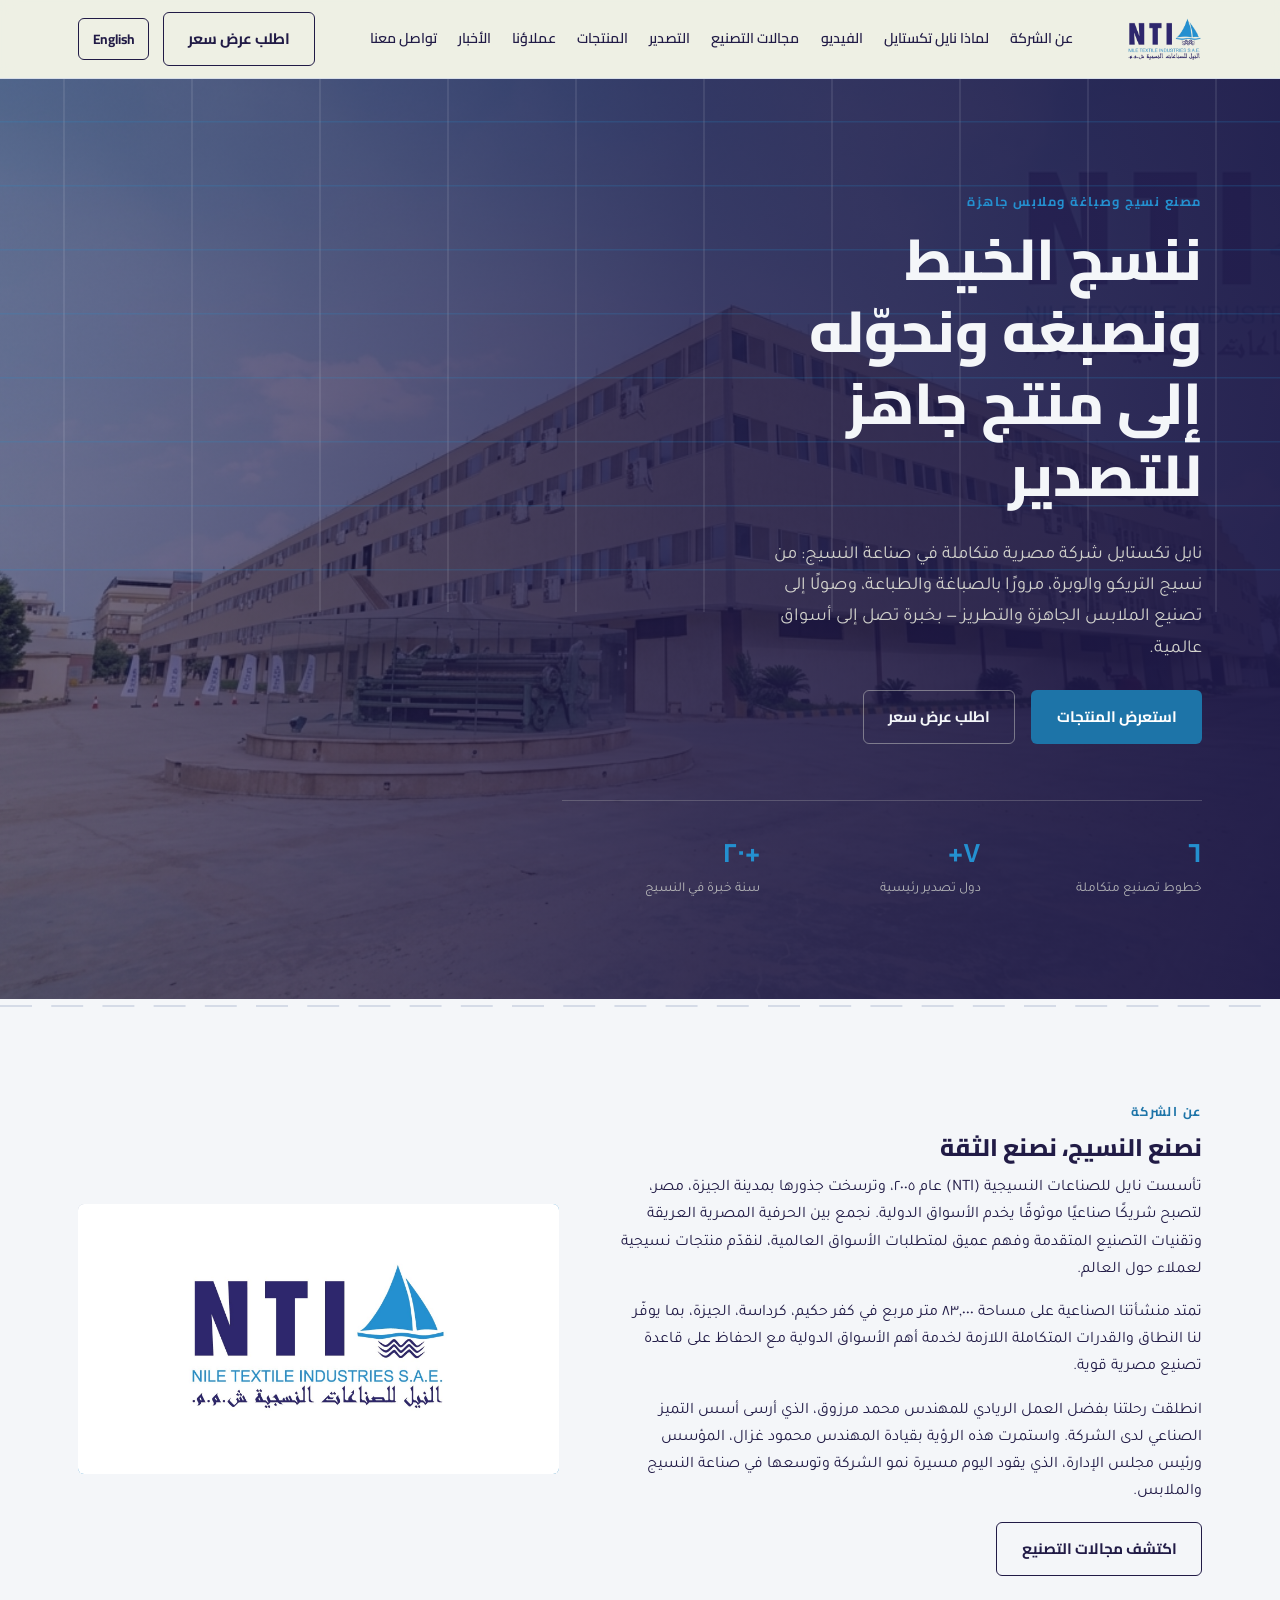
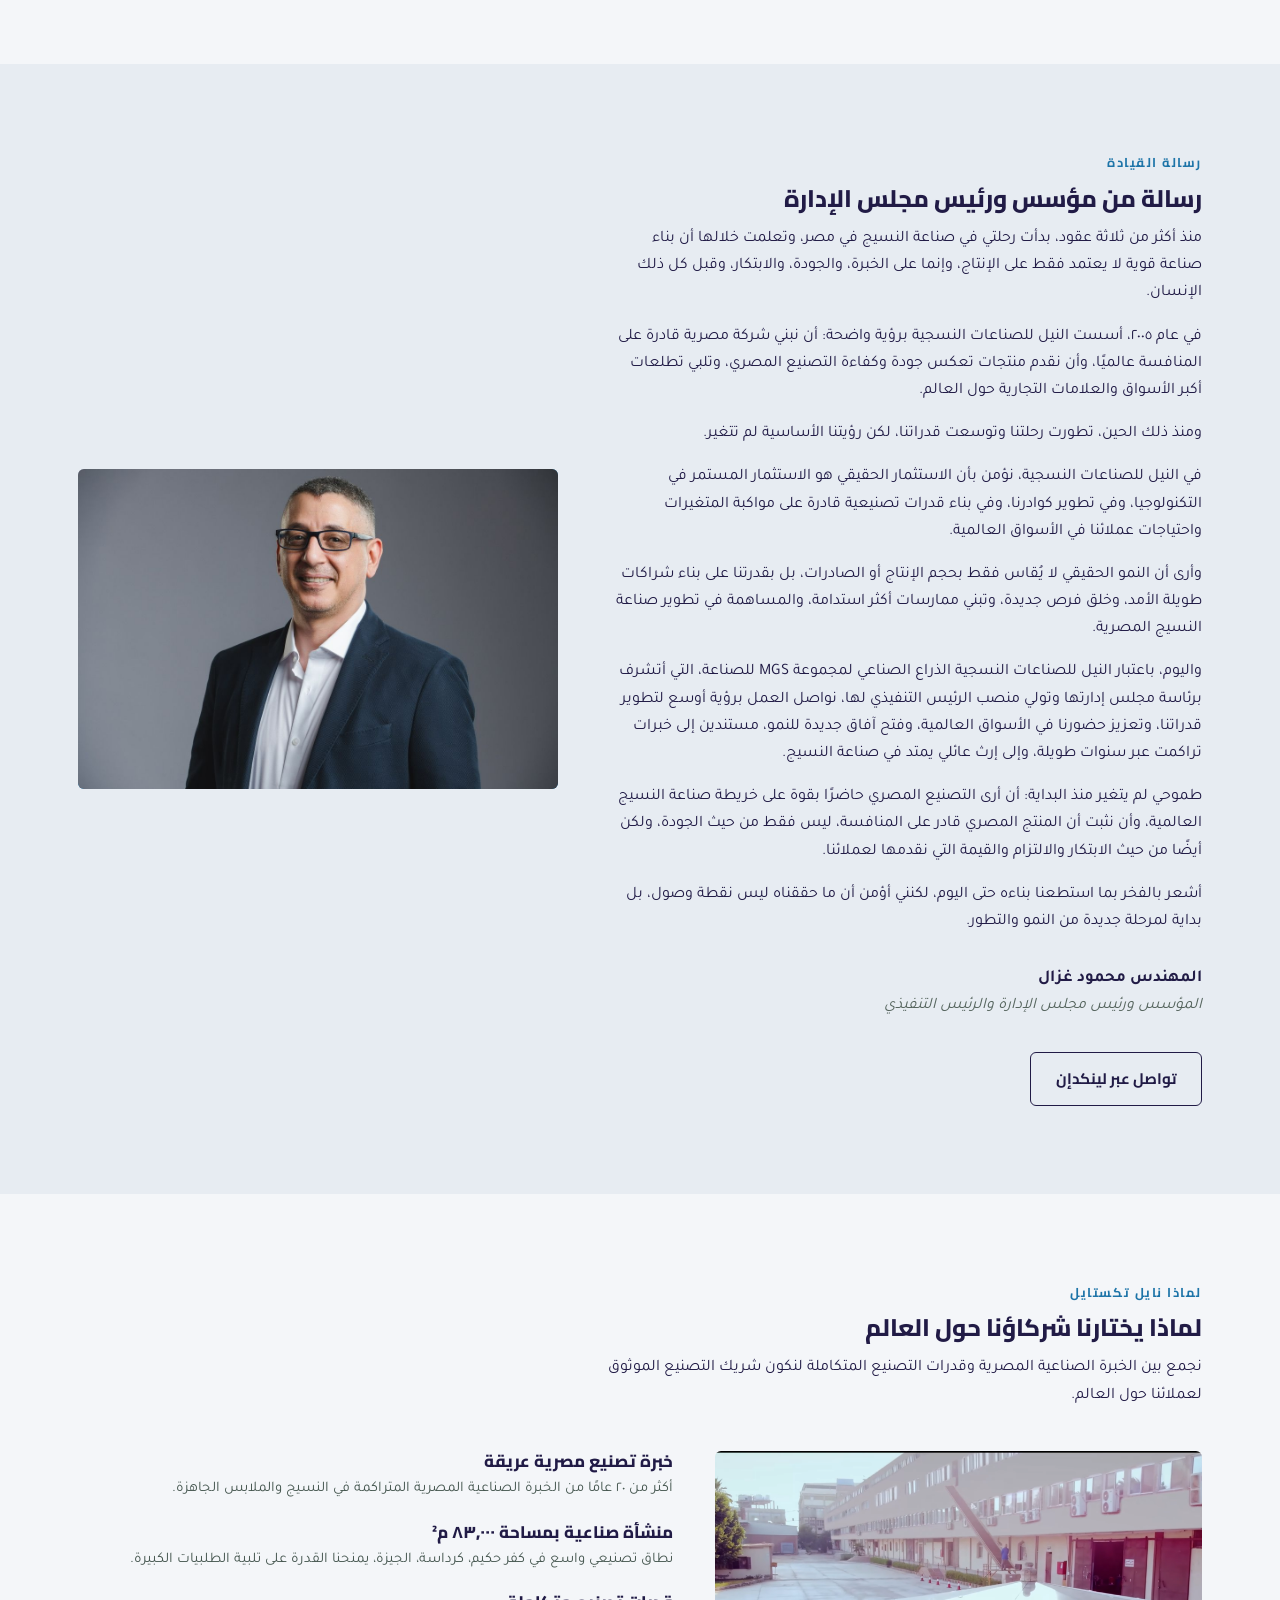
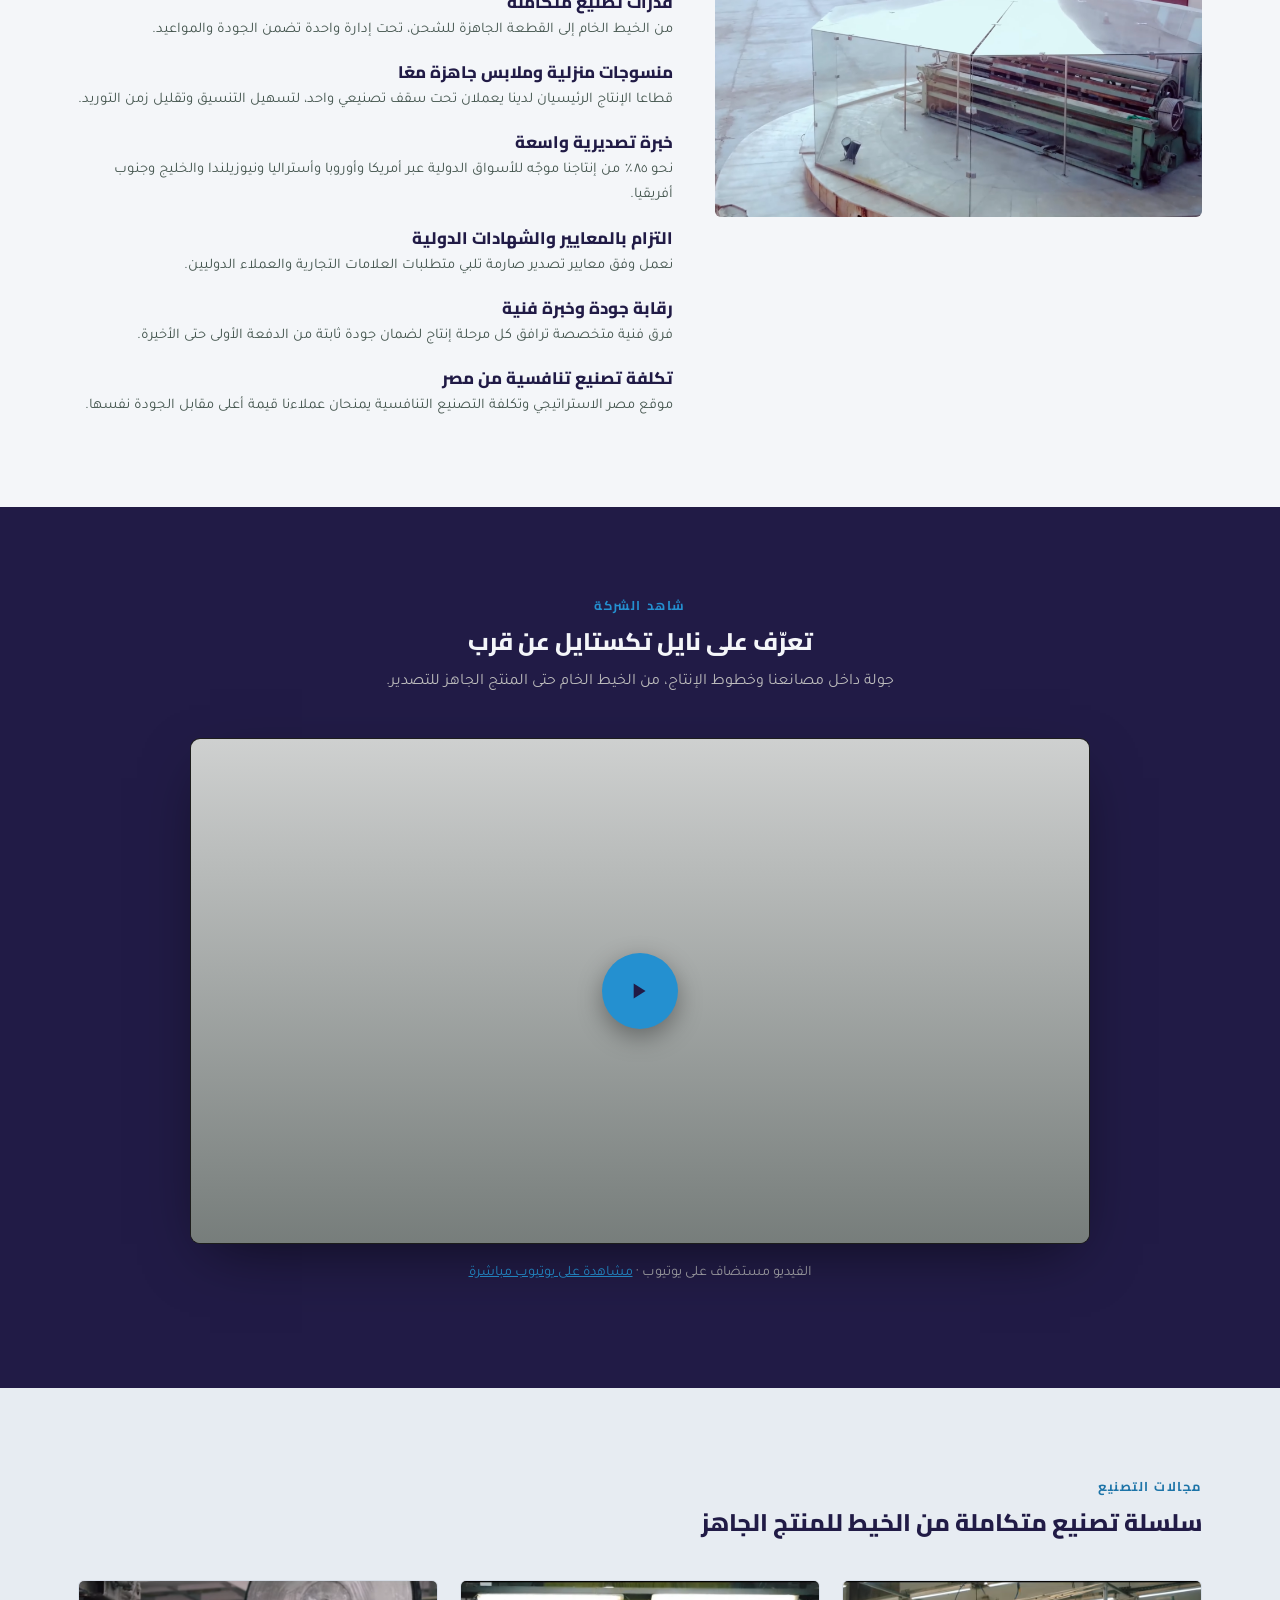
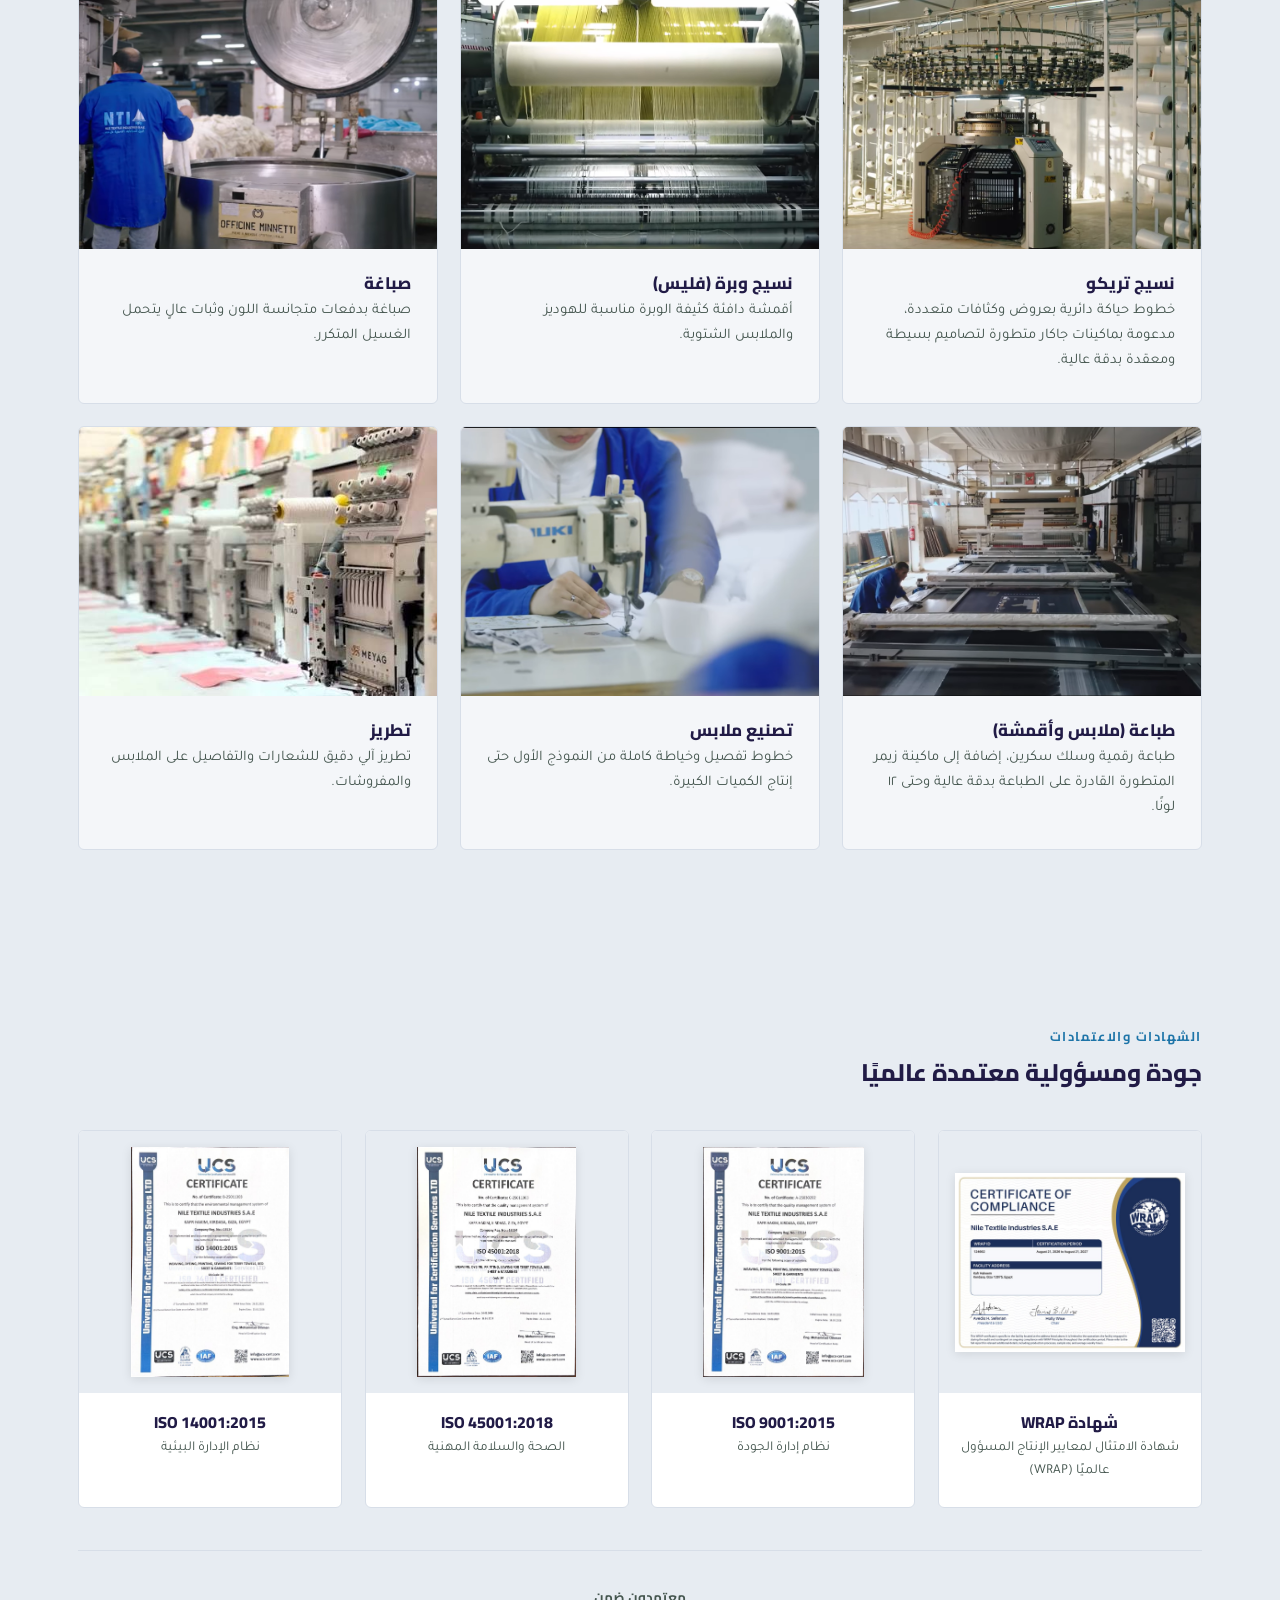
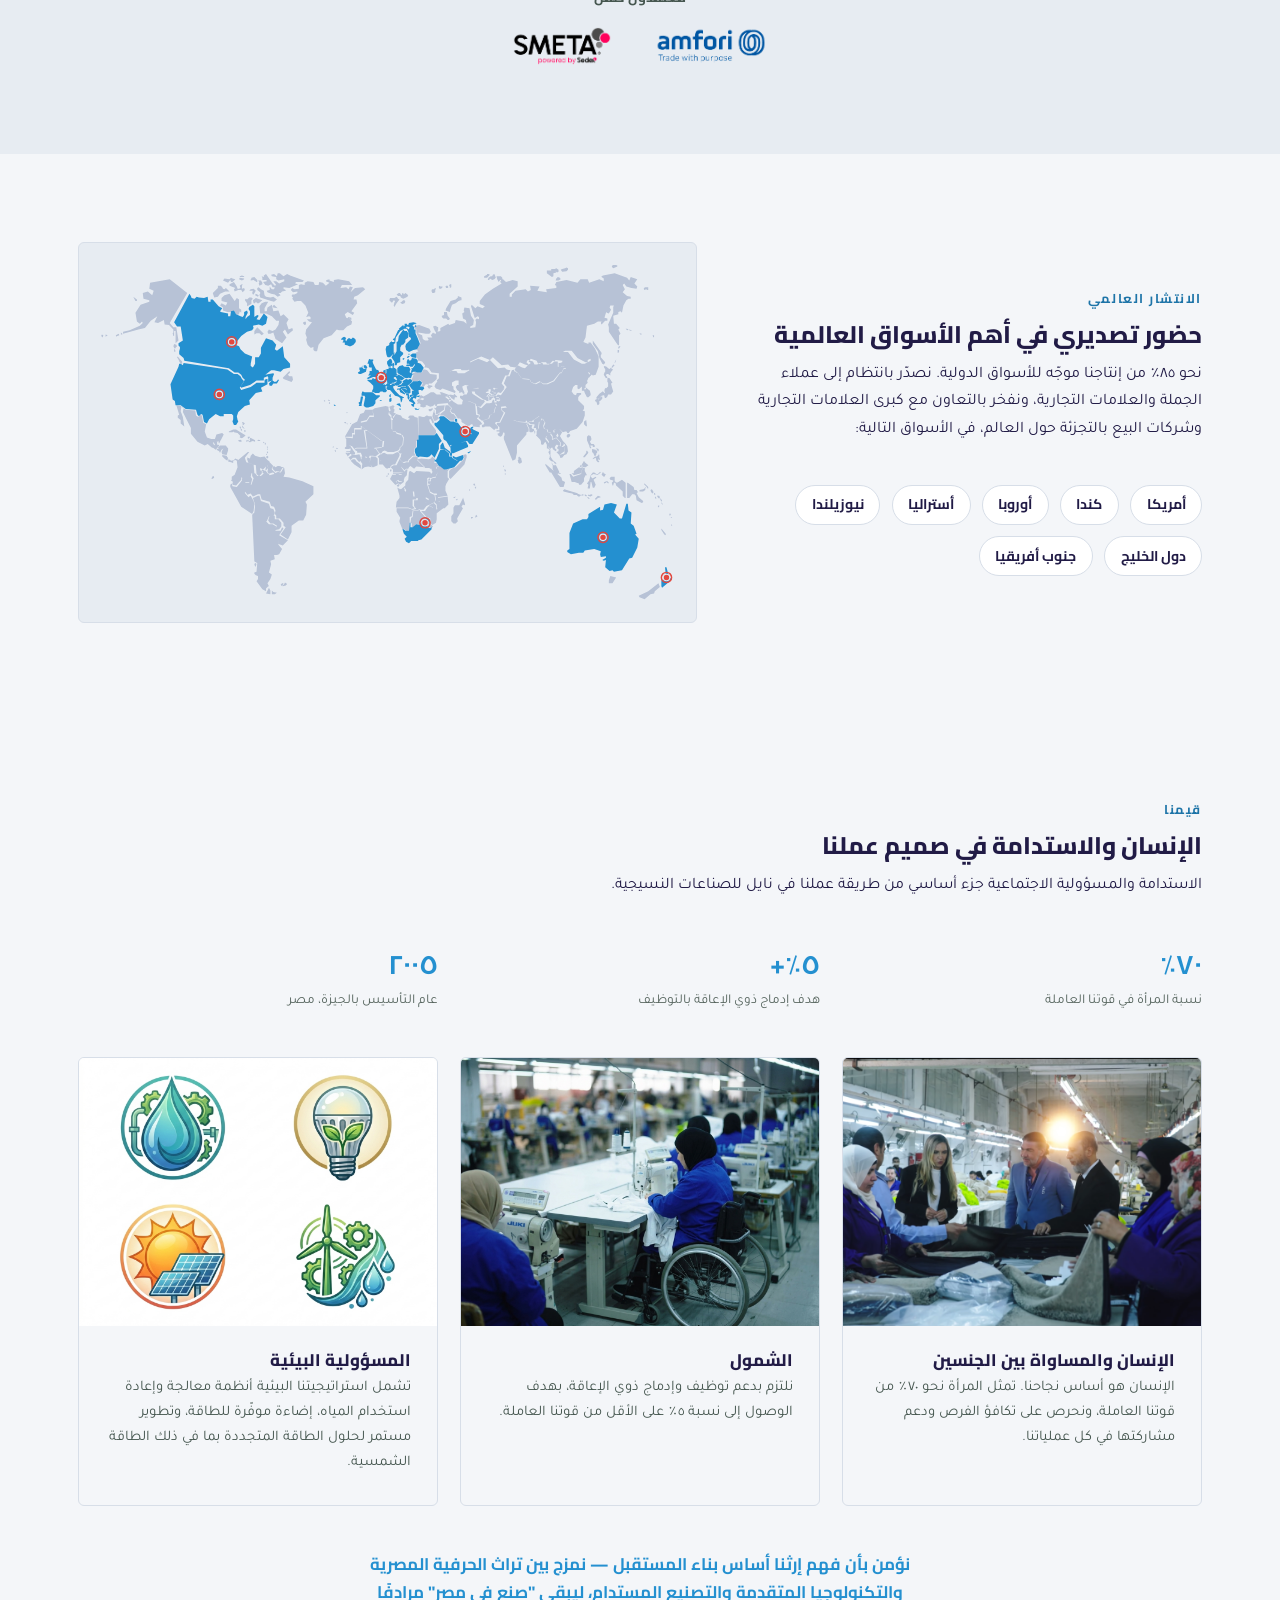
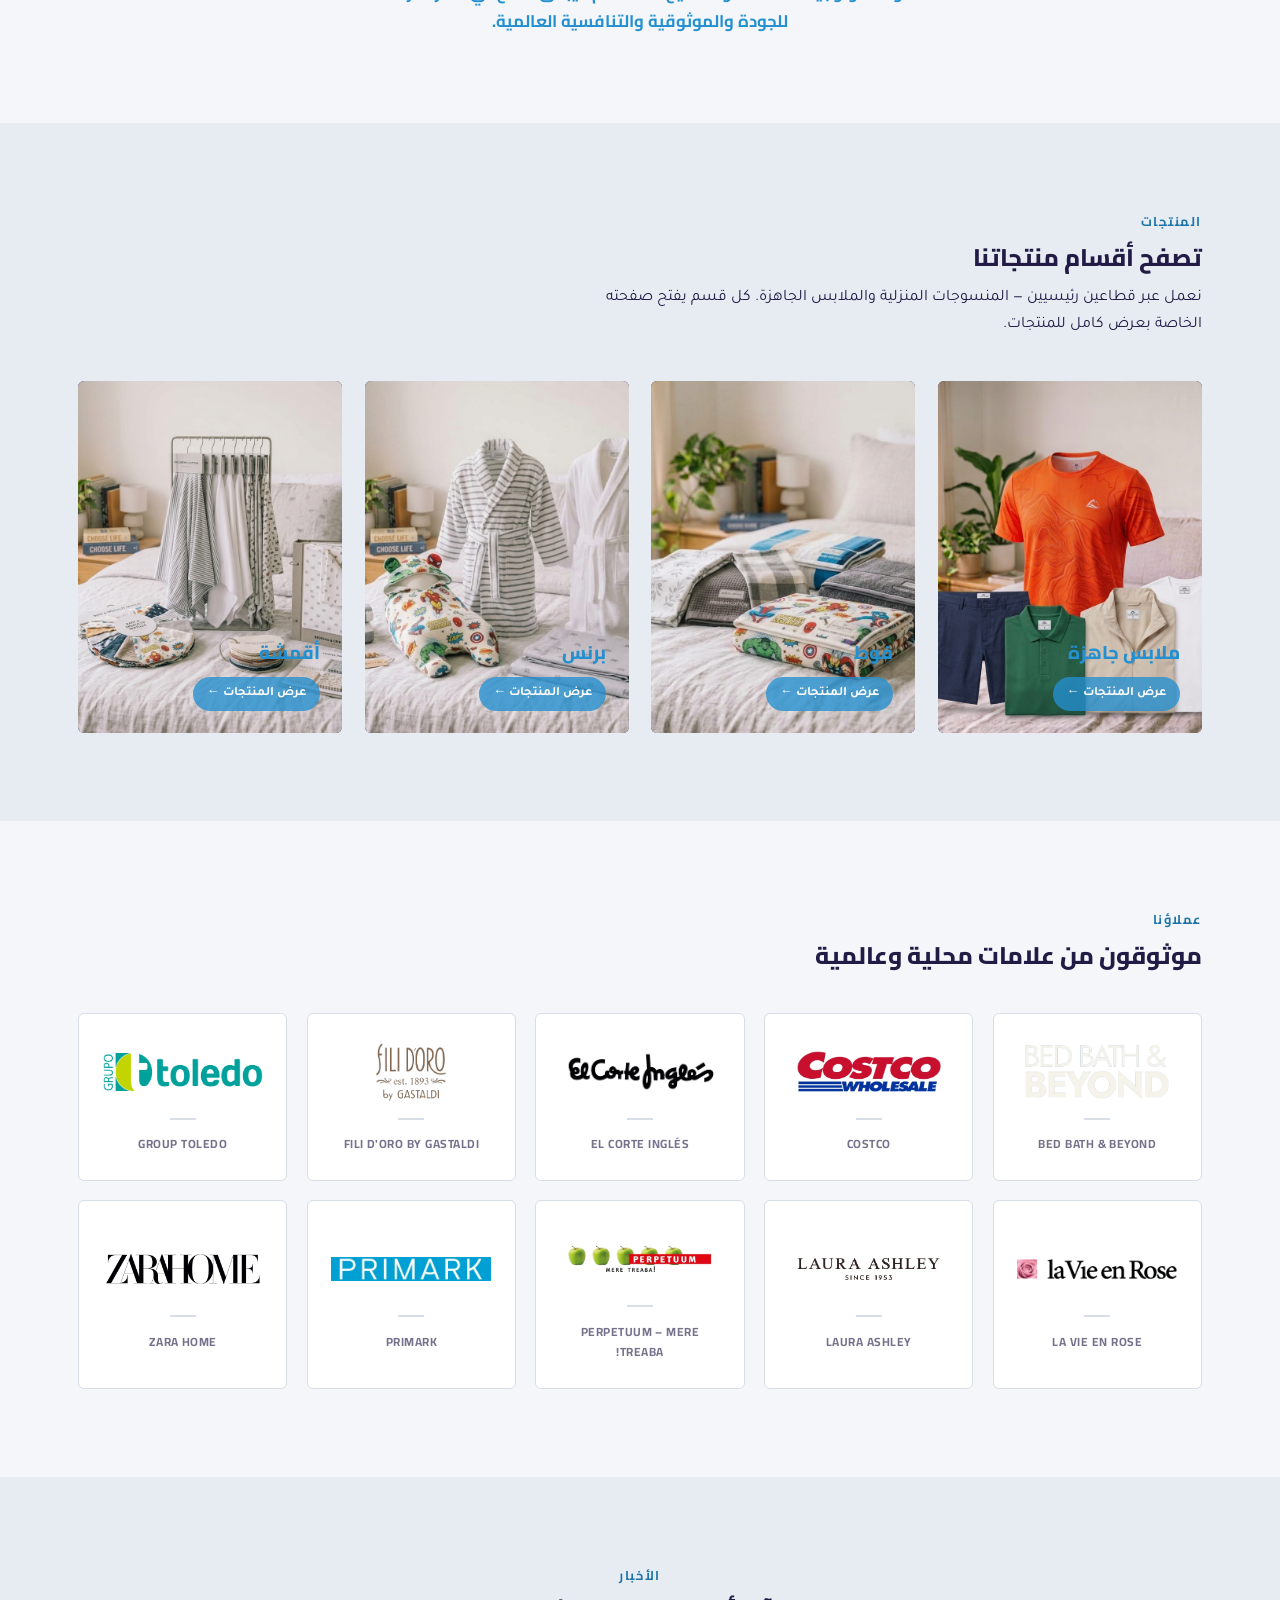
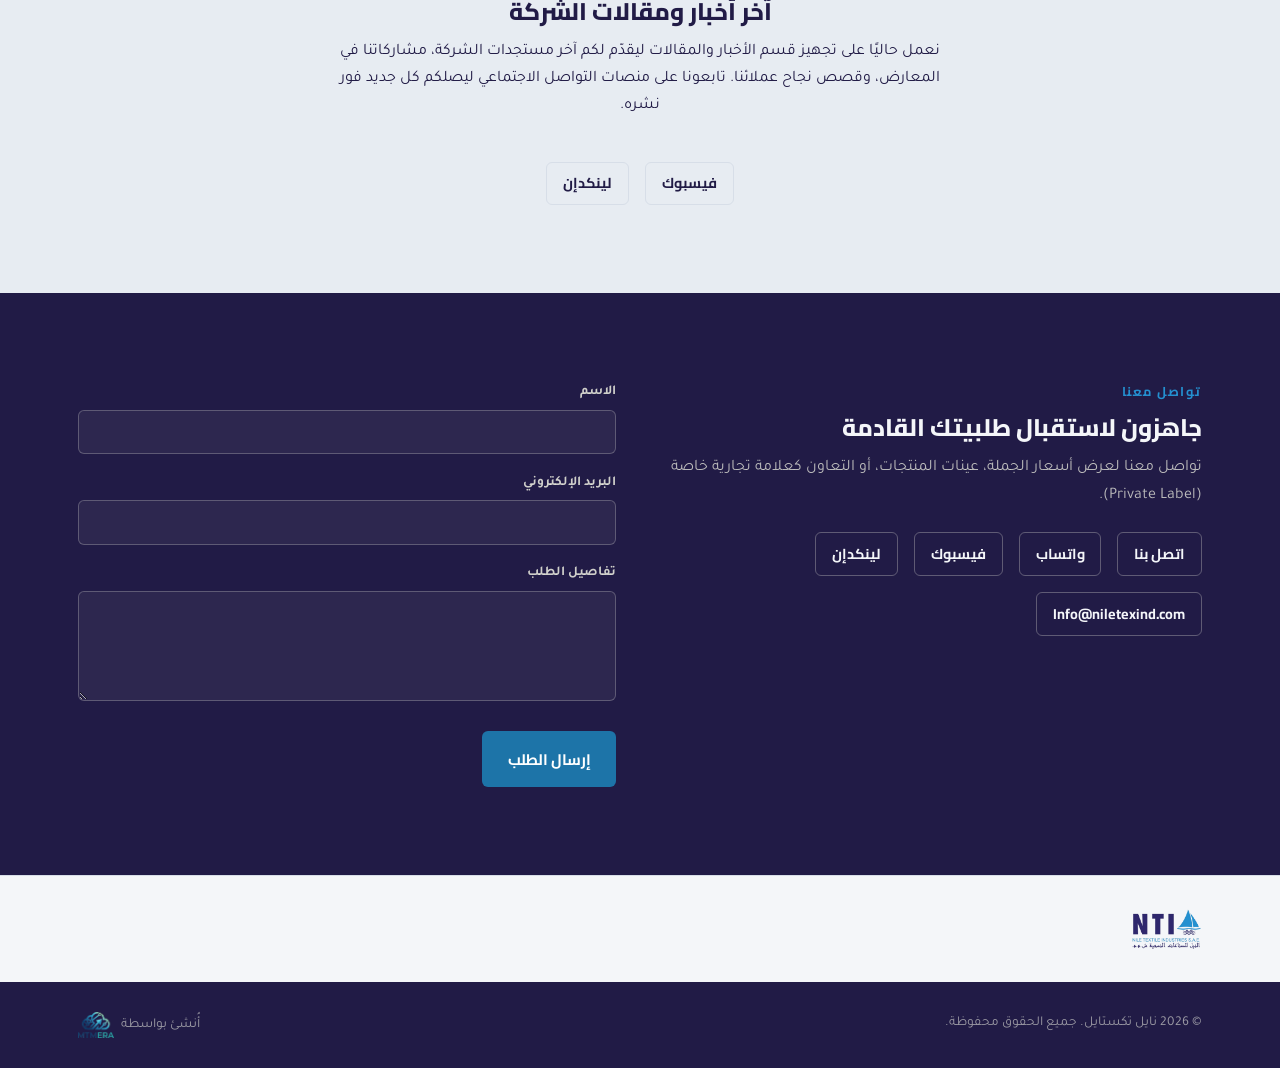
<file: index.html>
<!doctype html>
<html lang="ar" dir="rtl">
<head>
<meta charset="UTF-8">
<meta name="viewport" content="width=device-width, initial-scale=1.0">
<title data-title-ar="نايل تكستايل | صناعة وصباغة الأقمشة والملابس الجاهزة" data-title-en="Nile Textile | Fabric Manufacturing, Dyeing &amp; Ready-made Clothing">نايل تكستايل | صناعة وصباغة الأقمشة والملابس الجاهزة</title>
<meta name="description" content="نايل تكستايل — تصنيع نسيج التريكو والوبرة، صباغة وطباعة الأقمشة، وتصنيع الملابس الجاهزة، بجودة تصدير لأسواق أمريكا وأوروبا وأستراليا.">
<link rel="icon" href="assets/favicon.png">
<link rel="preconnect" href="https://fonts.googleapis.com">
<link href="https://fonts.googleapis.com/css2?family=Cairo:wght@600;700;800&family=Tajawal:wght@400;500;700&display=swap" rel="stylesheet">
<link rel="stylesheet" href="css/style.css">
</head>
<body>

    <header class="site-header">
        <div class="container">
            <a href="index.html" class="brand">
                <img src="assets/logo-full.png" alt="نايل للصناعات النسيجية — Nile Textile Industries">
            </a>
            <nav class="nav-links" id="nav-links">
                <a href="#about"><span data-lang="ar">عن الشركة</span><span data-lang="en">About</span></a>
                <a href="#why-nti"><span data-lang="ar">لماذا نايل تكستايل</span><span data-lang="en">Why NTI</span></a>
                <a href="#video"><span data-lang="ar">الفيديو</span><span data-lang="en">Video</span></a>
                <a href="#capabilities"><span data-lang="ar">مجالات التصنيع</span><span data-lang="en">Capabilities</span></a>
                <a href="#export"><span data-lang="ar">التصدير</span><span data-lang="en">Export</span></a>
                <a href="#products"><span data-lang="ar">المنتجات</span><span data-lang="en">Products</span></a>
                <a href="#clients"><span data-lang="ar">عملاؤنا</span><span data-lang="en">Clients</span></a>
                <a href="#news"><span data-lang="ar">الأخبار</span><span data-lang="en">News</span></a>
                <a href="#contact"><span data-lang="ar">تواصل معنا</span><span data-lang="en">Contact</span></a>
            </nav>
            <div style="display:flex; align-items:center;">
                <a href="#contact" class="btn btn-outline header-cta">
                    <span data-lang="ar">اطلب عرض سعر</span><span data-lang="en">Request a Quote</span>
                </a>
                <button class="lang-toggle" type="button">English</button>
            </div>
            <button class="nav-toggle" aria-label="فتح القائمة"><span></span><span></span><span></span></button>
        </div>
    </header>

    <!-- ===================== HERO ===================== -->
    <section class="hero">
        <svg class="hero-weave" viewBox="0 0 1200 500" preserveAspectRatio="none" aria-hidden="true">
        <g stroke="#2490d0" stroke-width="1.4" fill="none" opacity=".55">
            <path d="M-50 40 H1250" class="weave-h" />
            <path d="M-50 100 H1250" class="weave-h" />
            <path d="M-50 160 H1250" class="weave-h" />
            <path d="M-50 220 H1250" class="weave-h" />
            <path d="M-50 280 H1250" class="weave-h" />
            <path d="M-50 340 H1250" class="weave-h" />
            <path d="M-50 400 H1250" class="weave-h" />
            <path d="M-50 460 H1250" class="weave-h" />
        </g>
        <g stroke="#f4f6f9" stroke-width="1.4" fill="none" opacity=".35">
            <path d="M60 -50 V550" class="weave-v" />
            <path d="M180 -50 V550" class="weave-v" />
            <path d="M300 -50 V550" class="weave-v" />
            <path d="M420 -50 V550" class="weave-v" />
            <path d="M540 -50 V550" class="weave-v" />
            <path d="M660 -50 V550" class="weave-v" />
            <path d="M780 -50 V550" class="weave-v" />
            <path d="M900 -50 V550" class="weave-v" />
            <path d="M1020 -50 V550" class="weave-v" />
            <path d="M1140 -50 V550" class="weave-v" />
        </g>
        </svg>
        <div class="container">
            <span class="eyebrow hero-eyebrow">
                <span data-lang="ar">مصنع نسيج وصباغة وملابس جاهزة</span>
                <span data-lang="en">Textile Mill · Dyeing · Ready-made Clothing</span>
            </span>
            <h1>
                <span data-lang="ar">ننسج الخيط ونصبغه ونحوّله إلى منتج جاهز للتصدير</span>
                <span data-lang="en">We weave the yarn, dye it, and turn it into an export-ready product</span>
            </h1>
            <p class="lead">
                <span data-lang="ar">نايل تكستايل شركة مصرية متكاملة في صناعة النسيج: من نسيج التريكو والوبرة، مرورًا بالصباغة والطباعة، وصولًا إلى تصنيع الملابس الجاهزة والتطريز — بخبرة تصل إلى أسواق عالمية.</span>
                <span data-lang="en">Nile Textile is a fully integrated Egyptian textile manufacturer: from knit and fleece fabric, through dyeing and printing, to ready-made garment production and embroidery — with the experience to reach global markets.</span>
            </p>
            <div class="hero-actions">
                <a href="#products" class="btn btn-primary"><span data-lang="ar">استعرض المنتجات</span><span data-lang="en">Browse Products</span></a>
                <a href="#contact" class="btn btn-ghost"><span data-lang="ar">اطلب عرض سعر</span><span data-lang="en">Request a Quote</span></a>
            </div>
            <div class="hero-stats">
                <div><strong data-lang="ar">٦</strong><strong data-lang="en">6</strong><span data-lang="ar">خطوط تصنيع متكاملة</span><span data-lang="en">Integrated production lines</span></div>
                <div><strong data-lang="ar">٧+</strong><strong data-lang="en">7+</strong><span data-lang="ar">دول تصدير رئيسية</span><span data-lang="en">Key export markets</span></div>
                <div><strong data-lang="ar">+٢٠</strong><strong data-lang="en">20+</strong><span data-lang="ar">سنة خبرة في النسيج</span><span data-lang="en">Years of textile expertise</span></div>
            </div>
        </div>
    </section>

    <div class="weave-rule" aria-hidden="true">
        <svg viewBox="0 0 400 14" preserveAspectRatio="none"><path d="M0 7 H400" stroke="#b7c2d6" stroke-width="1" stroke-dasharray="10 6" /></svg>
    </div>

    <!-- ===================== ABOUT ===================== -->
    <section id="about">
        <div class="container about-grid">
            <div class="reveal">
                <span class="eyebrow"><span data-lang="ar">عن الشركة</span><span data-lang="en">About Us</span></span>
                <h2>
                    <span data-lang="ar">نصنع النسيج، نصنع الثقة</span>
                    <span data-lang="en">Crafting Textiles, Creating Trust</span>
                </h2>
                <p>
                    <span data-lang="ar">تأسست نايل للصناعات النسيجية (NTI) عام ٢٠٠٥، وترسخت جذورها بمدينة الجيزة، مصر، لتصبح شريكًا صناعيًا موثوقًا يخدم الأسواق الدولية. نجمع بين الحرفية المصرية العريقة وتقنيات التصنيع المتقدمة وفهم عميق لمتطلبات الأسواق العالمية، لنقدّم منتجات نسيجية لعملاء حول العالم.</span>
                    <span data-lang="en">Nile Textile Industries (NTI) was established in 2005 and is proudly rooted in Giza, Egypt, growing into a trusted industrial partner serving international markets. We combine Egyptian craftsmanship heritage with advanced manufacturing technology and a deep understanding of international market requirements to deliver textile products to customers around the world.</span>
                </p>
                <p>
                    <span data-lang="ar">تمتد منشأتنا الصناعية على مساحة ٨٣,٠٠٠ متر مربع في كفر حكيم، كرداسة، الجيزة، بما يوفّر لنا النطاق والقدرات المتكاملة اللازمة لخدمة أهم الأسواق الدولية مع الحفاظ على قاعدة تصنيع مصرية قوية.</span>
                    <span data-lang="en">Our manufacturing facility spans 83,000 square metres in Kafr Hakim, Kerdassa, Giza, providing the scale and integrated capabilities required to serve major international markets while maintaining a strong Egyptian manufacturing base.</span>
                </p>
                <p>
                    <span data-lang="ar">انطلقت رحلتنا بفضل العمل الريادي للمهندس محمد مرزوق، الذي أرسى أسس التميز الصناعي لدى الشركة. واستمرت هذه الرؤية بقيادة المهندس محمود غزال، المؤسس ورئيس مجلس الإدارة، الذي يقود اليوم مسيرة نمو الشركة وتوسعها في صناعة النسيج والملابس.</span>
                    <span data-lang="en">Our journey began with the pioneering work of Engineer Mohamed Marzouk, whose commitment to industrial excellence helped establish NTI's manufacturing foundation. This vision has continued under the leadership of Engineer Mahmoud Ghazal, Founder and Chairman, driving the company's growth, development and expansion across the textile and garment industry.</span>
                </p>
                <a href="#capabilities" class="btn btn-outline"><span data-lang="ar">اكتشف مجالات التصنيع</span><span data-lang="en">Explore Our Capabilities</span></a>
            </div>
            <div class="about-figure reveal">
                <img src="assets/niletextile%20logo.jpg" alt="نايل للصناعات النسيجية">
            </div>
        </div>
    </section>

    <!-- ===================== CEO MESSAGE ===================== -->
    <section id="ceo-message" class="section-alt">
        <div class="container about-grid">
            <div class="reveal">
                <span class="eyebrow"><span data-lang="ar">رسالة القيادة</span><span data-lang="en">Leadership Message</span></span>
                <h2>
                    <span data-lang="ar">رسالة من مؤسس ورئيس مجلس الإدارة</span>
                    <span data-lang="en">A Message from Our Founder &amp; Chairman</span>
                </h2>
                <p>
                    <span data-lang="ar">منذ أكثر من ثلاثة عقود، بدأت رحلتي في صناعة النسيج في مصر، وتعلمت خلالها أن بناء صناعة قوية لا يعتمد فقط على الإنتاج، وإنما على الخبرة، والجودة، والابتكار، وقبل كل ذلك الإنسان.</span>
                    <span data-lang="en">More than three decades ago, I began my journey in Egypt's textile industry, and along the way I learned that building a strong industry doesn't depend on production alone — it depends on experience, quality, innovation, and above all, people.</span>
                </p>
                <p>
                    <span data-lang="ar">في عام ٢٠٠٥، أسست النيل للصناعات النسجية برؤية واضحة: أن نبني شركة مصرية قادرة على المنافسة عالميًا، وأن نقدم منتجات تعكس جودة وكفاءة التصنيع المصري، وتلبي تطلعات أكبر الأسواق والعلامات التجارية حول العالم.</span>
                    <span data-lang="en">In 2005, I founded Nile Textile Industries with a clear vision: to build an Egyptian company capable of competing globally, and to deliver products that reflect the quality and efficiency of Egyptian manufacturing, meeting the expectations of the world's leading markets and brands.</span>
                </p>
                <p>
                    <span data-lang="ar">ومنذ ذلك الحين، تطورت رحلتنا وتوسعت قدراتنا، لكن رؤيتنا الأساسية لم تتغير.</span>
                    <span data-lang="en">Since then, our journey has evolved and our capabilities have expanded, but our core vision has never changed.</span>
                </p>
                <p>
                    <span data-lang="ar">في النيل للصناعات النسجية، نؤمن بأن الاستثمار الحقيقي هو الاستثمار المستمر في التكنولوجيا، وفي تطوير كوادرنا، وفي بناء قدرات تصنيعية قادرة على مواكبة المتغيرات واحتياجات عملائنا في الأسواق العالمية.</span>
                    <span data-lang="en">At Nile Textile Industries, we believe that true investment means continuous investment — in technology, in developing our people, and in building manufacturing capabilities able to keep pace with change and our customers' needs across global markets.</span>
                </p>
                <p>
                    <span data-lang="ar">وأرى أن النمو الحقيقي لا يُقاس فقط بحجم الإنتاج أو الصادرات، بل بقدرتنا على بناء شراكات طويلة الأمد، وخلق فرص جديدة، وتبني ممارسات أكثر استدامة، والمساهمة في تطوير صناعة النسيج المصرية.</span>
                    <span data-lang="en">I believe real growth isn't measured only by production volume or exports, but by our ability to build long-term partnerships, create new opportunities, adopt more sustainable practices, and contribute to the development of Egypt's textile industry.</span>
                </p>
                <p>
                    <span data-lang="ar">واليوم، باعتبار النيل للصناعات النسجية الذراع الصناعي لمجموعة MGS للصناعة، التي أتشرف برئاسة مجلس إدارتها وتولي منصب الرئيس التنفيذي لها، نواصل العمل برؤية أوسع لتطوير قدراتنا، وتعزيز حضورنا في الأسواق العالمية، وفتح آفاق جديدة للنمو، مستندين إلى خبرات تراكمت عبر سنوات طويلة، وإلى إرث عائلي يمتد في صناعة النسيج.</span>
                    <span data-lang="en">Today, as Nile Textile Industries stands as the industrial arm of MGS Industries — where I am honoured to serve as Chairman of the Board and Chief Executive Officer — we continue to work with a broader vision: growing our capabilities, strengthening our presence in global markets, and opening new horizons for growth, drawing on years of accumulated experience and a family legacy rooted in the textile industry.</span>
                </p>
                <p>
                    <span data-lang="ar">طموحي لم يتغير منذ البداية: أن أرى التصنيع المصري حاضرًا بقوة على خريطة صناعة النسيج العالمية، وأن نثبت أن المنتج المصري قادر على المنافسة، ليس فقط من حيث الجودة، ولكن أيضًا من حيث الابتكار والالتزام والقيمة التي نقدمها لعملائنا.</span>
                    <span data-lang="en">My ambition hasn't changed since day one: to see Egyptian manufacturing stand firmly on the global textile map, and to prove that the Egyptian product can compete — not only in quality, but in innovation, commitment, and the value we deliver to our clients.</span>
                </p>
                <p>
                    <span data-lang="ar">أشعر بالفخر بما استطعنا بناءه حتى اليوم، لكنني أؤمن أن ما حققناه ليس نقطة وصول، بل بداية لمرحلة جديدة من النمو والتطور.</span>
                    <span data-lang="en">I am proud of what we have built so far, but I believe that what we have achieved is not a destination — it is the beginning of a new stage of growth and progress.</span>
                </p>
                <p style="margin-top:1.8em;">
                    <strong style="display:block; font-size:1.05rem;"><span data-lang="ar">المهندس محمود غزال</span><span data-lang="en">Eng. Mahmoud Ghazal</span></strong>
                    <em style="color:#55645d;"><span data-lang="ar">المؤسس ورئيس مجلس الإدارة والرئيس التنفيذي</span><span data-lang="en">Founder, Chairman &amp; CEO</span></em>
                </p>
                <a href="https://www.linkedin.com/in/mahmoud-ghazzal/" target="_blank" rel="noopener" class="btn btn-outline" style="margin-top:1em;">
                    <span data-lang="ar">تواصل عبر لينكدإن</span><span data-lang="en">Connect on LinkedIn</span>
                </a>
            </div>
            <div class="about-figure ceo-figure reveal">
                <img src="assets/ceo.jpeg" alt="المهندس محمود غزال — المؤسس ورئيس مجلس الإدارة والرئيس التنفيذي">
            </div>
        </div>
    </section>

    <!-- ===================== WHY NTI ===================== -->
    <section id="why-nti">
        <div class="container">
            <div class="section-head reveal">
                <span class="eyebrow"><span data-lang="ar">لماذا نايل تكستايل</span><span data-lang="en">Why NTI</span></span>
                <h2>
                    <span data-lang="ar">لماذا يختارنا شركاؤنا حول العالم</span>
                    <span data-lang="en">Why Partners Choose NTI</span>
                </h2>
                <p>
                    <span data-lang="ar">نجمع بين الخبرة الصناعية المصرية وقدرات التصنيع المتكاملة لنكون شريك التصنيع الموثوق لعملائنا حول العالم.</span>
                    <span data-lang="en">We combine Egyptian manufacturing expertise with integrated production capabilities to be the trusted manufacturing partner for clients worldwide.</span>
                </p>
            </div>
            <div class="why-grid">
            <div class="why-figure reveal">
                <img src="assets/why%20nti.png" alt="منشأة نايل للصناعات النسيجية">
            </div>
            <div class="why-list">
                <div class="cap-card reveal">
                    <h3><span data-lang="ar">خبرة تصنيع مصرية عريقة</span><span data-lang="en">Egyptian Manufacturing Expertise</span></h3>
                    <p><span data-lang="ar">أكثر من ٢٠ عامًا من الخبرة الصناعية المصرية المتراكمة في النسيج والملابس الجاهزة.</span><span data-lang="en">Over 20 years of accumulated Egyptian industrial expertise in textiles and ready-made garments.</span></p>
                </div>
                <div class="cap-card reveal">
                    <h3><span data-lang="ar">منشأة صناعية بمساحة ٨٣,٠٠٠ م²</span><span data-lang="en">An 83,000 sqm Industrial Facility</span></h3>
                    <p><span data-lang="ar">نطاق تصنيعي واسع في كفر حكيم، كرداسة، الجيزة، يمنحنا القدرة على تلبية الطلبيات الكبيرة.</span><span data-lang="en">A large-scale footprint in Kafr Hakim, Kerdassa, Giza, giving us the capacity to fulfil large orders.</span></p>
                </div>
                <div class="cap-card reveal">
                    <h3><span data-lang="ar">قدرات تصنيع متكاملة</span><span data-lang="en">Integrated Manufacturing Capabilities</span></h3>
                    <p><span data-lang="ar">من الخيط الخام إلى القطعة الجاهزة للشحن، تحت إدارة واحدة تضمن الجودة والمواعيد.</span><span data-lang="en">From raw yarn to the piece ready for shipping, under one management that ensures quality and timelines.</span></p>
                </div>
                <div class="cap-card reveal">
                    <h3><span data-lang="ar">منسوجات منزلية وملابس جاهزة معًا</span><span data-lang="en">Home Textiles &amp; Garments Under One Roof</span></h3>
                    <p><span data-lang="ar">قطاعا الإنتاج الرئيسيان لدينا يعملان تحت سقف تصنيعي واحد، لتسهيل التنسيق وتقليل زمن التوريد.</span><span data-lang="en">Our two core production sectors operate under one manufacturing roof, simplifying coordination and shortening lead times.</span></p>
                </div>
                <div class="cap-card reveal">
                    <h3><span data-lang="ar">خبرة تصديرية واسعة</span><span data-lang="en">Export Experience</span></h3>
                    <p><span data-lang="ar">نحو ٨٥٪ من إنتاجنا موجّه للأسواق الدولية عبر أمريكا وأوروبا وأستراليا ونيوزيلندا والخليج وجنوب أفريقيا.</span><span data-lang="en">Approximately 85% of our production serves international markets across the USA, Europe, Australia, New Zealand, the Gulf and South Africa.</span></p>
                </div>
                <div class="cap-card reveal">
                    <h3><span data-lang="ar">التزام بالمعايير والشهادات الدولية</span><span data-lang="en">International Compliance &amp; Certifications</span></h3>
                    <p><span data-lang="ar">نعمل وفق معايير تصدير صارمة تلبي متطلبات العلامات التجارية والعملاء الدوليين.</span><span data-lang="en">We operate to strict export standards that meet the requirements of international brands and clients.</span></p>
                </div>
                <div class="cap-card reveal">
                    <h3><span data-lang="ar">رقابة جودة وخبرة فنية</span><span data-lang="en">Quality Control &amp; Technical Expertise</span></h3>
                    <p><span data-lang="ar">فرق فنية متخصصة ترافق كل مرحلة إنتاج لضمان جودة ثابتة من الدفعة الأولى حتى الأخيرة.</span><span data-lang="en">Specialised technical teams accompany every production stage to ensure consistent quality from the first batch to the last.</span></p>
                </div>
                <div class="cap-card reveal">
                    <h3><span data-lang="ar">تكلفة تصنيع تنافسية من مصر</span><span data-lang="en">Competitive Sourcing From Egypt</span></h3>
                    <p><span data-lang="ar">موقع مصر الاستراتيجي وتكلفة التصنيع التنافسية يمنحان عملاءنا قيمة أعلى مقابل الجودة نفسها.</span><span data-lang="en">Egypt's strategic location and competitive manufacturing costs give our clients greater value for the same quality.</span></p>
                </div>
            </div>
            </div>
        </div>
    </section>

    <!-- ===================== VIDEO ===================== -->
    <section id="video" class="video-section">
        <div class="container">
            <div class="section-head reveal">
                <span class="eyebrow"><span data-lang="ar">شاهد الشركة</span><span data-lang="en">Watch the Company</span></span>
                <h2>
                    <span data-lang="ar">تعرّف على نايل تكستايل عن قرب</span>
                    <span data-lang="en">Get to Know Nile Textile Up Close</span>
                </h2>
                <p style="color:rgba(237,239,226,.75)">
                    <span data-lang="ar">جولة داخل مصانعنا وخطوط الإنتاج، من الخيط الخام حتى المنتج الجاهز للتصدير.</span>
                    <span data-lang="en">A tour inside our mills and production lines, from raw yarn to export-ready product.</span>
                </p>
            </div>
            <div class="video-frame reveal" id="video-frame">
                <button type="button" class="video-facade" id="video-facade"
                        style="background-image:url('https://img.youtube.com/vi/WcMPBDiUGKQ/hqdefault.jpg')"
                        aria-label="تشغيل فيديو الشركة">
                    <span class="video-play">
                        <svg viewBox="0 0 24 24" fill="#211b46" xmlns="http://www.w3.org/2000/svg"><path d="M8 5v14l11-7z" /></svg>
                    </span>
                </button>
            </div>
            <p class="video-caption">
                <span data-lang="ar">الفيديو مستضاف على يوتيوب</span>
                <span data-lang="en">Video hosted on YouTube</span>
                · <a href="https://www.youtube.com/watch?v=WcMPBDiUGKQ" target="_blank" rel="noopener" style="color:var(--dye-gold); text-decoration:underline;">
                    <span data-lang="ar">مشاهدة على يوتيوب مباشرة</span>
                    <span data-lang="en">Watch directly on YouTube</span>
                </a>
            </p>
        </div>
    </section>

    <!-- ===================== CAPABILITIES ===================== -->
    <section id="capabilities" class="section-alt">
        <div class="container">
            <div class="section-head reveal">
                <span class="eyebrow"><span data-lang="ar">مجالات التصنيع</span><span data-lang="en">Manufacturing Capabilities</span></span>
                <h2>
                    <span data-lang="ar">سلسلة تصنيع متكاملة من الخيط للمنتج الجاهز</span>
                    <span data-lang="en">A full manufacturing chain, from yarn to finished product</span>
                </h2>
            </div>
            <div class="cap-grid">
                <div class="cap-card reveal">
                    <div class="cap-thumb"><img src="assets/%D9%86%D8%B3%D9%8A%D8%AC%20%D8%AA%D8%B1%D9%8A%D9%83%D9%88%20%D8%AF%D8%A7%D8%A6%D8%B1%D9%8A.png" alt="نسيج تريكو" loading="lazy"></div>
                    <div class="cap-body">
                    <h3><span data-lang="ar">نسيج تريكو</span><span data-lang="en">Knit Fabric</span></h3>
                    <p><span data-lang="ar">خطوط حياكة دائرية بعروض وكثافات متعددة، مدعومة بماكينات جاكار متطورة لتصاميم بسيطة ومعقدة بدقة عالية.</span><span data-lang="en">Circular knitting lines in various widths and densities, supported by advanced Jacquard machines for both simple and highly complex designs with precision.</span></p>
                    </div>
                </div>
                <div class="cap-card reveal">
                    <div class="cap-thumb"><img src="assets/%D9%86%D8%B3%D9%8A%D8%AC%20%D9%88%D8%A8%D8%B1%D8%A9.png" alt="نسيج وبرة" loading="lazy"></div>
                    <div class="cap-body">
                    <h3><span data-lang="ar">نسيج وبرة (فليس)</span><span data-lang="en">Fleece Fabric</span></h3>
                    <p><span data-lang="ar">أقمشة دافئة كثيفة الوبرة مناسبة للهوديز والملابس الشتوية.</span><span data-lang="en">Warm, dense fleece fabric suited to hoodies and winter garments.</span></p>
                    </div>
                </div>
                <div class="cap-card reveal">
                    <div class="cap-thumb"><img src="assets/%D8%B5%D8%A8%D8%A7%D8%BA%D8%A9.png" alt="صباغة" loading="lazy"></div>
                    <div class="cap-body">
                    <h3><span data-lang="ar">صباغة</span><span data-lang="en">Dyeing</span></h3>
                    <p><span data-lang="ar">صباغة بدفعات متجانسة اللون وثبات عالٍ يتحمل الغسيل المتكرر.</span><span data-lang="en">Batch dyeing with consistent colour and high fastness through repeated washing.</span></p>
                    </div>
                </div>
                <div class="cap-card reveal">
                    <div class="cap-thumb"><img src="assets/%D8%B7%D8%A8%D8%A7%D8%B9%D8%A9.png" alt="طباعة" loading="lazy"></div>
                    <div class="cap-body">
                    <h3><span data-lang="ar">طباعة (ملابس وأقمشة)</span><span data-lang="en">Printing (Garments &amp; Fabrics)</span></h3>
                    <p><span data-lang="ar">طباعة رقمية وسلك سكرين، إضافة إلى ماكينة زيمر المتطورة القادرة على الطباعة بدقة عالية وحتى ١٢ لونًا.</span><span data-lang="en">Digital and screen printing, plus an advanced Zimmer printing machine capable of high-precision printing with up to 12 colours.</span></p>
                    </div>
                </div>
                <div class="cap-card reveal">
                    <div class="cap-thumb"><img src="assets/%D8%AA%D8%B5%D9%86%D9%8A%D8%B9%20%D9%85%D9%84%D8%A7%D8%A8%D8%B3.png" alt="تصنيع ملابس" loading="lazy"></div>
                    <div class="cap-body">
                    <h3><span data-lang="ar">تصنيع ملابس</span><span data-lang="en">Garment Manufacturing</span></h3>
                    <p><span data-lang="ar">خطوط تفصيل وخياطة كاملة من النموذج الأول حتى إنتاج الكميات الكبيرة.</span><span data-lang="en">Full cutting and sewing lines, from first sample to large-quantity production.</span></p>
                    </div>
                </div>
                <div class="cap-card reveal">
                    <div class="cap-thumb"><img src="assets/%D8%AA%D8%B7%D8%B1%D9%8A%D8%B2.jpg" alt="تطريز" loading="lazy"></div>
                    <div class="cap-body">
                    <h3><span data-lang="ar">تطريز</span><span data-lang="en">Embroidery</span></h3>
                    <p><span data-lang="ar">تطريز آلي دقيق للشعارات والتفاصيل على الملابس والمفروشات.</span><span data-lang="en">Precise machine embroidery for logos and details on garments and home textiles.</span></p>
                    </div>
                </div>
            </div>
        </div>
    </section>

    <!-- ===================== CERTIFICATIONS ===================== -->
    <section id="certifications" class="section-alt">
        <div class="container">
            <div class="section-head reveal">
                <span class="eyebrow"><span data-lang="ar">الشهادات والاعتمادات</span><span data-lang="en">Certifications &amp; Accreditations</span></span>
                <h2>
                    <span data-lang="ar">جودة ومسؤولية معتمدة عالميًا</span>
                    <span data-lang="en">Internationally Certified Quality &amp; Responsibility</span>
                </h2>
            </div>
            <div class="cert-grid">
                <div class="cert-card reveal">
                    <a class="cert-thumb" href="assets/certificate-wrap.pdf" target="_blank" rel="noopener noreferrer">
                        <img src="assets/certificate-wrap-thumb.jpg" alt="WRAP Certificate of Compliance" loading="lazy">
                    </a>
                    <div class="cert-body">
                        <h3><span data-lang="ar">شهادة WRAP</span><span data-lang="en">WRAP Certification</span></h3>
                        <p><span data-lang="ar">شهادة الامتثال لمعايير الإنتاج المسؤول عالميًا (WRAP)</span><span data-lang="en">Worldwide Responsible Accredited Production — Certificate of Compliance</span></p>
                    </div>
                </div>
                <div class="cert-card reveal">
                    <a class="cert-thumb" href="assets/certificate-iso9001.pdf" target="_blank" rel="noopener noreferrer">
                        <img src="assets/certificate-iso9001-thumb.jpg" alt="ISO 9001:2015 Certificate" loading="lazy">
                    </a>
                    <div class="cert-body">
                        <h3><span data-lang="ar">ISO 9001:2015</span><span data-lang="en">ISO 9001:2015</span></h3>
                        <p><span data-lang="ar">نظام إدارة الجودة</span><span data-lang="en">Quality Management System</span></p>
                    </div>
                </div>
                <div class="cert-card reveal">
                    <a class="cert-thumb" href="assets/certificate-iso45001.pdf" target="_blank" rel="noopener noreferrer">
                        <img src="assets/certificate-iso45001-thumb.jpg" alt="ISO 45001:2018 Certificate" loading="lazy">
                    </a>
                    <div class="cert-body">
                        <h3><span data-lang="ar">ISO 45001:2018</span><span data-lang="en">ISO 45001:2018</span></h3>
                        <p><span data-lang="ar">الصحة والسلامة المهنية</span><span data-lang="en">Occupational Health &amp; Safety Management</span></p>
                    </div>
                </div>
                <div class="cert-card reveal">
                    <a class="cert-thumb" href="assets/certificate-iso14001.pdf" target="_blank" rel="noopener noreferrer">
                        <img src="assets/certificate-iso14001-thumb.jpg" alt="ISO 14001:2015 Certificate" loading="lazy">
                    </a>
                    <div class="cert-body">
                        <h3><span data-lang="ar">ISO 14001:2015</span><span data-lang="en">ISO 14001:2015</span></h3>
                        <p><span data-lang="ar">نظام الإدارة البيئية</span><span data-lang="en">Environmental Management System</span></p>
                    </div>
                </div>
            </div>
            <div class="cert-accredited reveal">
                <span class="cert-accredited-label"><span data-lang="ar">معتمدون ضمن</span><span data-lang="en">Accredited through</span></span>
                <div class="cert-accredited-logos">
                    <img src="assets/amfori-logo.png" alt="amfori" loading="lazy">
                    <img src="assets/sedex-smeta-logo.png" alt="SMETA — powered by Sedex" loading="lazy">
                </div>
            </div>
        </div>
    </section>

    <!-- ===================== EXPORT ===================== -->
    <section id="export">
        <div class="container export-grid">
            <div class="export-copy">
                <div class="section-head reveal">
                    <span class="eyebrow"><span data-lang="ar">الانتشار العالمي</span><span data-lang="en">Global Reach</span></span>
                    <h2><span data-lang="ar">حضور تصديري في أهم الأسواق العالمية</span><span data-lang="en">A Global Export Footprint</span></h2>
                    <p><span data-lang="ar">نحو ٨٥٪ من إنتاجنا موجّه للأسواق الدولية. نصدّر بانتظام إلى عملاء الجملة والعلامات التجارية، ونفخر بالتعاون مع كبرى العلامات التجارية وشركات البيع بالتجزئة حول العالم، في الأسواق التالية:</span><span data-lang="en">Approximately 85% of our production serves international markets. We regularly export to wholesale buyers and brands, and are proud to work with leading international brands and retailers, across the following markets:</span></p>
                </div>
                <div class="country-strip reveal">
                    <span class="country-chip"><span data-lang="ar">أمريكا</span><span data-lang="en">USA</span></span>
                    <span class="country-chip"><span data-lang="ar">كندا</span><span data-lang="en">Canada</span></span>
                    <span class="country-chip"><span data-lang="ar">أوروبا</span><span data-lang="en">Europe</span></span>
                    <span class="country-chip"><span data-lang="ar">أستراليا</span><span data-lang="en">Australia</span></span>
                    <span class="country-chip"><span data-lang="ar">نيوزيلندا</span><span data-lang="en">New Zealand</span></span>
                    <span class="country-chip"><span data-lang="ar">دول الخليج</span><span data-lang="en">Gulf Region</span></span>
                    <span class="country-chip"><span data-lang="ar">جنوب أفريقيا</span><span data-lang="en">South Africa</span></span>
                </div>
            </div>
            <div class="export-map reveal">
                <svg class="world-map-svg" viewBox="30.767 241.591 784.077 458.627" xmlns="http://www.w3.org/2000/svg" role="img" aria-label="خريطة الدول المصدَّر إليها">
                    <path class="wm-land" fill-rule="nonzero" d="M546,435l1,11l3,1l0,2l-2,2l5,4l9,-3l1,-4l6,-3l2,-8l2,-2l-2,-3l5,-3l-1,-1l-2,0l0,2l-3,0l0,-3l-1,-1l-2,2l0,2l-3,1l-5,0l-7,7L546,435L546,435z M507,421l4,5l-1,1l-3,-1l-4,-3l0,-2L507,421L507,421z M437,547l3,11l0,3l-4,5l-1,8l17,0l5,2l4,-1l-3,-3l0,-9l5,0v-4l-4,0l-1,-9l-2,0l-1,-1l-1,0l-1,3h-5l-1,-1l0,-2l-1,-2L437,547L437,547z M436,544l2,2l2,-2l-1,-2l0,0L436,544L436,544z M279,601l2,2l-6,9l-2,2l1,11l5,6l-4,7l-3,1h-4l1,6l-6,2l1,5l-3,11l4,3l-2,6l-4,6l2,4l-5,1l-4,-5l-1,-15l-6,-26l2,-9l-4,-12l3,-15l2,-3l-1,-2l3,-3l7,0l4,4l5,0l5,3l-1,3l0,3l7,0L279,601L279,601z M265,688l0,5l4,0l3,-2l-5,-1L265,688L265,688z M729,668l-2,6l0,4l5,0l5,-8L729,668L729,668z M509,419l-1,1l4,5l1,0l2,2l1,-4l3,0l0,-1l-4,-4l-1,2L509,419L509,419z M616,458l-1,2l3,6l0,4l1,1l3,0l2,-2l1,1l0,3l1,-1l0,-3l-1,0l-1,-3l-2,0l-1,-2l1,-2l0,-1h-4L616,458L616,458z M404,493l3,0l5,7l-5,4l-3,-1l-5,0l-1,3l-4,0l-1,-1l1,-4L404,493L404,493z M479,538l4,0l-1,3l-1,1h-1l-1,-2L479,538L479,538z M412,515h2l0,-5l2,-3l0,-6l-2,0l-4,3l2,3L412,515L412,515z M689,515l-2,3l2,1l1,-2L689,515L689,515z M239,561l7,-3l2,0l2,7l11,4l2,6l4,1l2,5l-1,4l-7,1l-3,7l-6,0l-2,0l-3,3l-2,0l-6,-13l2,-2l1,-9l-1,-5L239,561L239,561z M287,618l5,-10l0,-9l10,-7h6l4,-8l1,-14l-2,-4l11,-10l0,-11l-15,-7l-18,-5l-8,-1l2,-5l-1,-7l-2,-1l-3,5l-1,2l-4,-2l-12,4l-4,-5l1,-5l-4,4l-4,-2l0,1l0,2l4,2l-5,6l-3,0l-3,-4l-4,0l0,4l2,3l-3,9l-3,0l-5,3l-1,6l4,5l1,-1l3,-1l3,4l7,-3l3,0l2,7l11,3l2,6l4,1l2,5l-1,5l2,2l0,4l5,0l5,6l0,4l3,2l-7,10L287,618L287,618z M222,463l-1,0l0,2l1,1l1,-1L222,463L222,463z M224,466l-2,1l1,2l1,-1L224,466L224,466z M229,468l-2,0l0,1l1,2l1,-1L229,468L229,468z M228,466l-3,-1l-1,-3l1,0l1,2l1,1L228,466L228,466z M226,461l-1,0l0,-2l-1,-1l1,-1l2,1l1,1L226,461L226,461z M616,454l1,2l5,0l0,-3L616,454L616,454z M455,595l2,1l0,5l2,0l4,-4l5,1l1,-4l7,-6l-8,-9l0,-2l-1,0l-2,2l-6,0l-1,8l-2,1L455,595L455,595z M192,483l0,3h1l2,-5h-2L192,483L192,483z M131,350l-1,3l1,2l1,1l0,1l-1,0l0,3l1,1l1,-1l-1,-3l1,-2l2,-2l-1,-2L131,350L131,350z M136,367l-1,1l2,3l1,3l2,3l2,0v-3l-2,-2L136,367L136,367z M268,296l-2,2l1,2l6,1l-4,-4L268,296L268,296z M191,270l0,3l-7,7l2,6l5,-1l3,-4l7,-3l6,0l-5,-5l-2,2l-2,-1l-1,-2l-2,-2L191,270L191,270z M200,260l-2,3l7,3l3,-4l1,3h2l4,-4l-4,-1l-2,-1l-2,2L200,260L200,260z M213,265l-6,3v2l8,3l-2,2l1,3l5,-2h4l2,3l3,-3l-1,-3l-3,1l0,-4l1,-2h-1l-2,1l-1,1l1,3l-2,1l-2,0l-1,-3L213,265L213,265z M221,259l-1,2l4,2l3,-2l0,-1L221,259L221,259z M224,256l-3,1l0,1l6,0l0,-1L224,256L224,256z M237,259l0,1l-1,1v2l4,-1l4,3h1v-3l-4,-4L237,259L237,259z M246,263l2,2l-1,2l1,3l4,-2v-2l-2,-3L246,263L246,263z M252,259l0,3h5l1,1l0,1l-5,1l3,4l4,1l6,-3l-9,-13l-3,2l0,2l-3,-1L252,259L252,259z M207,281l-7,2l-4,4l0,4l8,2l-2,4l-6,-3l-2,3l4,3l0,4l6,2l7,0l1,-2l5,6l3,-1l1,-4l2,2l0,-4l-3,-2l0,-12l-3,-2l-3,4L207,281L207,281z M231,289l-2,-1l-1,2l3,4l0,4l6,-3v-5l2,-2l-2,-2h-3L231,289L231,289z M243,287l-4,3l1,4h2l1,-2l2,2l2,0l5,-4L243,287L243,287z M243,281l-1,2l4,2l1,-2L243,281L243,281z M240,274l-4,1l-2,2l5,0l-1,3l1,2l1,0l3,-5L240,274L240,274z M247,272l-2,1l0,3l4,3l0,2l-1,1l1,4l15,5l4,1l4,-3l-5,-4l-4,1l-6,-1l-2,-2l-1,-6l-4,-2L247,272L247,272z M260,292l-4,0l-5,2l-3,4l1,10l8,0l8,4l6,6l4,0l-1,6l-4,6l-4,2l-3,-1l-2,-1l-2,3l1,3l3,0l4,-2l3,9l9,6l6,-8l-5,-8l3,-3l4,7l7,-6l-1,-3l-5,2l-3,-9l3,-5l-7,-7l-4,3l-3,-8l-7,1l-2,-9l-6,4l-1,5h-3l0,-4L260,292L260,292z M262,274v2l-4,1l1,2l5,2l5,1l4,3l4,-2l-3,-3h3l2,-2l5,-1v-1l-3,-2l0,-2l8,1l12,-5l-4,-1l1,-2h9l2,-2l-19,-7l-4,-2l-5,3l-5,-4l-3,0l-1,4l-4,-3l-4,1l1,2l6,1l0,3l3,2l8,-2l0,3l-7,3l-4,-3l-4,0l4,5l-2,1l-3,-3l-2,1l2,4h3l-1,3l-3,0l-3,-4L262,274L262,274z M245,327l-4,5l0,5l3,-2h4l3,3l3,-2L245,327L245,327z M289,387l-9,9l1,2l11,4l2,-3l-1,-5l-4,0l-2,-2l3,-3L289,387L289,387z M438,547l9,0l2,3l0,2l1,1h4l1,-2h2l1,1l2,0l1,9l4,0v1l12,5l1,1h2l0,-4l-4,-2l0,-3l2,-4l4,0l-4,-12l0,-5l6,-9l0,-1l-1,0l0,-2l-1,0l-1,-1l-18,-1l-3,3l-5,-3l-2,1l-1,11l-3,3l-1,2l0,3l-6,5l-2,-1l0,1L438,547L438,547z M443,519l4,4l2,-2l3,0l1,-2l2,-2l5,4l3,-3l12,1l-11,-11l1,-1l0,-2l-2,-1h-4l-6,6l0,2l-5,0l0,1l-3,0l-3,5L443,519L443,519z M439,527l0,1l4,0l0,11l-4,0l-2,-2l-2,1l0,0l1,0l0,2l-2,2l1,1l3,-2h1l0,1l2,1l5,-4l0,-3l1,-3l3,-3l1,-8l-2,0l-3,4L439,527L439,527z M388,522l4,-3l5,-1l5,1l-2,-4l-1,-2l1,-7l-4,0l-2,-2l-4,0l-2,0l0,4l-1,0l-1,2l3,4L388,522L388,522z M261,684l-4,8l6,1l0,-5L261,684L261,684z M260,682l-3,3l0,4l-5,-3l-6,-8l-2,-3l2,-3l0,-4l-3,-1l-2,-2l0,-2l3,-1l1,-12l-4,-2l-3,-64l1,-1l6,13l2,0l1,2l-2,3l-3,15l4,12l-2,9l6,26l1,15l5,5L260,682L260,682z M242,650l-1,2l1,3l1,0l1,-4L242,650L242,650z M428,519l3,3l0,4l15,0l1,-1l-4,-5l-1,-2l3,-5l-2,-3l-2,-1v-2l2,-1l0,-5l-1,0l0,3l-6,12l-4,0l-3,2L428,519L428,519z M594,386l-3,8l-4,0l-4,10l4,5l-8,11l-4,-1l-3,3l1,2l3,0l2,4l3,1l9,12v6l5,3l5,-1l6,4l8,2l4,0l4,0l9,-6l3,0l1,3l2,1l3,5l-2,5l1,3l4,1l1,4l4,0l1,-2l6,-3l4,0l5,5l3,-1l2,0l1,2l2,0l2,-3l9,-3l8,-9l3,-9l0,-6l-3,-1l2,-2l0,-4l-8,-8v-4l2,-3l2,-1l0,-2h-6l-1,3l-3,-1l-3,-4l2,-6l3,-3l3,0l0,5l2,1l4,-4l1,0l0,-3l3,-4l3,0l2,-5l2,-1l0,-3l-2,-2l0,-5l3,0l0,-12l-2,1L694,377l-4,0l-11,-6l-8,-10l-8,0l-2,2l3,6l-1,6l-3,1l-2,0l0,6l2,0l3,-2l5,2v2l-3,0l-3,6l-2,0l-8,11l-9,4l-6,0l-4,-3l-6,3l-6,-2l-2,-4l-11,-1l-6,-9h-2l-2,-4L594,386z M672,473l-2,1l-1,2l1,2l2,0l2,-2l0,-2L672,473L672,473z M234,498l-2,0l-12,10l-1,3l-2,0l1,8l-4,10l4,4l6,0l4,6l6,0l0,4h2l2,-8l-2,-3l1,-5l4,0l-1,-12l-10,-3l-2,-6L234,498L234,498z M203,503l1,2l1,1l-1,4l-3,-2l-4,-4v-2L203,503L203,503z M206,470v1l5,0l2,-1l0,1l5,1l4,4l-1,1l0,1l3,1l3,-2l2,-2l-2,-1l-11,-7l-4,0L206,470L206,470z M350,490l-2,1l1,1l1,-1L350,490L350,490z M354,492l-1,1l1,1l2,-1L354,492L354,492z M352,495l-1,1l1,2l1,-1L352,495L352,495z M485,438l1,1l-3,3l-2,0l-1,-1l0,-2l2,0L485,438L485,438z M256,485l-1,2l1,1l1,-1L256,485L256,485z M242,482l-5,-3l-3,-1l-1,6l1,0l1,1l1,-1l3,-1l3,1L242,482L242,482z M425,436l-4,-1l-15,3l-3,2l2,10l-6,0l-4,6l-8,2l0,4l28,21l5,0l16,-12l-2,-2l-3,0l-2,-3V454l-1,-1l0,-3l-3,-3l0,-3l1,-1l-1,-4L425,436L425,436z M214,529l-4,3l0,4l-1,1l3,2l-1,1l0,3l5,1l7,-8l0,-3l-3,0L214,529L214,529z M184,531l-1,2l-1,1l1,1l2,-1l1,-1l-1,-2L184,531L184,531z M466,449l2,0l4,1l2,0l3,-2h1l2,1h3l1,0l2,5l1,2l0,2l-1,1l-1,-1l-2,-5l-2,0l0,2l1,3l8,10l0,4l-2,3l-22,0L466,449L466,449z M374,458l-2,1l1,1L374,458L374,458z M369,459l-2,0l1,1h1L369,459L369,459z M365,457l-1,1l2,1l1,-2L365,457L365,457z M281,678l-2,0l-2,2l2,2L281,678L281,678z M283,677l-1,2l-2,2l0,1l4,-1l2,-2L283,677L283,677z M276,517l5,3l-3,5l-1,1l-3,-2l0,-6L276,517L276,517z M540,587l-2,0l0,2l1,0l2,-1L540,587L540,587z M517,563l1,1h1l1,-2L517,563L517,563z M259,490l-1,1l1,1l1,0L259,490L259,490z M254,484l-1,1l0,1l2,-1l0,0L254,484L254,484z M435,527l0,2l-5,0l-3,6l7,8l2,-1l0,-2l-1,-1v-1l3,-2l2,2l3,0l0,-9l-4,0l0,-2L435,527L435,527z M495,416l3,4l4,2l2,0l4,-1l1,-1l-11,-4L495,416L495,416z M399,513l1,2l3,4l1,0l4,-2l0,-12l-3,-1l-4,0L399,513L399,513z M293,282l-1,2l2,2l-1,2l3,4l4,-1l5,0l6,6l4,10l-3,6l4,-1l2,1l0,3l-5,0l3,3l4,1l-8,10l-1,6l2,5l-1,3l2,7l4,4l1,0l3,-1l0,4l2,2l3,0l2,-9l7,-9l11,-4l7,-8l3,1h6l5,-5l6,-3l1,-4l-4,-4l-4,-1l-2,-5l4,-3l7,4l2,-3l-4,-2l8,-11l-1,-5l-4,0l1,-4l5,-2l10,-8l-3,-3l-11,1l-6,6l3,-7l-4,-1l-2,4l-3,-3l-8,1l2,-4l14,0l-4,-5l-15,-3l-6,1l0,3l-6,-2l0,-2l-4,1l-1,2l5,2l-5,4l-4,-4l-5,-1l-1,4h-5l-2,-4l-8,-1l-4,2l0,3l-5,-1l-3,1l0,3v2l-6,1l-3,-2l-2,3l3,3l6,-1l0,2l-4,2L293,282L293,282z M311,319l1,2l-1,3h-1l-2,-2l0,-2L311,319L311,319z M370,313l4,1l0,3l-4,-2l-1,-1L370,313L370,313z M367,497l0,1l6,0l0,-1l0,-1l-2,1L367,497L367,497z M370,505l3,4l3,-3l4,0l3,4l2,2l1,-2l1,0l0,-4l-2,-5l-5,1l-6,-1l0,2L370,505L370,505z M427,522l0,2l1,1l1,-1l0,-2L427,522L427,522z M431,527l0,1l4,0l0,-1L431,527L431,527z M183,491l5,4l5,-6l-1,-1l-2,0v-4l-1,-1l-4,1l2,4L183,491L183,491z M368,502l1,2l3,-3l0,-1l-4,-1L368,502L368,502z M261,511l6,6l-2,3l0,2l3,3l0,3l-6,2l-3,-5l1,-6l-1,-4L261,511L261,511z M194,489l8,0l2,3l-1,0l-3,0l-4,3l-2,4l-1,-1l0,-4l-2,-2L194,489L194,489z M232,477l3,0l0,4l0,2l-3,0l-1,1l-1,0l0,-2l4,0l0,-2l-2,-1L232,477L232,477z M640,514l0,2l6,10h2l12,20l5,0l2,-7l-4,-2l-1,-4L640,514L640,514z M697,541l2,2l-1,4v1h3l1,-9l1,0l2,8l2,0l2,-4l-2,-5l-1,-2l4,-3l-1,-1l-4,2h-1l-2,-3l1,-1l3,-2l5,1l1,0l4,-3l-1,-1l-3,3h-2l-3,-2l-2,0l-3,4l-2,7L697,541L697,541z M719,525l-2,4l3,3h1l1,-2l1,-1l-1,-1l-2,-1L719,525L719,525z M724,538l-3,1l-1,1l1,1l2,-1l1,-1l2,2l1,-1l-2,-2L724,538L724,538z M666,549l-2,2l1,1l8,2l4,1l2,2l4,0l2,2l2,0l2,-2l-3,-1l-3,-2l-7,-2L666,549L666,549z M691,556l-2,1l1,1l3,-1L691,556L691,556z M694,556l0,2l2,1l1,-1l-1,-1L694,556L694,556z M699,560l-2,0l2,2h2L699,560L699,560z M699,557l-1,1l4,1l3,-2l-2,-1l-3,1l-1,-1L699,557L699,557z M712,558l-4,4l0,1l2,0l2,-2l4,-1l-1,-1L712,558L712,558z M734,532l-4,0l-2,2l1,2l4,1v1l-2,2l1,4l1,0l1,-4h2l1,4l9,8l0,6l3,3l1,0l0,-21l-5,-4l-5,3l-2,1l-3,-2l0,-6L734,532L734,532z M691,520l-2,8l-11,4l-3,-4l-2,0l3,11l4,0l6,2v2l3,0l4,-5v-4l2,-4l2,0l-3,-6l0,-4L691,520L691,520z M486,445l-1,4l2,5l2,-8v-2L486,445L486,445z M595,510l4,-2l2,-9l0,-10l13,-15v-3l3,-1l0,-4l-3,-6l2,-3l4,3l5,0v2l-1,2l0,1l3,0l1,3h1l2,-3l1,-9l3,-2l0,-3l-1,-2l-2,0l-8,5l0,3l-6,0l-2,-2l-1,0l0,3l-12,-1l-7,-3l0,-4l-5,-3l0,-6l-3,-4l-8,1l1,3l4,3l-7,14l-4,0l-1,2l4,4l0,4l-4,0l0,2l4,0l0,2l-3,1l2,3l3,1l2,-2l1,-3l1,-1l1,1l0,3l-1,2l0,3L595,510L595,510z M503,434l-1,7l-6,5l0,2l5,0l9,7l5,0l0,-2l2,-2l2,1l0,0l-5,-6l-2,0l-3,-4l1,-3l1,0l0,-1l-4,-4L503,434L503,434z M507,428l-1,1l0,2l1,2l5,5l-1,2h-1l0,2l3,3l2,0l5,7l3,0l2,2l0,3l8,5h3l2,-2l2,0l1,3l9,1l0,-3l3,-1l0,-1l-2,-3l-5,-4l3,-3l0,-1l-4,-1l-1,-12l0,-3l-10,-4l-4,1l-2,3l-2,0l-1,1l-5,0l-6,-4l-2,-2l-1,0l-2,2L507,428L507,428z M222,481l-3,1v1l2,1h2l1,-1L222,481L222,481z M489,447l-2,7l0,1h3l4,-3l0,-1l-2,-2l3,-2l0,-2l-1,0l-2,2L489,447L489,447z M709,426l-1,1l1,2l1,0l1,4l1,1l2,-2l0,-5l-2,-2L709,426L709,426z M717,422l-3,2l-1,3l2,1l3,-3l0,-3L717,422z M714,418l-4,5v2l3,0l4,-4l3,-1l1,1l0,2l1,1h1l2,-2l1,-3l4,0l3,-4l-2,-7l-1,-4l2,-1l-4,-6l-1,-1l-2,1l0,3v2l1,1l0,5l-3,3l-1,-1l-1,3l0,2l1,1l-1,1l-2,-2h-1l-1,1L714,418L714,418z M721,380l-1,1l1,2l1,1l0,4l-1,1l-1,3l3,5l2,-1l0,-1l-2,-2l1,-2l2,0l3,2l0,-3l2,-3l2,-2l-2,-1l-1,-2l-1,1l-1,1l-2,-1l-2,-2L721,380L721,380z M733,378l-2,3l0,2l1,-1l3,-3L733,378L733,378z M736,373l-1,2l0,1l1,-1l1,-3v-1L736,373L736,373z M491,521l2,4l-3,6l0,2l14,9l4,-7l-2,-2l0,-9l3,-3l-4,1l-3,0l-5,-4l-2,-1l-3,0l-1,1L491,521L491,521z M565,411l0,2l0,1l8,3l-7,3l-1,-1l-1,1l0,1l1,0l5,0l2,-1l3,-4l4,1l5,-6l-12,-2l-2,4l-2,-2L565,411L565,411z M655,498l4,4l7,-5l1,-8l-3,2l-2,-1l-2,0l-1,-1l-1,0l-2,3l0,1l2,1l0,3L655,498L655,498z M514,560l0,1l2,0l1,-2L514,560L514,560z M688,407l2,1l0,6l3,0l3,-3l-1,-1l0,-4l3,-3l-1,-3l1,-1l1,-3l-2,-1l-1,1l-2,5l-3,0l-3,4L688,407L688,407z M696,410l5,4l1,4l0,2l-3,3l-2,0l-3,-6l-1,-3l1,-1l0,-1l-1,-1L696,410L696,410z M513,402l4,-2l4,0l0,6h-2l-2,3l2,4l3,2l0,2l1,0l1,-1l2,0l1,2h2v-2l-2,-4l-1,-4l4,-2l6,1l4,4l8,-1l5,7l5,0l2,-2l2,0l0,-3l3,0l2,2l2,-4l13,2l2,-3l-4,-5l5,-11l4,0l3,-7l-5,-1l-3,-3l-9,1l-11,-11l-4,3l-12,-5l-15,7l0,5l3,4l-7,4l-9,0l-2,-3l-7,0l-6,4l0,6L513,402L513,402z M651,466l-2,1l-2,5l3,4l0,4l0,0l5,-2l6,7l0,5l1,1l3,-3l0,-2l-10,-10l0,-1l1,-1l-1,-2l-4,-1L651,466L651,466z M487,440l0,2l-1,3l2,0l0,-4L487,440L487,440z M259,493l-1,1l1,1l1,-1L259,493L259,493z M603,505l0,2l0,2l-1,0l1,4l2,1l3,-2l-1,-4l0,-1l-3,-3L603,505L603,505z M378,515l9,6l0,-5l-3,-3l-3,-2L378,515L378,515z M471,607l3,-2l1,0l2,2l0,2l-3,1v1l-3,0l-1,-2L471,607L471,607z M430,454l1,0l0,-3h1l3,-5l7,2l2,3l7,3l3,-1l0,-1l-2,-1l0,-1l2,-2h5l2,2l4,1l1,32l-3,0l-18,-9l-2,1l-7,-2l-2,-3l-3,0l-1,-3L430,454L430,454z M403,440h-10l-2,4l-5,2l-4,10l-7,4l-10,17l10,0l0,-5h3v-7h9l0,-9l8,-2l4,-6l5,0L403,440L403,440z M527,561l-2,4l-3,6l-6,0l-2,3l0,8l-3,4l0,7l3,3l3,0l3,-3l-1,-4l8,-14l-2,-2l2,-3l2,1l1,-1l-2,-7l-1,-3L527,561L527,561z M378,495l3,-2l15,0l-3,-24l4,0l19,14l3,0l-1,8l-12,1l-9,7l-2,5l-6,0l-2,-5l-5,0l0,-2L378,495L378,495z M646,502l-2,-4l2,-2l-2,-3l-2,0l0,-5l-2,-4l-1,1l-2,3l-2,0l-1,-1l0,-3l-1,-3l-6,-6l1,-1l0,-4l2,-4l1,-9l3,-2l0,-3l2,1l3,4l-2,5l1,4l4,1l1,4l5,1l-1,2l-6,2l-1,4l5,6l0,3l-1,1l0,1l3,5l0,5L646,502L646,502z M597,386l5,-7l6,3l4,1l5,-5l-3,-3l2,-3l7,2l2,4l4,0l2,-2l5,0l1,2l8,0l5,-5l7,1l0,7l3,1l4,-2l4,2l0,1l-3,0l-3,6l-2,0l-9,11l-9,4l-5,0l-5,-3l-6,3l-6,-2l-2,-4l-11,-1l-6,-9l-3,0L597,386L597,386z M365,478l2,2l0,11l3,-2l2,0l3,1l3,4l3,-2l14,0l-4,-24l4,0l-7,-5l0,4l-9,0l0,7l-3,0l0,5L365,478L365,478z M545,584l-1,2l0,2l3,-2L545,584L545,584z M582,516l0,2l1,1l0,-2L582,516L582,516z M584,521l0,3l1,1l1,-2L584,521L584,521z M585,527l-1,1l1,1l1,-1L585,527L585,527z M488,567l3,3l0,4l1,2l4,-4l0,-5l-2,-1l-2,-9l-3,0l1,6L488,567L488,567z M134,434l4,13l-2,1l0,3l4,3v5l5,4l-2,-13l-3,-8l1,-6l2,0l1,2l-1,5l11,22v8l9,11l10,5l4,-2l6,5l3,-3l-2,-4l5,-2l2,1l2,-2h2l4,-8l-2,-2l-8,2l-2,6L182,480l-6,-2l-3,-8l2,-10l-4,-2l-2,-10l-2,-1l-3,3l-3,-2l-1,-7l-13,-1l-7,-5L134,434L134,434z M648,512l2,4l0,5l2,4l5,3l1,-1l1,0l0,-2l-2,-4l-3,-6l0,1l-3,0l-2,-3L648,512L648,512z M676,527l3,3l10,-3l2,-8l4,0l4,-3l-5,-4l-1,-2l-3,5l1,3l-2,2l-3,-1l-7,5l0,3L676,527L676,527z M483,596l2,2l5,-3l1,-5v-8l9,-7l2,0l5,-5l-1,-11l-14,2l1,3l2,2l1,6l-5,5l-1,-3l0,-3l-3,-3l-7,3l6,3l0,9l-4,6L483,596L483,596z M444,604l3,0l2,2l4,0l1,-11v-8l3,-1l1,-8l7,0l2,-2l-4,0l-5,1l-6,-2h-16l0,5l5,8l-1,4l0,2L444,604L444,604z M799,603l0,2l4,6l2,1l0,-2L799,603L799,603z M413,500l2,0l2,-3l3,-1l4,2l8,0l6,-2l2,-2l0,-2l4,-4l1,-9l-3,-6l-7,-2l-16,12l-2,0l-1,9l-8,1L413,500L413,500z M414,515l3,0l4,5l2,1l2,-1l2,0l1,-3l3,-2l3,0l6,-12l0,-3l-3,-2l-6,3l-8,0l-4,-2l-3,1l-1,2l0,7l-2,3L414,515L414,515z M203,492l2,0l0,4l-2,6l-6,-1l-1,-3l2,-4l3,-3L203,492L203,492z M437,286l-1,-1l-3,2h-6l-1,3l3,3l1,0l2,-3l2,1l-1,2l-1,4l1,2l3,-5l4,-5l-2,-1L437,286L437,286z M439,280l-3,2l2,2h3l1,2l3,2l4,-2l3,-2l-1,-2l-3,-2l-2,2l-1,-2l-1,0l-1,3l-2,-2l0,-1L439,280L439,280z M445,290l-2,2l-2,1l1,1l2,1l3,-1l1,-2l-1,-2L445,290L445,290z M595,449l0,4l7,3l11,1l0,-3l-7,-2l-6,-4L595,449L595,449z M795,678l2,5l-7,6l-1,3l-5,1l-8,7l-7,-3l-1,-2l13,-6L795,678L795,678z M206,507l-1,4l4,1l3,1l0,-3l3,-1l2,1l1,2l1,0l1,-3l-3,-1l-2,-1l-2,2l-3,1l-3,-1L206,507L206,507z M210,541l-2,2l0,3l15,27l15,10l2,-4l1,-9l-1,-5l-4,-7l-2,1l-1,1l-5,-6l1,-7l6,-4l0,-3l-6,0l-3,-5l-2,-1l0,3l-7,9l-6,-1L210,541L210,541z M752,540l0,21l3,0l4,-5l3,0l2,2l1,6l7,4l2,-1v-2l-6,-5l-3,-6l2,-1l-2,-3l-3,0l-1,-4l-8,-6L752,540L752,540z M778,546l-1,0l-1,2l-2,1l-5,1l0,2l5,0l3,-2l0,-3L778,546L778,546z M776,541l-1,1l4,4l1,2l1,0l0,-2l-1,-1L776,541L776,541z M697,496l-1,1l0,2l-4,5l0,1l2,0l5,-6L697,496L697,496z M704,494l0,4l2,2l1,3l2,0l1,-2l-1,-1l0,-5L704,494L704,494z M708,496l0,4l1,1l2,-2l0,-3L708,496L708,496z M709,493l2,2l1,2h1l0,-3l-2,-1L709,493L709,493z M713,500l0,2l-3,2l-2,0l-3,3l0,1l2,-1l2,-1l1,4l2,2l1,0l1,-1l-2,-2l1,-1l1,1l1,-1l-1,-2l0,-4L713,500L713,500z M699,475l-2,2l0,5l3,7l1,1l1,-1l3,0l0,2l2,0l1,-1l-1,-2l-1,-1l-3,0l-2,-3l2,-3l0,-2l-1,-3L699,475L699,475z M700,490l1,2l1,1l1,-1l-1,-2L700,490L700,490z M554,455l2,3l0,2l-3,1l0,3h3l1,-1h7l6,5l1,-2h4l0,-3l-4,-4l1,-2l5,0l6,-13l-3,-3l-1,-5l8,-1l-5,-7l-3,-1l-1,1l-1,0l-5,3l2,3l-2,2l-2,8l-6,4l-1,4L554,455L554,455z M249,482l-2,-1l-2,1l1,1l3,0L249,482L249,482z M368,443l-1,1l1,1l1,-1L368,443L368,443z M337,427l-1,1l2,1l0,-2L337,427L337,427z M343,426l-1,1l1,1l2,0L343,426L343,426z M344,429l-1,2l1,1l1,-1L344,429L344,429z M267,584l2,2l0,4l5,0l4,5l0,5l-3,4L270,605l0,-2l2,-4l-5,-3h-4l-3,-4l2,-7L267,584L267,584z M722,302l2,5l3,1l3,-5l-2,-3l1,-3h5l-1,2l0,8l-7,16l1,4l0,6l12,18l2,1l0,-14l2,-2l-3,-6l2,-2l-5,-6l-3,0l-1,-11l7,-2l0,-3l3,-1l2,2l2,-10l4,-7l3,-2l3,0v-3l-5,-1l-6,-5l3,-4l-3,-6l2,-2l3,4l7,2l7,1l1,-3l-4,-4l4,-6l-9,-3l-2,5l-3,-4l-17,-6l-16,3l-2,1v1l3,2l0,4l-6,-3l-14,5l-2,-5h-10l-4,5l-15,-4l-14,3l-2,4l2,1l0,3l-14,2l1,4l-13,-2l3,-6l-13,-1l1,6l-4,2l-3,-3l-14,2l-5,5l0,3l-3,0l0,-4l11,-10v-7l-7,-2l-9,3l-4,-4h-2l-2,4l2,2l-12,7l-11,8l-7,9v4l7,3l-3,3l-7,-3l-3,3l-5,-5l-1,2l5,16l1,0l3,-2l2,1v3l-3,-1l-2,2l1,3l-1,7l-7,1l0,-2l4,-2l1,-7l-4,-6l-2,-10l-7,-1l-1,4l1,2l-3,2l1,7l4,2l1,5l-4,-3l-11,-2l-1,4l-8,3l-1,-2l-11,6l0,4l-4,1l1,-3v-3l-4,-2l-3,1l2,5l2,3v2l-3,-1l-1,-1l-3,4l2,3l-7,0l2,3l-1,1h-4l-3,-2l-1,-5l-5,-2v-2l10,2l5,0l2,-3l-2,-4l-14,-5l-5,1l-2,1l1,3l2,0l0,5l6,15l-5,7l0,2l2,2l-2,1l-1,0l0,6l2,3l0,3l2,0l4,1l4,5l0,1l-1,2l3,0l3,1l4,6l10,1l0,7l-3,3l1,1l-3,4l-1,3l2,3l6,2l3,-2l17,6l1,-2l-3,-3v-4l-2,-1l0,-4l3,-4l-6,-5l0,-6l7,-4l8,0l1,2l8,0l6,-3l-3,-3l1,-6l15,-7l12,5l4,-4l12,11l9,-1l3,3l8,1l5,-7l7,3l4,1l4,-3l-3,-2l3,-4l8,3l2,4l3,0l2,-2l6,0l1,2l7,0l5,-5l9,1l3,-1l1,-5l-3,-6l3,-2h9l8,10l11,6h3l0,-3l4,-2l0,14l-3,0v4l2,2l0,3l1,1l1,-2l1,0l1,1l4,-1l4,-11l0,-14l-5,-11l-6,-8l-3,0v2l-7,-3l3,-6l2,-16l10,-3l5,-3h5l-1,2l1,2l5,-5l3,0l0,-3l-4,-1l3,-10L722,302L722,302z M741,353l-1,1l0,2l1,0l2,-3L741,353L741,353z M777,272l-2,1l0,2l1,1l2,-1l2,1l1,0l0,-4L777,272L777,272z M489,273l1,1l-1,2v3l-2,1h-2l-1,-2l0,-2l1,-1h2L489,273L489,273z M494,271v2l1,1l2,0l2,-2v-1h-2l-1,0l-1,-1L494,271L494,271z M503,271l1,2l2,0l1,-1l-1,-2l-2,0L503,271L503,271z M511,268l-2,0l-1,2l1,1l0,2l2,-1l0,-2L511,268L511,268z M520,284l0,2l-3,3l-7,2l-6,10l-1,3l6,2l1,-4l2,-6l5,-2l4,-3l3,-1h1v-4L520,284L520,284z M501,306l4,0l1,5l3,4l-1,2h-2l-2,-2l-4,0l-2,-2v-2l3,-1L501,306L501,306z M564,255l-2,-1h-2l0,1l-2,1l-2,1l0,2l4,0L564,255L564,255z M568,255l-1,2l-2,0l-3,2l-1,3h2l1,-2l3,2l3,-1l2,-2l-1,-3l-1,-2L568,255L568,255z M573,257l1,4l2,4l2,-3l3,-1v-2l-2,-2L573,257L573,257z M654,250l2,2l2,-1l0,-3l-3,-2l-2,1l-5,0v2l-6,0v4l7,5l2,-1l0,-4l4,-1l-1,-2l-2,-2L654,250L654,250z M661,248l2,3l6,-1l2,-2l0,-2l-2,-1l-2,1l-4,1L661,248L661,248z M660,259l-3,-1l-2,2l-1,3l4,0l3,-2L660,259L660,259z M738,242l-3,-1l-3,1l-1,2l2,2l5,-2l1,-1L738,242L738,242z M739,358v4l1,0l1,-1v-3L739,358L739,358z M705,345l0,5l7,10l2,9l4,8l2,1l1,-1l1,-2l-6,-7l0,-3l1,-1l0,-2l-12,-17L705,345L705,345z M752,329l-2,0l1,1l2,1l1,-1L752,329L752,329z M755,330l0,1l3,1l0,-1L755,330L755,330z M769,335l1,2l2,0l0,-1L769,335L769,335z M787,338l1,3l1,-1v-2L787,338L787,338z M480,533l2,2l0,2l-4,0v-3L480,533L480,533z M784,550l1,3l2,2l1,-1l0,-2l-2,-3L784,550L784,550z M789,554l0,2l1,1l1,-1l-1,-2L789,554L789,554z M791,559l-1,1l1,2l1,0l0,-1L791,559L791,559z M793,558l1,2l2,2l1,-2l-1,-2L793,558L793,558z M797,561l1,3l1,2l1,-2L797,561L797,561z M799,567l0,1l1,2l1,0l-1,-2L799,567L799,567z M796,571l-2,1l1,2l1,-1L796,571L796,571z M536,549l-1,1l1,1l1,-1L536,549L536,549z M543,541l-2,1l1,2h2L543,541L543,541z M544,546l-1,1l1,1l1,0l0,-3L544,546L544,546z M658,528l1,0l2,0l0,-1L659,527L658,528z M373,510l5,5l3,-4l-2,-3l-3,0L373,510L373,510z M372,499l-6,0l0,0l1,3l1,-2l7,1l1,0l3,0l0,-2l-3,-4l-3,-5l-2,-1l-2,0l0,0l-3,2l-1,1l0,1l1,1l4,0l3,-1l0,1l0,2L372,499z M527,502l4,-1l1,1l0,3l-3,10l-19,20l-2,-2l0,-9l3,-3l6,-2l9,-9l2,-2l1,-3L527,502L527,502z M268,517l2,2l3,-2l2,0l0,1l-1,2l0,5l-5,2l0,-3l-3,-3l0,-2L268,517L268,517z M489,508l-2,1l1,4h3l3,5l-3,0l-1,1l0,2l-8,0l-1,-1l-6,0l-11,-11l1,-1l5,-1l10,1l3,-1l2,-3L489,508z M422,531l1,-1l1,1l-1,1l-1,0L422,531L422,531z M424,527l1,0l1,1l-1,1l-1,0L424,527L424,527z M189,495l4,2l0,-3l-2,-1L189,495L189,495z M488,437l0,2l2,1l0,6l2,0l2,-2l1,0l6,-4l1,-6l-11,1l-1,3L488,437L488,437z M483,597l-2,0l-1,3l2,2h2l2,-2L483,597L483,597z M441,495l0,-3l4,-4l1,-10l-3,-5l2,-1l18,10l0,9l-3,3v5l2,4h-4l-6,6l0,2l-5,0l0,1l-3,0l-2,-3l-1,-1l0,-1l2,-1v-6l-2,0l-3,-2L441,495L441,495L441,495z M408,517l2,-1l0,-9l-2,-2l-1,1L408,517L408,517z M646,473l3,4v4l1,0l4,-2l1,0l5,6l0,4l-2,0l-2,-1l-1,0l-2,3l0,2l2,1l0,2l-1,1l-4,-3v-2l-2,0l-1,1l0,11l3,5l5,4l0,1l-2,0l-2,-3h-2l-3,-2l-1,-2l1,-2l0,-2l1,-2l0,-6l-3,-5l0,-1l1,-1l0,-4l-4,-6l1,-3L646,473L646,473z M560,422l4,-4h1l0,1l-2,1v1l1,1l5,0l2,-1l1,0l1,2l3,0l2,3l0,1l-1,0l-1,-1l-1,0l-2,0l0,2l-2,0l0,-3l-2,-2l-3,2l0,1l-2,1h-1l0,-5L560,422L560,422z M528,419l-1,2h-4v3l4,3l-1,3v2l2,0l2,-3l5,-1l10,4l0,3l6,1l6,-7l-1,-2l-4,-1l-12,-8l-1,-3h-5l-2,4h-2L528,419L528,419z M426,436l5,-2l2,1l0,1l-1,1l0,2l1,0v3l-1,1l0,1l3,1l-3,4l-1,0l0,3l-1,0l-1,-1l0,-3l-3,-3l0,-3l2,-1L426,436L426,436z M473,422l-2,-1l-1,-1l-2,1l0,0l-1,4l2,0l2,-1l3,1l-2,2L466,425l-2,2v1l1,1v1l-1,1l1,1l2,-1l2,2l0,1l-1,1l1,1l4,1l3,-1v-2l2,0l4,2l4,-1l2,-2l1,0v2h2l1,-3l12,-1l5,-1l-1,-2l0,-2l1,-1l-4,-3l0,-3h-2l-3,-2l0,0l-2,2l-7,0l-4,-3l-4,0l-5,3L473,422z M259,503l-1,1l-1,0v1l2,2l1,-1l0,-1l0,-1L259,503L259,503z M696,454l-3,2l0,4l3,3l1,-1L696,454L696,454z M492,560l14,-2l-3,-7l0,-6l1,-3l-14,-9l-5,1l-2,1l0,3l-1,4l-1,1l-2,0l3,9l5,3l4,0L492,560z M461,389l-3,1l1,3l-2,5l0,2l1,1l7,0l2,-2l2,1l3,4l-2,4l3,1l3,-4l2,0l2,1l-2,2l2,3h2l1,-2l2,0l0,-2l-5,-1l0,-2h4l5,-4l2,-2l0,-6l-9,-1l-4,-5l-3,-1l-3,0l-1,4l-7,0l-2,-1L461,389L461,389z M480,532l3,2l2,-1l4,-1l1,0l0,-2l3,-5l-2,-4l-7,0l0,2l1,1l0,2L480,532L480,532z M75,285l3,6l2,0v-2L75,285L75,285z M58,334l0,3l2,0v-1L58,334L58,334z M55,336l-4,2l1,2l1,-1l3,-1L55,336L55,336z M40,338l-3,-1l0,1l0,2L40,338L40,338z M34,338l-2,-1l-1,2l2,2L34,338L34,338z M95,278l-7,2l1,8l8,2l0,2l-12,4l-7,11l2,12l4,3l3,-3l1,2l-4,4l-14,6l-9,2l0,3l21,-6l9,-2l8,-10l9,-6l-4,8l5,1l8,-4l1,6l6,1l6,6l0,4l-1,1l1,4h1l0,-7h2l0,17l4,-4l-3,-18h-4l-5,-6l24,-41l-24,-19l-27,5l-1,8l6,3l-2,6L95,278L95,278z M275,612l-2,2l1,10l6,2l7,-7L275,612L275,612z M559,428l3,0v-5l-3,-1l4,-5h2l2,2l5,-2l-6,-2l0,-1l-1,0l-1,3l-6,0l-5,-7l-8,1l-4,-4l-5,-1l-4,2l2,8l0,3l2,0l2,-4l5,0l1,3l11,8l4,1L559,428L559,428z M259,497l-1,1l1,2l1,-1L259,497L259,497z M258,500l-1,1l0,1h1l0,-1L258,500L258,500z M232,504l0,2l3,1l1,-4l3,-3l3,3l7,2l6,-1l4,5l3,2l-3,5l1,4l-2,2l-2,2l-4,-2l-1,1v3l3,1l-2,2l-2,2l-3,0l-3,-3l-1,-12l-10,-3l-2,-5L232,504L232,504z M659,502l1,2l0,2l3,0l3,-4l3,-1l2,-4l-1,-7l-3,-4l-3,-3l-4,-7l3,-5l-4,-5l-4,0l-3,2l1,4l4,1l1,3l-1,1l0,1l10,10l0,3l-1,9L659,502L659,502z M811,582l-1,1l0,2l1,0l1,-1L811,582L811,582z M812,587l0,1l1,0l1,0l-1,-1L812,587L812,587z M813,597l-1,1l1,1l1,0L813,597L813,597z M473,604l1,0l2,2l0,3l-2,1l0,1l-4,0l-1,-3l1,-2L473,604L473,604z M460,572l3,4l4,0l2,1l4,0l4,-5l11,-5l1,-4l-1,-6l-6,-3l-4,0l-2,4l0,2l4,2l0,5l-4,0l-1,-2l-10,-4l0,3l-5,0L460,572L460,572z M469,578l8,9l6,2l4,-6l0,-8l-6,-3l-2,1l-4,6l-5,0L469,578L469,578z" />
                    <path class="wm-land-highlight" fill-rule="nonzero" d="M513,503l4,2l1,0l9,-3l1,3l-1,3l-2,2l-5,0l-7,-4L513,503L513,503z M451,420v4l1,2l1,0l1,-3l-1,-1l0,-3l-1,-1L451,420L451,420z M430,403l-1,1l0,1l2,0h2l2,2l4,-1l3,-2l1,-1l0,-2l-3,-2l-4,0l0,2l-4,2L430,403L430,403z M443,411l0,1l6,6l2,-3l0,-1l-2,-2L443,411L443,411z M414,392l-1,1l6,4l0,0l0,-1l1,-1l-1,-1h-1l-1,-1L414,392L414,392z M457,414l0,4l1,3l5,0l2,-2l2,-1l-1,-3l1,-1l-1,-1l-2,0l-1,1l-6,0L457,414L457,414z M456,383l1,2l-1,2l0,1l0,2l3,-2l3,0l2,1h6l2,-4l1,-2v-1l-4,-5l-3,-1l-3,0l-2,1l0,2l-3,4L456,383L456,383z M424,403l-4,4l0,0l2,0l1,2l2,-1l2,1l1,0l2,-3l-1,0l-2,0l-1,-2L424,403L424,403z M437,399h3h1l2,1l4,-3l-4,-3l-4,-2l-2,0l-3,2L437,399L437,399z M422,384l3,0v-2l3,0l1,1l1,0l2,-1l2,1l2,2l0,6l2,2l-2,0l-4,3l0,1l4,3l0,2l-3,2l-3,0l-1,2h-2l-1,-2l-3,-1l0,-3l-1,-1l0,-2l0,-1l-2,-2l0,-3l2,-1L422,384L422,384z M427,370l-4,4l0,3l2,4l3,0l0,-3l2,-2l0,-2l-1,-3L427,370L427,370z M429,377l-1,0v2l1,1l1,0l0,-2L429,377z M432,376l-1,0l-1,1l0,2l1,1l-1,1l0,1h2l1,-1l-1,0l0,-1l1,-1l0,-1L432,376z M509,500l0,3l3,0l0,-4l-1,-1L509,500L509,500z M463,363l-5,0l-3,2l0,1l2,2l6,1L463,363L463,363z M452,364l-1,0l1,0l1,1l1,-1l-1,-1L452,364z M453,366l-2,1l-1,1l1,1l2,-1l1,-1L453,366z M496,494l0,-5l3,-4l1,1l2,6l8,6l-1,2l-6,-5L496,494L496,494z M403,416h-11l-2,-1l-1,0l-1,3l0,3l4,0l1,2l-2,10l0,2l3,2l3,0l7,-2l3,-4l0,-4l6,-5l0,-2l-5,0L403,416L403,416z M414,427l-1,0l0,1h2l1,-1L414,427L414,427z M490,509l6,-14l6,0l6,5l0,4h4l0,2l7,4l4,0l-8,9l-11,3h-3l-5,-4l-2,-1l-4,-6l-2,0l0,-3L490,509L490,509z M453,340l2,1l1,2l-1,1l-6,6l-1,3l1,5l4,3l6,-3l5,-1l4,-7l-3,-8l-3,-7l0,-5l-2,0l0,-3l-3,-4l-3,2l-1,5l-3,-2l-4,-1l-1,1l2,1l3,0l2,4L453,340L453,340z M428,418l-2,2l0,2l1,1l1,0l0,-2L428,418L428,418z M401,368l-2,2l1,1h4v2l-1,1l1,3l2,4l2,4l3,1l1,2l0,2l-2,1l0,1l1,1l-1,1l-2,1l-4,0l-7,3l-2,-1l6,-4l-1,0l-3,0l2,-3l0,-3l3,0l0,-5l-3,0l-1,-1l0,-4l-2,0l2,-6l3,-3L401,368L401,368z M394,379l-3,0l0,3l2,1l2,0l1,-1L394,379L394,379z M453,427l0,1l4,2l2,1l-1,1l-2,0l0,1l1,2l2,1l1,0l0,-3l2,-2l-4,-5l1,-2l1,0l2,1l1,-1l0,-2l4,1l1,-3l-2,1l-6,0l-4,2L453,427L453,427z M462,438l1,0l1,1h2l1,-1l0,1l-1,1l-4,0l-1,-1l-1,0L462,438L462,438z M443,408l-3,3h-3l0,2l1,0l1,-1l1,1l1,3l6,3l1,-1l-6,-6l1,-1l6,0l1,-2l-4,0L443,408L443,408z M444,403l-1,2l0,2l2,1l5,0l7,-6l0,-1l-1,0l-5,2L444,403L444,403z M395,383l-1,5l-7,3h-2l-2,-1v-1l3,-2l-1,-2l0,-3l3,0l1,-3l0,3l2,2L395,383L395,383z M366,341l-2,-1l-2,1l-2,2l0,1l3,0l0,2l-1,1l0,1l3,0v3l4,1l2,1l2,0l4,-2l3,-4l0,-3l-2,-2l-2,-1l-1,1l-1,1l-1,0l-1,-1l-2,0l-2,2l-1,2l-1,-1l0,-2l1,-1L366,341L366,341z M423,409l-1,1l0,1l2,2l3,0l7,8l4,1l3,2l1,6l1,-1l1,-3l0,-2l2,0l0,-1l-6,-3l-6,-6l-2,-3l-1,-3l3,-1l-1,-2l-2,-1l-2,0l-2,1l-2,3l-1,1l-2,-1L423,409L423,409z M441,432l-1,-1l-4,1l0,1l4,2l1,1l1,0L441,432L441,432z M428,424l-2,1l0,4l2,0l1,-1v-4L428,424L428,424z M519,453l-2,-1l-1,1l0,3l3,1L519,453L519,453z M452,375l-2,0l0,2l3,0l1,1l0,2l1,1l3,0l3,-4l0,-2l-6,-1L452,375z M420,398l1,1l1,0l0,-2l0,-1l-1,1L420,398z M463,370l-6,-1l-1,3l-2,1l-1,-1l-1,-2l-1,1l-1,3v2l2,0l5,0l6,1l2,-1l0,-3L463,370L463,370z M465,401l3,4l0,2l1,0l2,-4l-3,-3L467,400L465,401L465,401z M450,417l-1,2l0,1l2,0l1,-2L450,417z M457,419l-3,1l0,2l1,1l3,-2L457,419L457,419z M441,438l-1,0l0,2l1,0l1,0L441,438L441,438z M421,385l-4,2l1,1l0,2l-1,0l-1,-1l-2,3l3,1l1,1l1,0l0,-3l2,-1L421,385L421,385z M461,327l2,-1l0,-1l-1,-1l0,-2h1v-1l-4,-1l-6,1l-1,3l-1,0l-1,-2l-3,0l0,3l-1,1l-1,-2l-6,5l1,1l-2,1l-5,11l-2,1l0,1l2,1l0,2l-3,0l-1,-1l-2,2l-1,1l0,2l-1,1l-3,1l-1,4l1,7l1,3l1,1l3,0l4,-4l2,-3l0,4l3,-5l0,-13l2,-1l1,-7l7,-10l3,-1l1,-2l5,1l2,1l1,-4l4,-2L461,327L461,327z M532,482l6,-4l1,-5l-1,-1l1,-6l1,-1l1,2l8,4v2l-9,14l-4,0L532,482L532,482z M457,390l1,1l0,1l-1,1l-1,3l-1,1l-2,-1l-1,0l-2,1l-3,-1l-4,-3l-4,-2l-2,-2l0,-6l3,-3l4,-1l1,0l0,1l2,1l5,0l1,0l2,4l-1,2l0,2L457,390L457,390z M387,422l-1,7l-2,1l0,1l1,2l-1,2l1,0l3,0l0,-2l2,-10l0,-1L387,422L387,422z M350,433l0,1l1,1l2,-1L350,433L350,433z M527,463l0,3l1,1l1,0l0,-4l-1,-1L527,463L527,463z M458,401l0,1l-5,4l4,6l3,2h5l2,-1l2,0l2,1l3,-3l-1,-2l-3,-1l-2,0l0,-3l-3,-4L458,401L458,401z M452,407l-2,1h-1l-1,2l2,2l0,2l-1,1l3,3l3,-1l0,-5L452,407L452,407z M450,378l-1,2l5,0h1l0,-1l-1,-1L450,378z M520,458l6,8l2,2l1,4l9,1l1,1l-1,5l-6,4l-9,3l-5,5l-6,-3l-3,3l-5,-8l-3,-2l-1,-2v-4l-12,-14l0,-3h3l4,-4l0,-2l-1,-1l2,-2l5,0l9,7l5,0l0,1L520,458L520,458z M466,505l-3,-2l-2,-5l0,-4l3,-3l0,0l0,-10l2,0l0,-6l22,0l3,-3l7,11l-4,4v7l-5,10l-1,2l-4,-5l-3,3l-3,1l-10,-1l-4,2L466,505z M445,330l2,2h3l2,3l0,6l-4,3v3l-3,4l-2,0l-2,4l0,4l4,3l0,2l-2,2l-2,2l0,7l-4,1l-1,3h-2l-1,-5l-4,-6l3,-5l0,-13l2,-1l1,-8l6,-9L445,330L445,330z M446,369l-2,1l1,2l2,-2L446,369L446,369z M443,405l-2,1l-4,1l1,2l3,0l3,-2L443,405L443,405z M444,401l1,1l0,1l7,0l5,-2l0,-2l-1,0l-1,-1l-1,0l-2,1l-3,-1L444,401L444,401z M509,489l1,4v4l3,3l21,-9l0,-2l-3,-6l-8,3l-5,5l-6,-3L509,489L509,489z M533,498l2,2l2,-2l1,0l-1,-1l-2,1L533,498L533,498z M528,468l1,3l9,1l1,-6l2,-1l0,-2l-3,1l-3,5L528,468L528,468z M673,609l0,22l-3,2l0,2l5,3l11,-2h6l2,-3l13,-2l9,3l-1,4l1,4l7,-1l0,2l-5,3l2,1l3,-1l-1,10l6,5l4,-1l2,2l11,-2l10,-16l4,-1l7,-14l2,-12l-5,-6l2,-1l-4,-11l-4,-3l1,-15l-4,-3l-1,-9h-2l-6,20l-3,0l-8,-8l4,-11l-8,-2l-9,2l-2,7l-4,1l0,-5l-16,10l0,4l-2,3h-6l-13,6L673,609L673,609z M152,281l2,3l1,3l4,1l3,-3l3,1l7,1l5,-2l1,7h3v-3l3,0l8,9l5,3l-3,4l1,1l10,2l0,4l3,0l1,-7l4,-1l3,5l6,3l3,1l2,-3l0,-4l4,-2l1,3l-3,6l0,3l2,-3l4,-3l0,-5l-2,-3l1,-3l5,-3l2,2l0,15l4,-3l2,1l-3,5l4,1l6,-9l5,5l-2,9l-5,3l-5,-2l-8,2l1,3l-2,3l-7,2l-8,6l-7,9l-1,3l5,2l2,4l6,6l10,4l-2,10l0,3l3,2l3,-5l0,-9l5,0l3,-5l0,-8l7,-13l9,3l5,6l-2,6l3,2l8,-6l2,15l8,9l0,5l-9,2l-4,4l-9,-2l-4,0l-8,6l5,-1l6,-1l1,1l-2,5l0,4l3,2l3,-1l1,-2h2l-3,5l-5,0l-2,3h-3l-1,-3l4,-4l-5,2l0,-7l-1,-1l-5,2l0,4h-10l-9,6l-12,4l-1,-2l6,-9l-3,-3l-2,-4l-4,-3l-5,0l-8,-6l-61,-10l-1,-4l-6,-5v-4l1,-4l0,-2l-2,-2l0,-3l6,-4l-3,-19l-5,0l-4,-6L152,281L152,281z M413,394l-2,0l-4,4l-1,0l-2,-1l-1,0l-1,2l-6,0l0,1l4,3l4,4l0,4l-2,4l5,2l5,0l2,-2l3,0l1,1l3,0l2,-2l-2,-3l0,-2l0,-2l-1,-2l-2,1l0,-1l4,-4v-3l-2,-1l-1,-1L413,394L413,394z M804,656l1,10l-1,5l-5,3l0,4v4l1,2l13,-11v-2h-3l-4,-15L804,656L804,656z M144,376l-1,3l-3,-2h-2l-1,4l-11,24l3,21l3,2l1,6h7l7,5l14,1l2,7l2,2l3,-3l2,1l2,10l4,2l3,-6l9,-7l6,3l5,0l0,-3l11,0l2,2l0,5l-1,3l2,5h3l3,-5l-1,-2l-1,-5l2,-6l9,-8l7,-2l-1,-6l9,-10l9,-2l-2,-5l9,-5v-7l-1,0l-3,1l0,4l-11,0l-8,6l-13,4l-2,-3l6,-9l-3,-3l-2,-4l-4,-3l-5,0l-9,-6L144,376L144,376z M477,588l-7,6l-2,4l-5,-1l-5,4l-3,0l0,-6l-1,0l-1,11l-5,0l-2,-2l-2,0l2,6l4,4l-3,3l2,4l4,2l3,-3l9,0l1,-1l4,-1l14,-14l0,-4l-1,2h-2l-3,-2l1,-3l2,0l0,-7L477,588L477,588z" />
                    <g class="wm-marker">
                        <circle class="wm-ping" cx="193" cy="419" r="7" />
                        <circle class="wm-dot" cx="193" cy="419" r="4.5" />
                        <title>الولايات المتحدة الأمريكية — United States</title>
                    </g>
                    <g class="wm-marker">
                        <circle class="wm-ping" cx="210" cy="347" r="7" />
                        <circle class="wm-dot" cx="210" cy="347" r="4.5" />
                        <title>كندا — Canada</title>
                    </g>
                    <g class="wm-marker">
                        <circle class="wm-ping" cx="415" cy="396" r="7" />
                        <circle class="wm-dot" cx="415" cy="396" r="4.5" />
                        <title>أوروبا — Europe</title>
                    </g>
                    <g class="wm-marker">
                        <circle class="wm-ping" cx="530" cy="470" r="7" />
                        <circle class="wm-dot" cx="530" cy="470" r="4.5" />
                        <title>دول الخليج — Gulf Region</title>
                    </g>
                    <g class="wm-marker">
                        <circle class="wm-ping" cx="475" cy="595" r="7" />
                        <circle class="wm-dot" cx="475" cy="595" r="4.5" />
                        <title>جنوب أفريقيا — South Africa</title>
                    </g>
                    <g class="wm-marker">
                        <circle class="wm-ping" cx="719" cy="615" r="7" />
                        <circle class="wm-dot" cx="719" cy="615" r="4.5" />
                        <title>أستراليا — Australia</title>
                    </g>
                    <g class="wm-marker">
                        <circle class="wm-ping" cx="806" cy="670" r="7" />
                        <circle class="wm-dot" cx="806" cy="670" r="4.5" />
                        <title>نيوزيلندا — New Zealand</title>
                    </g>
                </svg>
            </div>
        </div>
    </section>
    <!--<section id="export">
      <div class="container">
        <div class="section-head reveal">
          <span class="eyebrow"><span data-lang="ar">التصدير</span><span data-lang="en">Export</span></span>
          <h2><span data-lang="ar">نصل بمنتجاتنا إلى أسواق عالمية</span><span data-lang="en">Our products reach markets worldwide</span></h2>
          <p><span data-lang="ar">نصدّر بانتظام إلى عملاء الجملة والعلامات التجارية في الأسواق التالية:</span><span data-lang="en">We regularly export to wholesale buyers and brands across the following markets:</span></p>
        </div>
        <div class="country-strip reveal">
          <span class="country-chip"><span data-lang="ar">أمريكا</span><span data-lang="en">USA</span></span>
          <span class="country-chip"><span data-lang="ar">كندا</span><span data-lang="en">Canada</span></span>
          <span class="country-chip"><span data-lang="ar">البرازيل</span><span data-lang="en">Brazil</span></span>
          <span class="country-chip"><span data-lang="ar">أوروبا</span><span data-lang="en">Europe</span></span>
          <span class="country-chip"><span data-lang="ar">تركيا</span><span data-lang="en">Turkey</span></span>
          <span class="country-chip"><span data-lang="ar">أستراليا</span><span data-lang="en">Australia</span></span>
          <span class="country-chip"><span data-lang="ar">نيوزيلندا</span><span data-lang="en">New Zealand</span></span>
        </div>
      </div>
    </section>-->
    <!-- ===================== VALUES ===================== -->
    <section id="values">
        <div class="container">
            <div class="section-head reveal">
                <span class="eyebrow"><span data-lang="ar">قيمنا</span><span data-lang="en">Our Values</span></span>
                <h2>
                    <span data-lang="ar">الإنسان والاستدامة في صميم عملنا</span>
                    <span data-lang="en">People &amp; Sustainability at Our Core</span>
                </h2>
                <p><span data-lang="ar">الاستدامة والمسؤولية الاجتماعية جزء أساسي من طريقة عملنا في نايل للصناعات النسيجية.</span><span data-lang="en">Sustainability and social responsibility are an integral part of how we operate at Nile Textile Industries.</span></p>
            </div>
            <div class="hero-stats" style="border-top:none; padding-top:0; margin-top:0; margin-bottom:2.6em; max-width:none;">
                <div><strong data-lang="ar">٧٠٪</strong><strong data-lang="en">70%</strong><span data-lang="ar">نسبة المرأة في قوتنا العاملة</span><span data-lang="en">Women in our workforce</span></div>
                <div><strong data-lang="ar">٥٪+</strong><strong data-lang="en">5%+</strong><span data-lang="ar">هدف إدماج ذوي الإعاقة بالتوظيف</span><span data-lang="en">Target workforce inclusion for people with disabilities</span></div>
                <div><strong data-lang="ar">٢٠٠٥</strong><strong data-lang="en">2005</strong><span data-lang="ar">عام التأسيس بالجيزة، مصر</span><span data-lang="en">Founded in Giza, Egypt</span></div>
            </div>
            <div class="cap-grid">
                <div class="cap-card reveal">
                    <div class="cap-thumb"><img src="assets/%D8%A7%D9%84%D8%A7%D9%86%D8%B3%D8%A7%D9%86%20%D9%88%D8%A7%D9%84%D9%85%D8%B3%D8%A7%D9%88%D8%A7%D8%A9%20%D8%A8%D9%8A%D9%86%20%D8%A7%D9%84%D8%AC%D9%86%D8%B3%D9%8A%D9%86.png" alt="الإنسان والمساواة بين الجنسين" loading="lazy"></div>
                    <div class="cap-body">
                    <h3><span data-lang="ar">الإنسان والمساواة بين الجنسين</span><span data-lang="en">Human Capital &amp; Gender Equality</span></h3>
                    <p><span data-lang="ar">الإنسان هو أساس نجاحنا. تمثل المرأة نحو ٧٠٪ من قوتنا العاملة، ونحرص على تكافؤ الفرص ودعم مشاركتها في كل عملياتنا.</span><span data-lang="en">People are at the heart of our success. Women represent approximately 70% of our workforce, and we remain committed to equal opportunity and supporting their participation across our operations.</span></p>
                    </div>
                </div>
                <div class="cap-card reveal">
                    <div class="cap-thumb"><img src="assets/%D8%A7%D9%84%D8%B4%D9%85%D9%88%D9%84.jpg" alt="الشمول" loading="lazy"></div>
                    <div class="cap-body">
                    <h3><span data-lang="ar">الشمول</span><span data-lang="en">Inclusion</span></h3>
                    <p><span data-lang="ar">نلتزم بدعم توظيف وإدماج ذوي الإعاقة، بهدف الوصول إلى نسبة ٥٪ على الأقل من قوتنا العاملة.</span><span data-lang="en">We are committed to supporting the employment and inclusion of people with disabilities, targeting at least 5% of our workforce.</span></p>
                    </div>
                </div>
                <div class="cap-card reveal">
                    <div class="cap-thumb"><img src="assets/%D8%A7%D9%84%D9%85%D8%B3%D8%A4%D9%88%D9%84%D9%8A%D8%A9%20%D8%A7%D9%84%D8%A8%D9%8A%D8%A6%D9%8A%D8%A9.jpg" alt="المسؤولية البيئية" loading="lazy"></div>
                    <div class="cap-body">
                    <h3><span data-lang="ar">المسؤولية البيئية</span><span data-lang="en">Environmental Responsibility</span></h3>
                    <p><span data-lang="ar">تشمل استراتيجيتنا البيئية أنظمة معالجة وإعادة استخدام المياه، إضاءة موفّرة للطاقة، وتطوير مستمر لحلول الطاقة المتجددة بما في ذلك الطاقة الشمسية.</span><span data-lang="en">Our environmental strategy includes water treatment and reuse systems, energy-efficient lighting, and ongoing development of renewable energy solutions, including solar power.</span></p>
                    </div>
                </div>
            </div>
            <p class="reveal" style="max-width:62ch; margin:2.6em auto 0; text-align:center; font-family:var(--font-display); font-weight:700; color:var(--dye-gold); font-size:1.05rem;">
                <span data-lang="ar">نؤمن بأن فهم إرثنا أساس بناء المستقبل — نمزج بين تراث الحرفية المصرية والتكنولوجيا المتقدمة والتصنيع المستدام، ليبقى "صنع في مصر" مرادفًا للجودة والموثوقية والتنافسية العالمية.</span>
                <span data-lang="en">We believe that understanding our heritage is essential to building the future — combining Egypt's craftsmanship tradition with advanced technology and sustainable manufacturing, so that "Made in Egypt" continues to stand for quality, reliability and global competitiveness.</span>
            </p>
        </div>
    </section>

    <!-- ===================== PRODUCTS ===================== -->
    <section id="products" class="section-alt">
        <div class="container">
            <div class="section-head reveal">
                <span class="eyebrow"><span data-lang="ar">المنتجات</span><span data-lang="en">Products</span></span>
                <h2><span data-lang="ar">تصفح أقسام منتجاتنا</span><span data-lang="en">Browse Our Product Categories</span></h2>
                <p><span data-lang="ar">نعمل عبر قطاعين رئيسيين — المنسوجات المنزلية والملابس الجاهزة. كل قسم يفتح صفحته الخاصة بعرض كامل للمنتجات.</span><span data-lang="en">We operate across two primary sectors — Home Textiles and Ready-Made Garments. Each category opens its own page with a full product listing.</span></p>
            </div>
            <div class="product-cat-grid">
                <a class="product-cat-card reveal" href="pages/category-clothes.html">
                   <img class="pcc-art" src="assets/%D9%85%D9%84%D8%A7%D8%A8%D8%B3%20%D8%AC%D8%A7%D9%87%D8%B2%D8%A9.jpg" alt="">
                    <div class="pcc-label"><h3><span data-lang="ar">ملابس جاهزة</span><span data-lang="en">Ready-made Clothing</span></h3><span data-lang="ar">عرض المنتجات ←</span><span data-lang="en">View products →</span></div>
                </a>
                <a class="product-cat-card reveal" href="pages/category-towels.html">
                   <img class="pcc-art" src="assets/%D9%81%D9%88%D8%B7.jpg" alt="">
                    <div class="pcc-label"><h3><span data-lang="ar">فوط</span><span data-lang="en">Towels</span></h3><span data-lang="ar">عرض المنتجات ←</span><span data-lang="en">View products →</span></div>
                </a>
                <a class="product-cat-card reveal" href="pages/category-robes.html">
                    <img class="pcc-art" src="assets/%D8%A8%D8%B1%D9%86%D8%B3.jpg" alt="">
                    <div class="pcc-label"><h3><span data-lang="ar">برنس</span><span data-lang="en">Bathrobes</span></h3><span data-lang="ar">عرض المنتجات ←</span><span data-lang="en">View products →</span></div>
                </a>
                <a class="product-cat-card reveal" href="pages/category-fabrics.html">
                   <img class="pcc-art" src="assets/%D9%83%D8%A7%D8%B1%D8%AA%D9%8A%D9%84%D8%A7%D8%AA.jpg" alt="">
                    <div class="pcc-label"><h3><span data-lang="ar">أقمشة</span><span data-lang="en">Fabrics</span></h3><span data-lang="ar">عرض المنتجات ←</span><span data-lang="en">View products →</span></div>
                </a>
            </div>
        </div>
    </section>

    <!-- ===================== CLIENTS ===================== -->
    <section id="clients">
        <div class="container">
            <div class="section-head reveal">
                <span class="eyebrow"><span data-lang="ar">عملاؤنا</span><span data-lang="en">Our Clients</span></span>
                <h2><span data-lang="ar">موثوقون من علامات محلية وعالمية</span><span data-lang="en">Trusted by local and global brands</span></h2>
            </div>
            <div class="client-grid reveal" id="client-grid">
                <!-- populated by js/main.js from NileTextileData -->
            </div>
        </div>
    </section>

    <!-- ===================== NEWS ===================== -->
    <section id="news" class="section-alt">
        <div class="container">
            <div class="section-head reveal" style="text-align:center; margin-left:auto; margin-right:auto;">
                <span class="eyebrow"><span data-lang="ar">الأخبار</span><span data-lang="en">News &amp; Articles</span></span>
                <h2>
                    <span data-lang="ar">آخر أخبار ومقالات الشركة</span>
                    <span data-lang="en">Latest Company News &amp; Articles</span>
                </h2>
                <p>
                    <span data-lang="ar">نعمل حاليًا على تجهيز قسم الأخبار والمقالات ليقدّم لكم آخر مستجدات الشركة، مشاركاتنا في المعارض، وقصص نجاح عملائنا. تابعونا على منصات التواصل الاجتماعي ليصلكم كل جديد فور نشره.</span>
                    <span data-lang="en">Our news and articles section is currently being prepared to bring you the latest company updates, trade show participation, and client success stories. Follow us on social media to get new content as soon as it's published.</span>
                </p>
            </div>
            <div class="social-list reveal" style="justify-content:center;">
                <a href="https://facebook.com/niletextile" target="_blank" rel="noopener"><span data-lang="ar">فيسبوك</span><span data-lang="en">Facebook</span></a>
                <a href="https://www.linkedin.com/company/nile-textile-industries-s-a-e/" target="_blank" rel="noopener"><span data-lang="ar">لينكدإن</span><span data-lang="en">LinkedIn</span></a>
            </div>
        </div>
    </section>

    <!-- ===================== CONTACT ===================== -->
    <section id="contact" class="section-dark">
        <div class="container contact-grid">
            <div class="reveal">
                <span class="eyebrow"><span data-lang="ar">تواصل معنا</span><span data-lang="en">Contact Us</span></span>
                <h2><span data-lang="ar">جاهزون لاستقبال طلبيتك القادمة</span><span data-lang="en">Ready for your next order</span></h2>
                <p style="color:rgba(237,239,226,.75)">
                    <span data-lang="ar">تواصل معنا لعرض أسعار الجملة، عينات المنتجات، أو التعاون كعلامة تجارية خاصة (Private Label).</span>
                    <span data-lang="en">Reach out for wholesale pricing, product samples, or private-label collaboration.</span>
                </p>
                <div class="social-list">
                    <a href="tel:+201224758888"><span data-lang="ar">اتصل بنا</span><span data-lang="en">Call Us</span></a>
                    <a href="https://wa.me/201224758888" target="_blank" rel="noopener"><span data-lang="ar">واتساب</span><span data-lang="en">WhatsApp</span></a>
                    <a href="https://facebook.com/niletextile" target="_blank" rel="noopener"><span data-lang="ar">فيسبوك</span><span data-lang="en">Facebook</span></a>
                    <a href="https://www.linkedin.com/company/nile-textile-industries-s-a-e/" target="_blank" rel="noopener"><span data-lang="ar">لينكدإن</span><span data-lang="en">LinkedIn</span></a>
                    <a href="mailto:Info@niletexind.com">Info@niletexind.com</a>
                </div>
            </div>
            <form id="contact-form" class="reveal">
                <div class="form-field">
                    <label for="cf-name"><span data-lang="ar">الاسم</span><span data-lang="en">Name</span></label>
                    <input id="cf-name" name="name" type="text" required>
                </div>
                <div class="form-field">
                    <label for="cf-email"><span data-lang="ar">البريد الإلكتروني</span><span data-lang="en">Email</span></label>
                    <input id="cf-email" name="email" type="email" required>
                </div>
                <div class="form-field">
                    <label for="cf-message"><span data-lang="ar">تفاصيل الطلب</span><span data-lang="en">Order Details</span></label>
                    <textarea id="cf-message" name="message" required></textarea>
                </div>
                <button type="submit" class="btn btn-primary"><span data-lang="ar">إرسال الطلب</span><span data-lang="en">Send Request</span></button>
            </form>
        </div>
    </section>

    <div class="footer-brand">
        <div class="container" style="display:flex; align-items:center;">
            <img src="assets/logo-full.png" alt="نايل للصناعات النسيجية — Nile Textile Industries S.A.E.">
        </div>
    </div>

    <footer class="site-footer">
        <div class="container" style="display:flex; justify-content:space-between; flex-wrap:wrap; gap:1em;">
            <span><span data-lang="ar">© <span class="js-year"></span> نايل تكستايل. جميع الحقوق محفوظة.</span><span data-lang="en">© <span class="js-year"></span> Nile Textile. All rights reserved.</span></span>
            <span style="display:flex; align-items:center; gap:.5em;">
                <span data-lang="ar">أُنشئ بواسطة</span><span data-lang="en">Created by</span>
                <a href="https://www.mtmera.com" target="_blank" rel="noopener noreferrer"><img src="assets/mtmera-logo.png" alt="MTMERA" style="height:26px; width:auto;"></a>
            </span>
        </div>
    </footer>

    <script src="js/data.js"></script>
    <script src="js/main.js"></script>
    <script>
        // render clients on the homepage, re-rendering when the language toggles
        (function () {
            const grid = document.getElementById('client-grid');
            if (!grid) return;
            function escapeHtml(str) {
                const div = document.createElement('div');
                div.textContent = str || '';
                return div.innerHTML;
            }
            function render() {
                const clients = NileTextileData.getClients();
                if (!clients.length) {
                    grid.innerHTML = `<p style="grid-column:1/-1" class="empty-state">
        <span data-lang="ar">لم تتم إضافة عملاء بعد.</span>
        <span data-lang="en">No clients added yet.</span>
      </p>`;
                    return;
                }
                grid.innerHTML = clients.map(c => {
                    const name = escapeHtml(c.name);
                    const logoHtml = c.logo
                        ? `<img src="${escapeHtml(c.logo)}" alt="${name}" class="client-logo">`
                        : `<span class="client-logo-fallback">${escapeHtml((c.name || '?').charAt(0).toUpperCase())}</span>`;
                    return `
        <div class="client-tile">
          <div class="client-logo-wrap">${logoHtml}</div>
          <span class="client-divider"></span>
          <span class="client-name">${name}</span>
        </div>
      `;
                }).join('');
            }
            render();
            document.addEventListener('click', (e) => {
                if (e.target.closest('.lang-toggle')) setTimeout(render, 0);
            });
        })();
    </script>
</body>
</html>
</file>
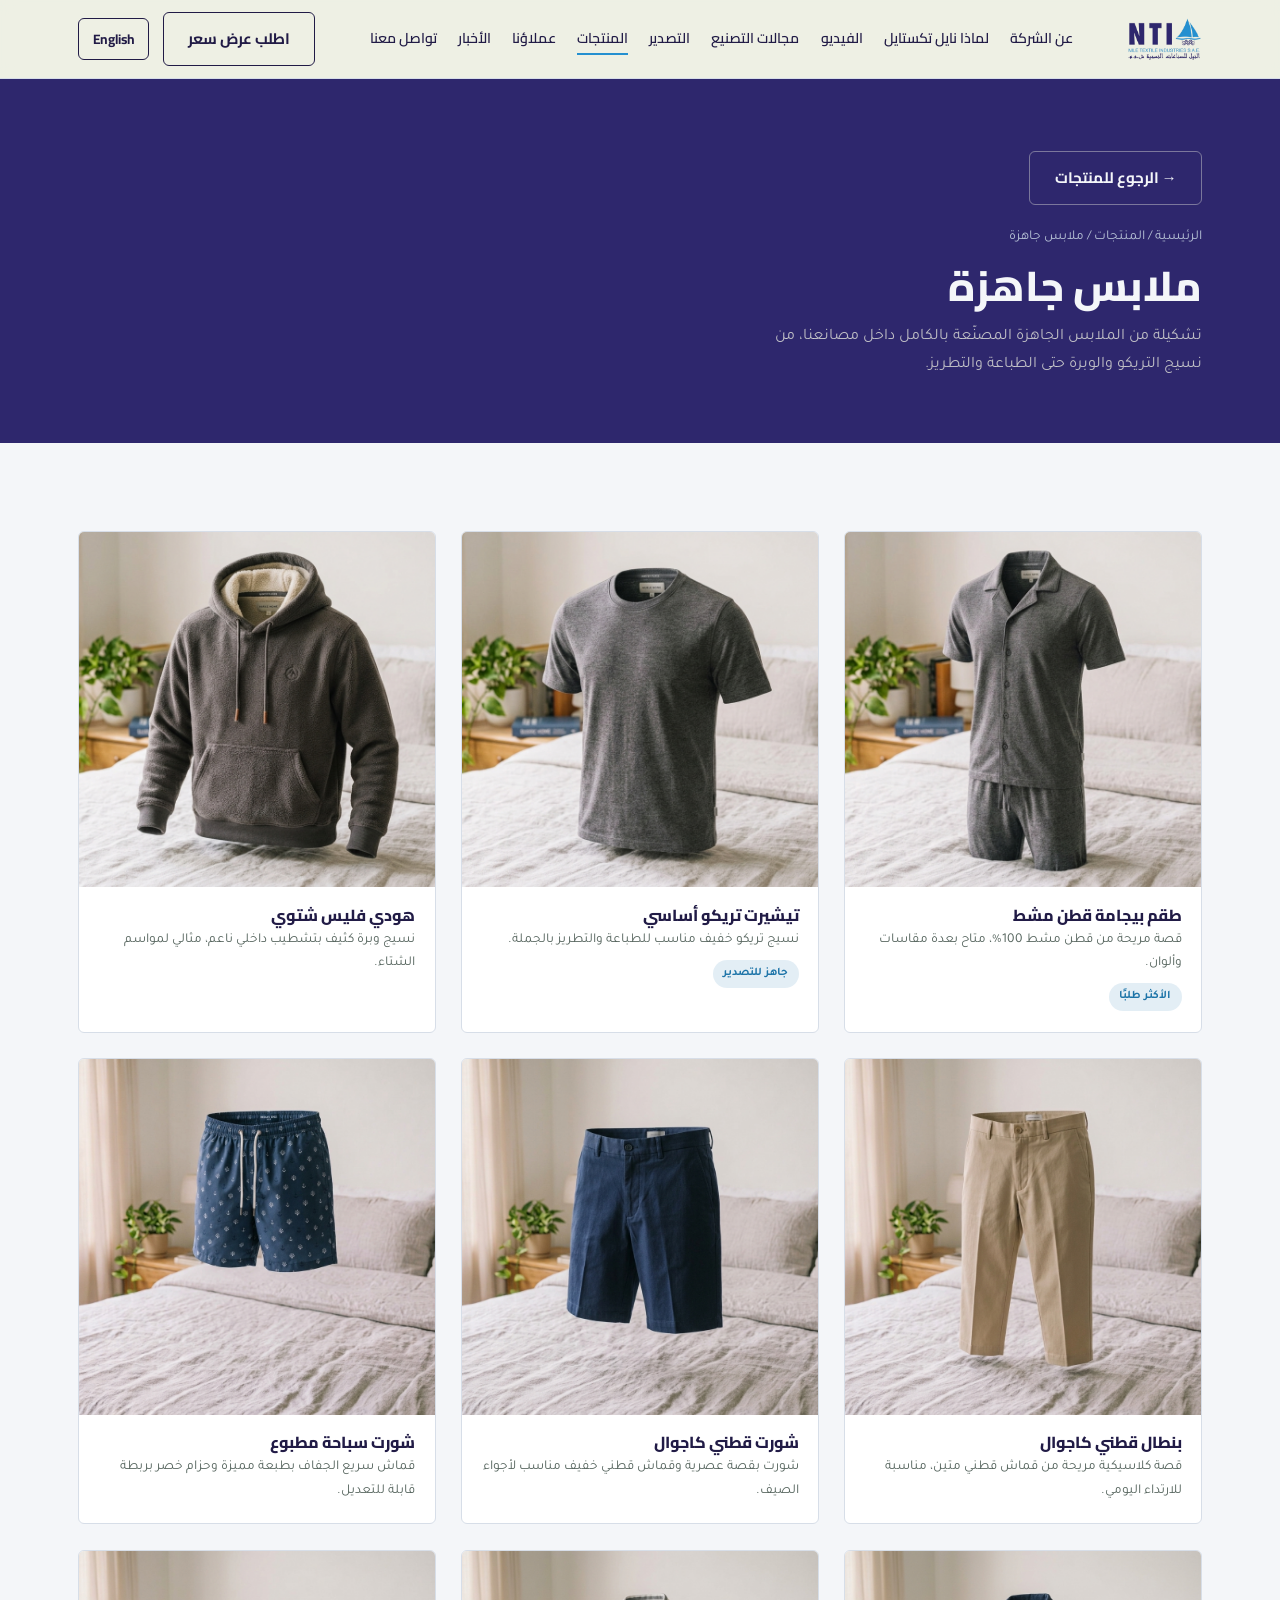
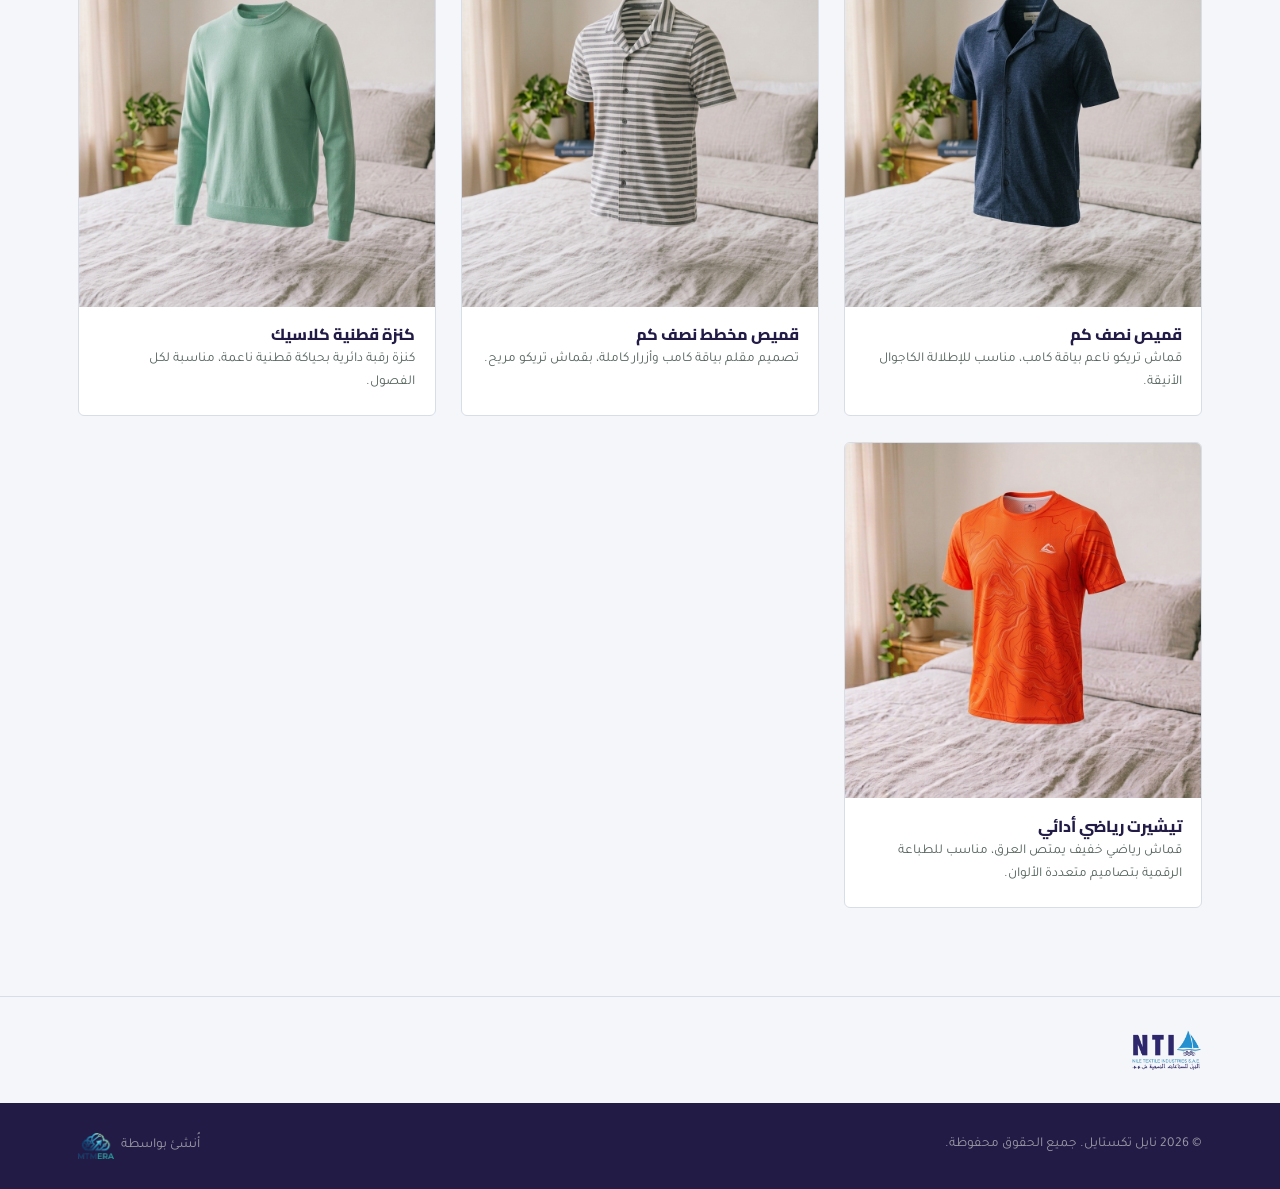
<file: pages/category-clothes.html>
<!doctype html>
<html lang="ar" dir="rtl">
<head>
<meta charset="UTF-8">
<meta name="viewport" content="width=device-width, initial-scale=1.0">
<title data-title-ar="ملابس جاهزة | نايل تكستايل" data-title-en="Ready-made Clothing | Nile Textile">ملابس جاهزة | نايل تكستايل</title>
<meta name="description" content="تصفح تشكيلة الملابس الجاهزة من نايل تكستايل — تريكو ووبرة، بمقاسات وألوان جاهزة للتصدير.">
<link rel="icon" href="../assets/favicon.png">
<link rel="preconnect" href="https://fonts.googleapis.com">
<link href="https://fonts.googleapis.com/css2?family=Cairo:wght@600;700;800&family=Tajawal:wght@400;500;700&display=swap" rel="stylesheet">
<link rel="stylesheet" href="../css/style.css">
</head>
<body>

<header class="site-header">
  <div class="container">
    <a href="../index.html" class="brand">
      <img src="../assets/logo-full.png" alt="نايل للصناعات النسيجية — Nile Textile Industries">
    </a>
    <nav class="nav-links" id="nav-links">
      <a href="../index.html#about"><span data-lang="ar">عن الشركة</span><span data-lang="en">About</span></a>
      <a href="../index.html#why-nti"><span data-lang="ar">لماذا نايل تكستايل</span><span data-lang="en">Why NTI</span></a>
      <a href="../index.html#video"><span data-lang="ar">الفيديو</span><span data-lang="en">Video</span></a>
      <a href="../index.html#capabilities"><span data-lang="ar">مجالات التصنيع</span><span data-lang="en">Capabilities</span></a>
      <a href="../index.html#export"><span data-lang="ar">التصدير</span><span data-lang="en">Export</span></a>
      <a href="../index.html#products" class="active"><span data-lang="ar">المنتجات</span><span data-lang="en">Products</span></a>
      <a href="../index.html#clients"><span data-lang="ar">عملاؤنا</span><span data-lang="en">Clients</span></a>
      <a href="../index.html#news"><span data-lang="ar">الأخبار</span><span data-lang="en">News</span></a>
      <a href="../index.html#contact"><span data-lang="ar">تواصل معنا</span><span data-lang="en">Contact</span></a>
    </nav>
    <div style="display:flex; align-items:center;">
      <a href="../index.html#contact" class="btn btn-outline header-cta">
        <span data-lang="ar">اطلب عرض سعر</span><span data-lang="en">Request a Quote</span>
      </a>
      <button class="lang-toggle" type="button">English</button>
    </div>
    <button class="nav-toggle" aria-label="فتح القائمة"><span></span><span></span><span></span></button>
  </div>
</header>

<div class="page-hero">
  <div class="container">
    <a href="../index.html#products" class="btn btn-ghost" style="margin-bottom:1.4em;">
      <span data-lang="ar">→ الرجوع للمنتجات</span><span data-lang="en">← Back to Products</span>
    </a>
    <div class="crumbs">
      <a href="../index.html"><span data-lang="ar">الرئيسية</span><span data-lang="en">Home</span></a> /
      <a href="../index.html#products"><span data-lang="ar">المنتجات</span><span data-lang="en">Products</span></a> /
      <span data-cat-title>ملابس جاهزة</span>
    </div>
    <h1 data-cat-title>ملابس جاهزة</h1>
    <p style="color:rgba(237,239,226,.75); max-width:52ch;">
      <span data-lang="ar">تشكيلة من الملابس الجاهزة المصنّعة بالكامل داخل مصانعنا، من نسيج التريكو والوبرة حتى الطباعة والتطريز.</span>
      <span data-lang="en">A range of ready-made clothing manufactured entirely in-house, from knit and fleece fabric through printing and embroidery.</span>
    </p>
  </div>
</div>

<section>
  <div class="container">
    <div id="product-grid" class="product-grid" data-cat="clothes">
      <!-- populated by category.js -->
    </div>
  </div>
</section>

<div class="footer-brand">
  <div class="container" style="display:flex; align-items:center;">
    <img src="../assets/logo-full.png" alt="نايل للصناعات النسيجية — Nile Textile Industries S.A.E.">
  </div>
</div>

<footer class="site-footer">
  <div class="container" style="display:flex; justify-content:space-between; flex-wrap:wrap; gap:1em;">
    <span><span data-lang="ar">© <span class="js-year"></span> نايل تكستايل. جميع الحقوق محفوظة.</span><span data-lang="en">© <span class="js-year"></span> Nile Textile. All rights reserved.</span></span>
    <span style="display:flex; align-items:center; gap:.5em;">
      <span data-lang="ar">أُنشئ بواسطة</span><span data-lang="en">Created by</span>
      <a href="https://www.mtmera.com" target="_blank" rel="noopener noreferrer"><img src="../assets/mtmera-logo.png" alt="MTMERA" style="height:26px; width:auto;"></a>
    </span>
  </div>
</footer>

<script src="../js/data.js"></script>
<script src="../js/main.js"></script>
<script src="../js/category.js"></script>
</body>
</html>
</file>
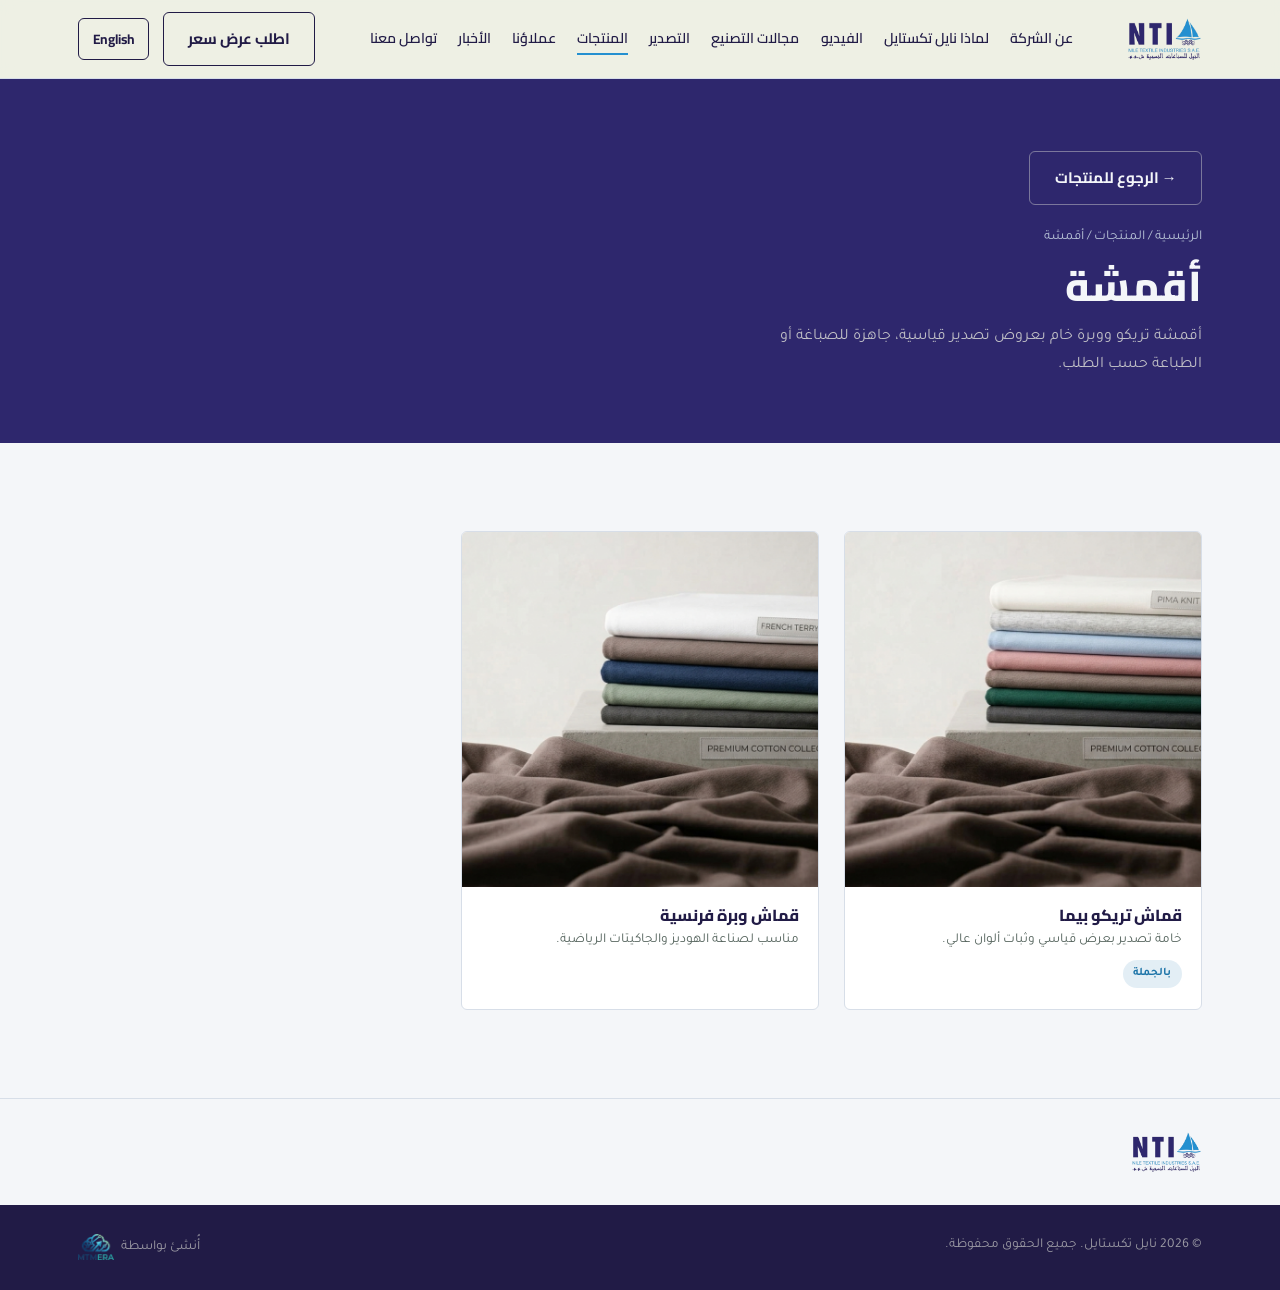
<file: pages/category-fabrics.html>
<!doctype html>
<html lang="ar" dir="rtl">
<head>
<meta charset="UTF-8">
<meta name="viewport" content="width=device-width, initial-scale=1.0">
<title data-title-ar="أقمشة | نايل تكستايل" data-title-en="Fabrics | Nile Textile">أقمشة | نايل تكستايل</title>
<meta name="description" content="أقمشة تريكو ووبرة خام بعروض تصدير قياسية، جاهزة للصباغة أو الطباعة حسب الطلب.">
<link rel="icon" href="../assets/favicon.png">
<link rel="preconnect" href="https://fonts.googleapis.com">
<link href="https://fonts.googleapis.com/css2?family=Cairo:wght@600;700;800&family=Tajawal:wght@400;500;700&display=swap" rel="stylesheet">
<link rel="stylesheet" href="../css/style.css">
</head>
<body>

<header class="site-header">
  <div class="container">
    <a href="../index.html" class="brand">
      <img src="../assets/logo-full.png" alt="نايل للصناعات النسيجية — Nile Textile Industries">
    </a>
    <nav class="nav-links" id="nav-links">
      <a href="../index.html#about"><span data-lang="ar">عن الشركة</span><span data-lang="en">About</span></a>
      <a href="../index.html#why-nti"><span data-lang="ar">لماذا نايل تكستايل</span><span data-lang="en">Why NTI</span></a>
      <a href="../index.html#video"><span data-lang="ar">الفيديو</span><span data-lang="en">Video</span></a>
      <a href="../index.html#capabilities"><span data-lang="ar">مجالات التصنيع</span><span data-lang="en">Capabilities</span></a>
      <a href="../index.html#export"><span data-lang="ar">التصدير</span><span data-lang="en">Export</span></a>
      <a href="../index.html#products" class="active"><span data-lang="ar">المنتجات</span><span data-lang="en">Products</span></a>
      <a href="../index.html#clients"><span data-lang="ar">عملاؤنا</span><span data-lang="en">Clients</span></a>
      <a href="../index.html#news"><span data-lang="ar">الأخبار</span><span data-lang="en">News</span></a>
      <a href="../index.html#contact"><span data-lang="ar">تواصل معنا</span><span data-lang="en">Contact</span></a>
    </nav>
    <div style="display:flex; align-items:center;">
      <a href="../index.html#contact" class="btn btn-outline header-cta">
        <span data-lang="ar">اطلب عرض سعر</span><span data-lang="en">Request a Quote</span>
      </a>
      <button class="lang-toggle" type="button">English</button>
    </div>
    <button class="nav-toggle" aria-label="فتح القائمة"><span></span><span></span><span></span></button>
  </div>
</header>

<div class="page-hero">
  <div class="container">
    <a href="../index.html#products" class="btn btn-ghost" style="margin-bottom:1.4em;">
      <span data-lang="ar">→ الرجوع للمنتجات</span><span data-lang="en">← Back to Products</span>
    </a>
    <div class="crumbs">
      <a href="../index.html"><span data-lang="ar">الرئيسية</span><span data-lang="en">Home</span></a> /
      <a href="../index.html#products"><span data-lang="ar">المنتجات</span><span data-lang="en">Products</span></a> /
      <span data-cat-title>أقمشة</span>
    </div>
    <h1 data-cat-title>أقمشة</h1>
    <p style="color:rgba(237,239,226,.75); max-width:52ch;">
      <span data-lang="ar">أقمشة تريكو ووبرة خام بعروض تصدير قياسية، جاهزة للصباغة أو الطباعة حسب الطلب.</span>
      <span data-lang="en">Raw knit and fleece fabrics in standard export widths, ready for dyeing or printing on request.</span>
    </p>
  </div>
</div>

<section>
  <div class="container">
    <div id="product-grid" class="product-grid" data-cat="fabrics">
      <!-- populated by category.js -->
    </div>
  </div>
</section>

<div class="footer-brand">
  <div class="container" style="display:flex; align-items:center;">
    <img src="../assets/logo-full.png" alt="نايل للصناعات النسيجية — Nile Textile Industries S.A.E.">
  </div>
</div>

<footer class="site-footer">
  <div class="container" style="display:flex; justify-content:space-between; flex-wrap:wrap; gap:1em;">
    <span><span data-lang="ar">© <span class="js-year"></span> نايل تكستايل. جميع الحقوق محفوظة.</span><span data-lang="en">© <span class="js-year"></span> Nile Textile. All rights reserved.</span></span>
    <span style="display:flex; align-items:center; gap:.5em;">
      <span data-lang="ar">أُنشئ بواسطة</span><span data-lang="en">Created by</span>
      <a href="https://www.mtmera.com" target="_blank" rel="noopener noreferrer"><img src="../assets/mtmera-logo.png" alt="MTMERA" style="height:26px; width:auto;"></a>
    </span>
  </div>
</footer>

<script src="../js/data.js"></script>
<script src="../js/main.js"></script>
<script src="../js/category.js"></script>
</body>
</html>
</file>
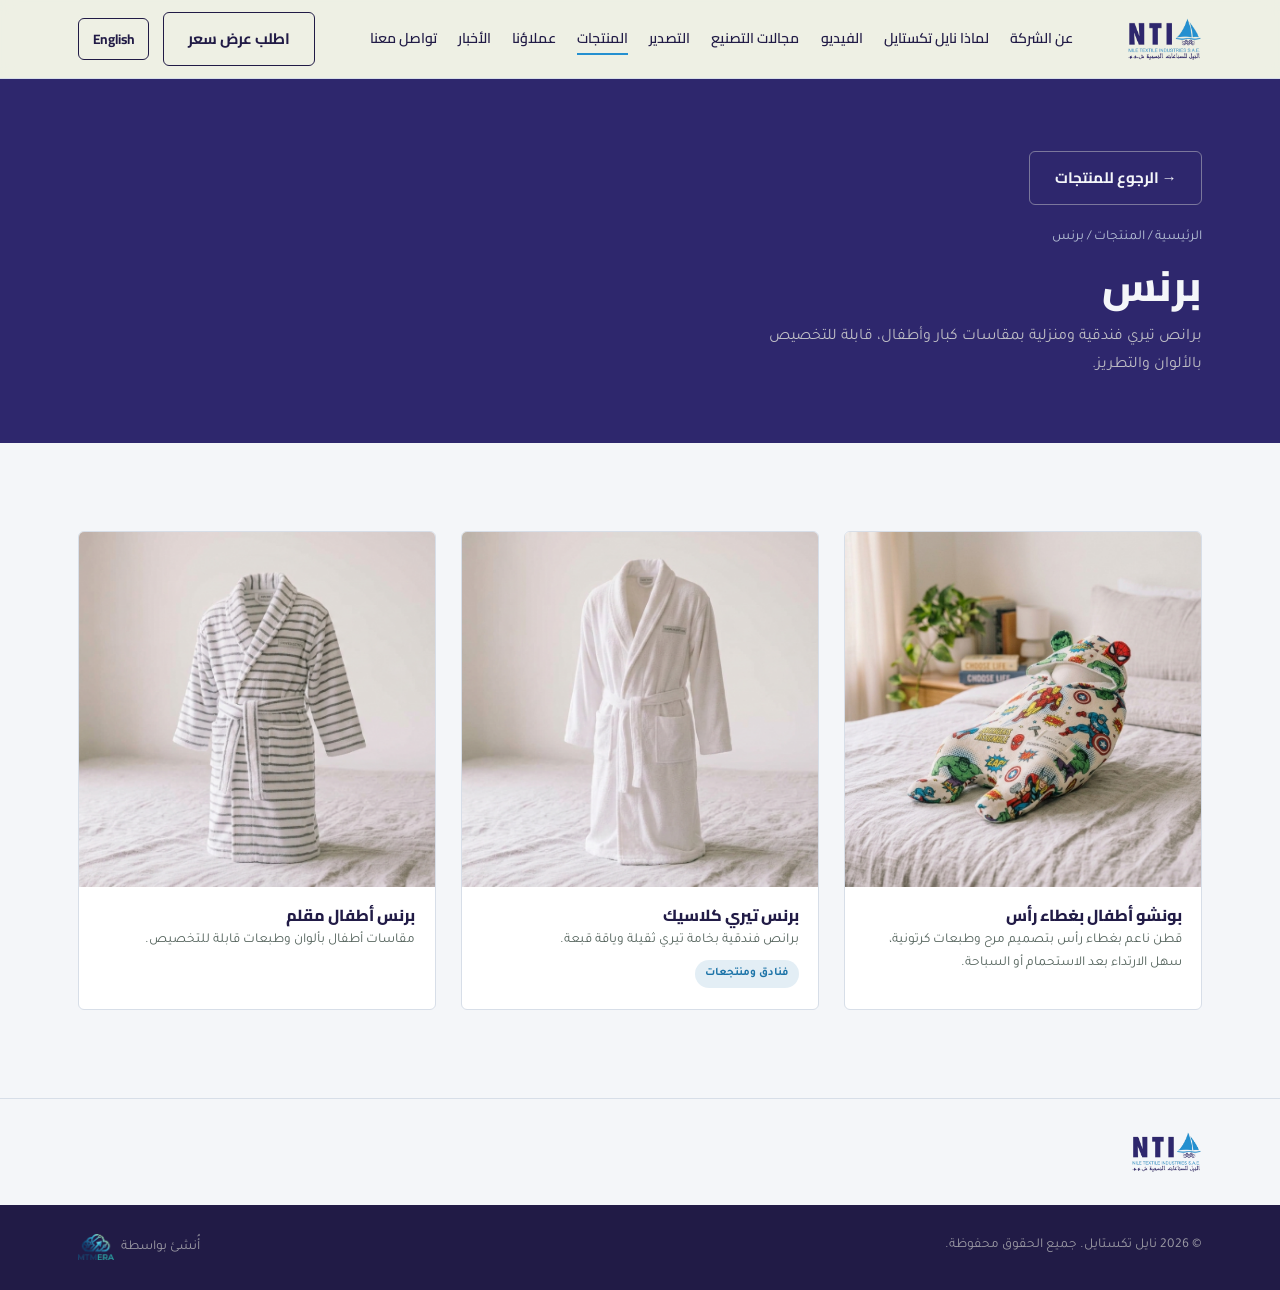
<file: pages/category-robes.html>
<!doctype html>
<html lang="ar" dir="rtl">
<head>
<meta charset="UTF-8">
<meta name="viewport" content="width=device-width, initial-scale=1.0">
<title data-title-ar="برنس | نايل تكستايل" data-title-en="Bathrobes | Nile Textile">برنس | نايل تكستايل</title>
<meta name="description" content="برانص تيري فندقية ومنزلية بمقاسات كبار وأطفال، قابلة للتخصيص بالألوان والتطريز.">
<link rel="icon" href="../assets/favicon.png">
<link rel="preconnect" href="https://fonts.googleapis.com">
<link href="https://fonts.googleapis.com/css2?family=Cairo:wght@600;700;800&family=Tajawal:wght@400;500;700&display=swap" rel="stylesheet">
<link rel="stylesheet" href="../css/style.css">
</head>
<body>

<header class="site-header">
  <div class="container">
    <a href="../index.html" class="brand">
      <img src="../assets/logo-full.png" alt="نايل للصناعات النسيجية — Nile Textile Industries">
    </a>
    <nav class="nav-links" id="nav-links">
      <a href="../index.html#about"><span data-lang="ar">عن الشركة</span><span data-lang="en">About</span></a>
      <a href="../index.html#why-nti"><span data-lang="ar">لماذا نايل تكستايل</span><span data-lang="en">Why NTI</span></a>
      <a href="../index.html#video"><span data-lang="ar">الفيديو</span><span data-lang="en">Video</span></a>
      <a href="../index.html#capabilities"><span data-lang="ar">مجالات التصنيع</span><span data-lang="en">Capabilities</span></a>
      <a href="../index.html#export"><span data-lang="ar">التصدير</span><span data-lang="en">Export</span></a>
      <a href="../index.html#products" class="active"><span data-lang="ar">المنتجات</span><span data-lang="en">Products</span></a>
      <a href="../index.html#clients"><span data-lang="ar">عملاؤنا</span><span data-lang="en">Clients</span></a>
      <a href="../index.html#news"><span data-lang="ar">الأخبار</span><span data-lang="en">News</span></a>
      <a href="../index.html#contact"><span data-lang="ar">تواصل معنا</span><span data-lang="en">Contact</span></a>
    </nav>
    <div style="display:flex; align-items:center;">
      <a href="../index.html#contact" class="btn btn-outline header-cta">
        <span data-lang="ar">اطلب عرض سعر</span><span data-lang="en">Request a Quote</span>
      </a>
      <button class="lang-toggle" type="button">English</button>
    </div>
    <button class="nav-toggle" aria-label="فتح القائمة"><span></span><span></span><span></span></button>
  </div>
</header>

<div class="page-hero">
  <div class="container">
    <a href="../index.html#products" class="btn btn-ghost" style="margin-bottom:1.4em;">
      <span data-lang="ar">→ الرجوع للمنتجات</span><span data-lang="en">← Back to Products</span>
    </a>
    <div class="crumbs">
      <a href="../index.html"><span data-lang="ar">الرئيسية</span><span data-lang="en">Home</span></a> /
      <a href="../index.html#products"><span data-lang="ar">المنتجات</span><span data-lang="en">Products</span></a> /
      <span data-cat-title>برنس</span>
    </div>
    <h1 data-cat-title>برنس</h1>
    <p style="color:rgba(237,239,226,.75); max-width:52ch;">
      <span data-lang="ar">برانص تيري فندقية ومنزلية بمقاسات كبار وأطفال، قابلة للتخصيص بالألوان والتطريز.</span>
      <span data-lang="en">Hotel-grade and household terry bathrobes in adult and kids sizes, customisable in colour and embroidery.</span>
    </p>
  </div>
</div>

<section>
  <div class="container">
    <div id="product-grid" class="product-grid" data-cat="robes">
      <!-- populated by category.js -->
    </div>
  </div>
</section>

<div class="footer-brand">
  <div class="container" style="display:flex; align-items:center;">
    <img src="../assets/logo-full.png" alt="نايل للصناعات النسيجية — Nile Textile Industries S.A.E.">
  </div>
</div>

<footer class="site-footer">
  <div class="container" style="display:flex; justify-content:space-between; flex-wrap:wrap; gap:1em;">
    <span><span data-lang="ar">© <span class="js-year"></span> نايل تكستايل. جميع الحقوق محفوظة.</span><span data-lang="en">© <span class="js-year"></span> Nile Textile. All rights reserved.</span></span>
    <span style="display:flex; align-items:center; gap:.5em;">
      <span data-lang="ar">أُنشئ بواسطة</span><span data-lang="en">Created by</span>
      <a href="https://www.mtmera.com" target="_blank" rel="noopener noreferrer"><img src="../assets/mtmera-logo.png" alt="MTMERA" style="height:26px; width:auto;"></a>
    </span>
  </div>
</footer>

<script src="../js/data.js"></script>
<script src="../js/main.js"></script>
<script src="../js/category.js"></script>
</body>
</html>
</file>
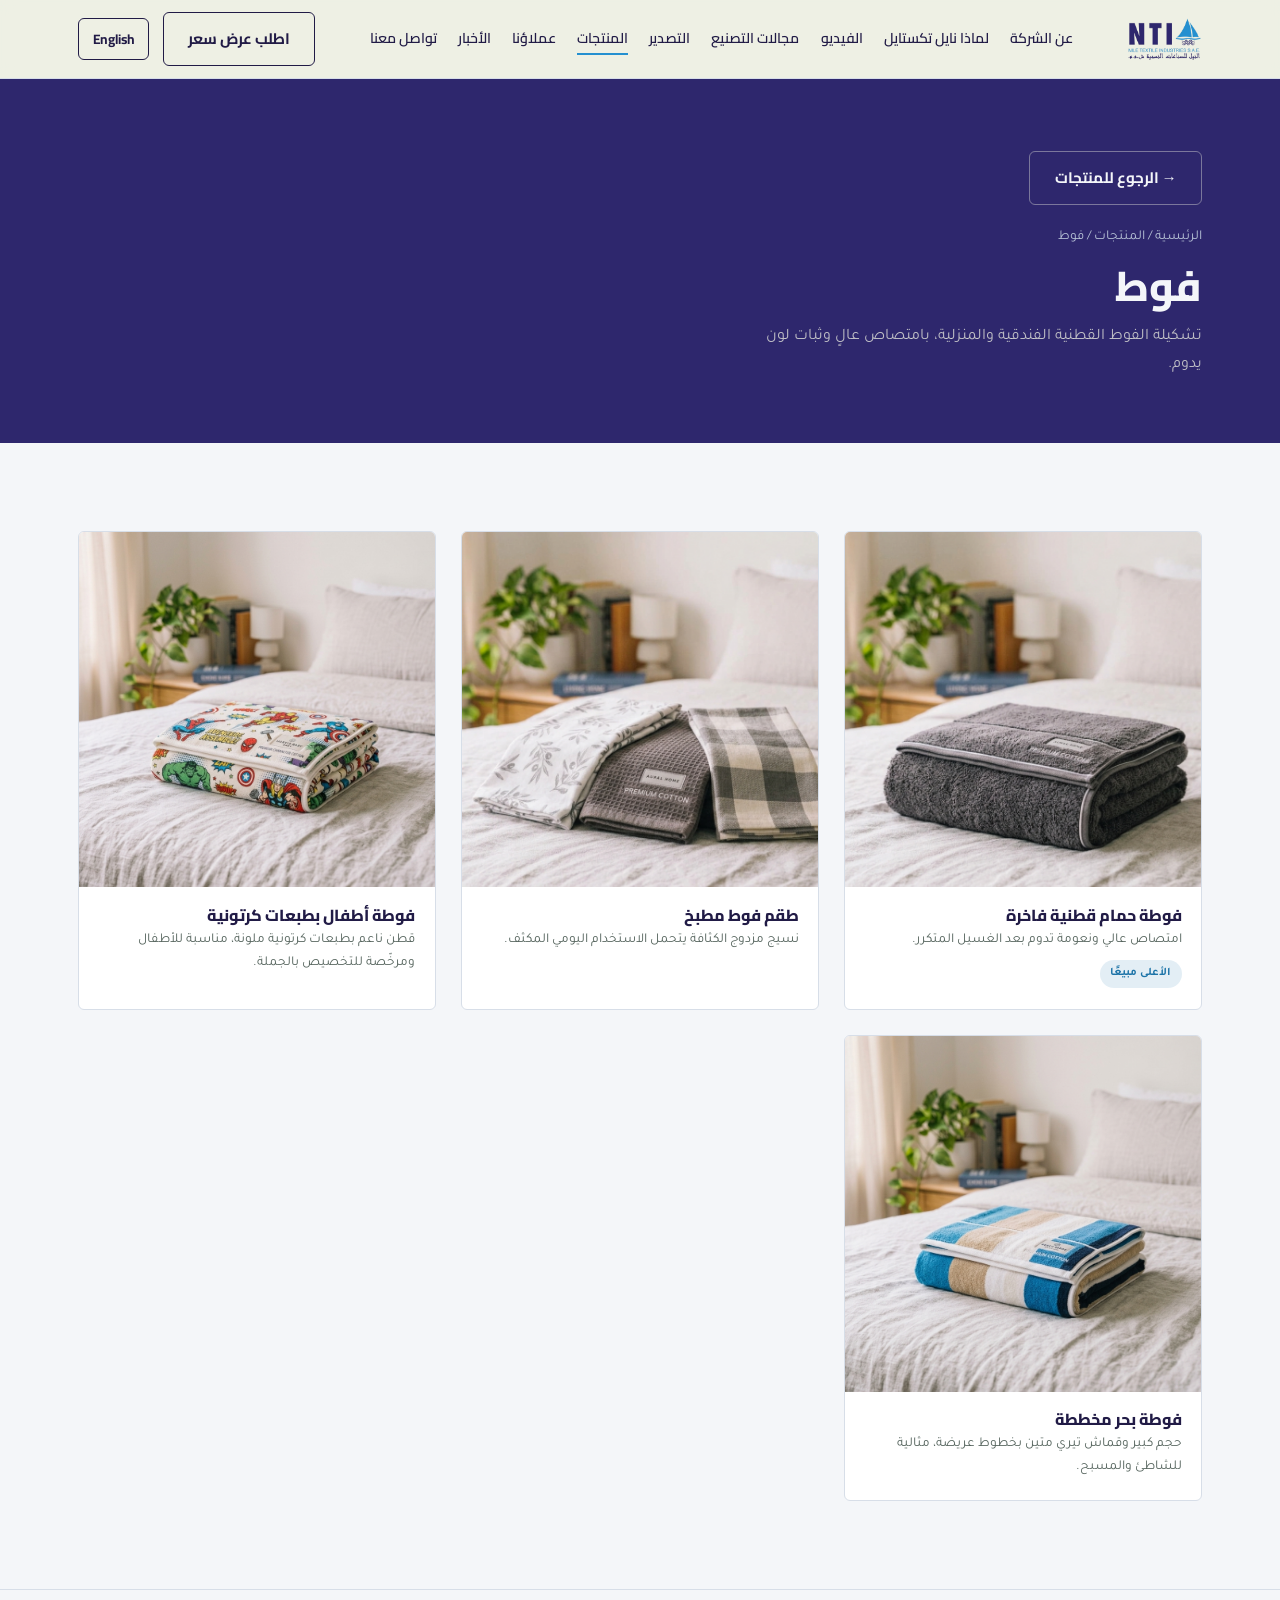
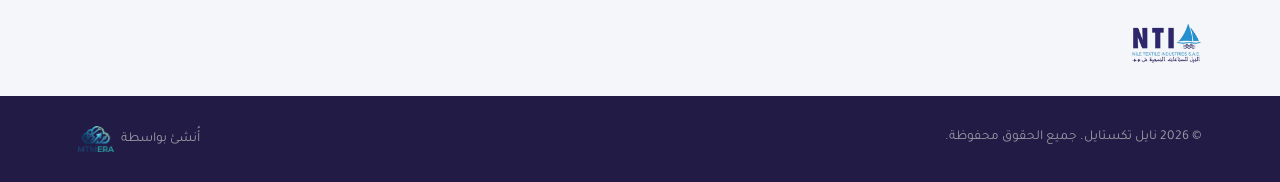
<file: pages/category-towels.html>
<!doctype html>
<html lang="ar" dir="rtl">
<head>
<meta charset="UTF-8">
<meta name="viewport" content="width=device-width, initial-scale=1.0">
<title data-title-ar="فوط | نايل تكستايل" data-title-en="Towels | Nile Textile">فوط | نايل تكستايل</title>
<meta name="description" content="تشكيلة الفوط القطنية الفندقية والمنزلية، بامتصاص عالٍ وثبات لون يدوم.">
<link rel="icon" href="../assets/favicon.png">
<link rel="preconnect" href="https://fonts.googleapis.com">
<link href="https://fonts.googleapis.com/css2?family=Cairo:wght@600;700;800&family=Tajawal:wght@400;500;700&display=swap" rel="stylesheet">
<link rel="stylesheet" href="../css/style.css">
</head>
<body>

<header class="site-header">
  <div class="container">
    <a href="../index.html" class="brand">
      <img src="../assets/logo-full.png" alt="نايل للصناعات النسيجية — Nile Textile Industries">
    </a>
    <nav class="nav-links" id="nav-links">
      <a href="../index.html#about"><span data-lang="ar">عن الشركة</span><span data-lang="en">About</span></a>
      <a href="../index.html#why-nti"><span data-lang="ar">لماذا نايل تكستايل</span><span data-lang="en">Why NTI</span></a>
      <a href="../index.html#video"><span data-lang="ar">الفيديو</span><span data-lang="en">Video</span></a>
      <a href="../index.html#capabilities"><span data-lang="ar">مجالات التصنيع</span><span data-lang="en">Capabilities</span></a>
      <a href="../index.html#export"><span data-lang="ar">التصدير</span><span data-lang="en">Export</span></a>
      <a href="../index.html#products" class="active"><span data-lang="ar">المنتجات</span><span data-lang="en">Products</span></a>
      <a href="../index.html#clients"><span data-lang="ar">عملاؤنا</span><span data-lang="en">Clients</span></a>
      <a href="../index.html#news"><span data-lang="ar">الأخبار</span><span data-lang="en">News</span></a>
      <a href="../index.html#contact"><span data-lang="ar">تواصل معنا</span><span data-lang="en">Contact</span></a>
    </nav>
    <div style="display:flex; align-items:center;">
      <a href="../index.html#contact" class="btn btn-outline header-cta">
        <span data-lang="ar">اطلب عرض سعر</span><span data-lang="en">Request a Quote</span>
      </a>
      <button class="lang-toggle" type="button">English</button>
    </div>
    <button class="nav-toggle" aria-label="فتح القائمة"><span></span><span></span><span></span></button>
  </div>
</header>

<div class="page-hero">
  <div class="container">
    <a href="../index.html#products" class="btn btn-ghost" style="margin-bottom:1.4em;">
      <span data-lang="ar">→ الرجوع للمنتجات</span><span data-lang="en">← Back to Products</span>
    </a>
    <div class="crumbs">
      <a href="../index.html"><span data-lang="ar">الرئيسية</span><span data-lang="en">Home</span></a> /
      <a href="../index.html#products"><span data-lang="ar">المنتجات</span><span data-lang="en">Products</span></a> /
      <span data-cat-title>فوط</span>
    </div>
    <h1 data-cat-title>فوط</h1>
    <p style="color:rgba(237,239,226,.75); max-width:52ch;">
      <span data-lang="ar">تشكيلة الفوط القطنية الفندقية والمنزلية، بامتصاص عالٍ وثبات لون يدوم.</span>
      <span data-lang="en">A range of hotel-grade and household cotton towels with high absorbency and lasting colour fastness.</span>
    </p>
  </div>
</div>

<section>
  <div class="container">
    <div id="product-grid" class="product-grid" data-cat="towels">
      <!-- populated by category.js -->
    </div>
  </div>
</section>

<div class="footer-brand">
  <div class="container" style="display:flex; align-items:center;">
    <img src="../assets/logo-full.png" alt="نايل للصناعات النسيجية — Nile Textile Industries S.A.E.">
  </div>
</div>

<footer class="site-footer">
  <div class="container" style="display:flex; justify-content:space-between; flex-wrap:wrap; gap:1em;">
    <span><span data-lang="ar">© <span class="js-year"></span> نايل تكستايل. جميع الحقوق محفوظة.</span><span data-lang="en">© <span class="js-year"></span> Nile Textile. All rights reserved.</span></span>
    <span style="display:flex; align-items:center; gap:.5em;">
      <span data-lang="ar">أُنشئ بواسطة</span><span data-lang="en">Created by</span>
      <a href="https://www.mtmera.com" target="_blank" rel="noopener noreferrer"><img src="../assets/mtmera-logo.png" alt="MTMERA" style="height:26px; width:auto;"></a>
    </span>
  </div>
</footer>

<script src="../js/data.js"></script>
<script src="../js/main.js"></script>
<script src="../js/category.js"></script>
</body>
</html>
</file>
<file: css/style.css>
/* ============================================================
   Nile Textile — Design tokens
   Palette inspired by natural dye vats and raw cotton, not the
   default cream/terracotta AI look.
   ============================================================ */
:root {
  --ink: #211b46;          /* deep navy-black — primary text */
  --papyrus: #f4f6f9;      /* pale cool background */
  --papyrus-2: #e7ecf2;    /* slightly deeper panel tint */
  --teal-deep: #2e276d;    /* brand navy (from logo) — dark panels */
  --teal-deep-2: #1e1948;  /* darker navy variant */
  --dye-gold: #2490d0;     /* brand sky blue (from logo) — accents */
  --thread-red: #1d74a8;   /* deep sky blue — CTAs / hover */
  --sand: #b7c2d6;         /* muted slate-blue — borders, numerals */
  --sand-line: #d7dee8;    /* light borders */
  --marker-red: #e2483f;   /* export-map marker accent */

  --font-display: 'Cairo', 'Tajawal', sans-serif;
  --font-body: 'Tajawal', 'Cairo', sans-serif;

  --container: 1180px;
  --radius: 6px;
  --ease: cubic-bezier(.4,0,.2,1);
}

* { box-sizing: border-box; }
html { scroll-behavior: smooth; }

@media (prefers-reduced-motion: reduce) {
  html { scroll-behavior: auto; }
  *, *::before, *::after { animation-duration: 0.01ms !important; animation-iteration-count: 1 !important; transition-duration: 0.01ms !important; }
}

html { direction: rtl; }
html.lang-en { direction: ltr; }

body {
  margin: 0;
  font-family: var(--font-body);
  background: var(--papyrus);
  color: var(--ink);
  direction: inherit;
  line-height: 1.7;
  -webkit-font-smoothing: antialiased;
  overflow-x: hidden;
}

/* ---------- bilingual (AR default / EN toggle) ---------- */
[data-lang="en"] { display: none !important; }
html.lang-en [data-lang="ar"] { display: none !important; }
html.lang-en [data-lang="en"] { display: inline !important; }
html.lang-en [data-lang="en"].block { display: block !important; }
.hero-stats div [data-lang] { display: none !important; }
html:not(.lang-en) .hero-stats div strong[data-lang="ar"] { display: block !important; }
html.lang-en .hero-stats div strong[data-lang="en"] { display: block !important; }
html:not(.lang-en) .hero-stats div span[data-lang="ar"] { display: inline !important; }
html.lang-en .hero-stats div span[data-lang="en"] { display: inline !important; }
.lang-toggle {
  font-family: var(--font-display); font-weight: 700; font-size: .85rem;
  border: 1.5px solid var(--ink); border-radius: var(--radius); background: transparent;
  color: var(--ink); padding: .5em 1em; cursor: pointer; margin-inline-start: 1em;
}
.lang-toggle:hover { background: var(--ink); color: var(--papyrus); }
.section-dark .lang-toggle, .hero .lang-toggle { border-color: rgba(237,239,226,.5); color: var(--papyrus); }
.section-dark .lang-toggle:hover, .hero .lang-toggle:hover { background: rgba(237,239,226,.15); }

img { max-width: 100%; display: block; }
a { color: inherit; text-decoration: none; }

.container {
  width: 100%;
  max-width: var(--container);
  margin: 0 auto;
  padding: 0 28px;
}

h1, h2, h3, h4 {
  font-family: var(--font-display);
  font-weight: 800;
  margin: 0 0 .5em;
  line-height: 1.25;
}

p { margin: 0 0 1em; }

.eyebrow {
  font-family: var(--font-display);
  font-size: .8rem;
  font-weight: 700;
  letter-spacing: .12em;
  color: var(--thread-red);
  text-transform: uppercase;
  display: inline-block;
  margin-bottom: .8em;
}

/* ---------- weave rule (signature divider) ---------- */
.weave-rule {
  width: 100%;
  height: 14px;
  overflow: hidden;
  display: block;
}
.weave-rule svg { width: 100%; height: 100%; display: block; }

/* ---------- buttons ---------- */
.btn {
  display: inline-flex;
  align-items: center;
  gap: .5em;
  font-family: var(--font-display);
  font-weight: 700;
  font-size: .95rem;
  padding: .85em 1.6em;
  border-radius: var(--radius);
  border: 1.5px solid transparent;
  cursor: pointer;
  transition: transform .25s var(--ease), background .25s var(--ease), color .25s var(--ease), border-color .25s var(--ease);
}
.btn:hover { transform: translateY(-2px); }
.btn:focus-visible { outline: 3px solid var(--dye-gold); outline-offset: 2px; }

.btn-primary { background: var(--thread-red); color: #fff; }
.btn-primary:hover { background: #155e88; }

.btn-ghost { background: transparent; color: var(--papyrus); border-color: rgba(237,239,226,.4); }
.btn-ghost:hover { background: rgba(237,239,226,.12); }

.btn-outline { background: transparent; color: var(--ink); border-color: var(--ink); }
.btn-outline:hover { background: var(--ink); color: var(--papyrus); }

/* ---------- header ---------- */
.site-header {
  position: sticky; top: 0; z-index: 50;
  border-bottom: 1px solid var(--sand-line);
}
.site-header::before {
  content: '';
  position: absolute; inset: 0; z-index: -1;
  background: rgba(237,239,226,.92);
  backdrop-filter: blur(8px);
}
.site-header .container {
  display: flex; align-items: center; justify-content: space-between;
  height: 78px;
}
.brand { display: flex; align-items: center; gap: .7em; font-family: var(--font-display); font-weight: 800; font-size: 1.15rem; }
.brand img { height: 44px; width: auto; object-fit: contain; }

.nav-links { display: flex; gap: 1.5em; font-family: var(--font-display); font-weight: 600; font-size: .88rem; }
.nav-links a { position: relative; padding: .3em 0; white-space: nowrap; }
.nav-links a::after {
  content: ''; position: absolute; inset-inline-start: 0; bottom: 0; height: 2px; width: 0;
  background: var(--dye-gold); transition: width .3s var(--ease);
}
.nav-links a:hover::after, .nav-links a.active::after { width: 100%; }

.nav-toggle { display: none; background: none; border: none; cursor: pointer; }
.nav-toggle span { display: block; width: 24px; height: 2px; background: var(--ink); margin: 5px 0; }

@media (max-width: 1050px) {
  .nav-links {
    position: fixed; inset: 78px 0 0 0; background: var(--papyrus);
    flex-direction: column; padding: 2em 28px; gap: 1.4em;
    transform: translateY(-8px); opacity: 0; pointer-events: none;
    transition: transform .3s var(--ease), opacity .3s var(--ease);
  }
  .nav-links.open { transform: translateY(0); opacity: 1; pointer-events: auto; }
  .nav-toggle { display: block; }
  .header-cta { display: none; }
}

/* ---------- hero ---------- */
.hero {
  position: relative;
  background: var(--teal-deep) url('../assets/hero-photo.jpg') center/cover no-repeat;
  color: var(--papyrus);
  overflow: hidden;
  padding: 7em 0 6em;
}
.hero::before {
  content: '';
  position: absolute; inset: 0; z-index: 1;
  background: linear-gradient(90deg, rgba(30,25,72,.55) 0%, rgba(30,25,72,.82) 55%, rgba(30,25,72,.94) 100%);
}
@media (max-width: 760px) {
  .hero::before {
    background: linear-gradient(180deg, rgba(30,25,72,.75) 0%, rgba(30,25,72,.92) 100%);
  }
}
.hero .container { position: relative; z-index: 3; }
.hero-weave {
  position: absolute; inset: 0; z-index: 2; opacity: .35;
}
.hero-weave .weave-h, .hero-weave .weave-v {
  stroke-dasharray: 1300;
  stroke-dashoffset: 1300;
  animation: nt-thread 1.8s var(--ease) forwards;
}
.hero-weave .weave-h:nth-child(2) { animation-delay: .05s; }
.hero-weave .weave-h:nth-child(3) { animation-delay: .1s; }
.hero-weave .weave-h:nth-child(4) { animation-delay: .15s; }
.hero-weave .weave-h:nth-child(5) { animation-delay: .2s; }
.hero-weave .weave-h:nth-child(6) { animation-delay: .25s; }
.hero-weave .weave-h:nth-child(7) { animation-delay: .3s; }
.hero-weave .weave-h:nth-child(8) { animation-delay: .35s; }
.hero-weave g:last-child path { animation-name: nt-thread-v; }
@keyframes nt-thread { to { stroke-dashoffset: 0; } }
@keyframes nt-thread-v { to { stroke-dashoffset: 0; } }
@media (prefers-reduced-motion: reduce) {
  .hero-weave .weave-h, .hero-weave .weave-v { animation: none; stroke-dashoffset: 0; }
}
.hero-eyebrow { color: var(--dye-gold); }
.hero h1 {
  font-size: clamp(2.2rem, 5vw, 3.6rem);
  max-width: 14ch;
}
.hero p.lead {
  max-width: 46ch;
  font-size: 1.15rem;
  color: rgba(237,239,226,.85);
}
.hero-actions { display: flex; gap: 1em; margin-top: 1.6em; flex-wrap: wrap; }

.hero-stats {
  display: grid; grid-template-columns: repeat(3, 1fr); gap: 1.4em;
  margin-top: 3.5em; max-width: 640px;
  border-top: 1px solid rgba(237,239,226,.2); padding-top: 1.8em;
}
.hero-stats div strong { display: block; font-family: var(--font-display); font-size: 1.7rem; color: var(--dye-gold); }
.hero-stats div span { font-size: .85rem; color: rgba(237,239,226,.7); }
#values .hero-stats div span { color: #55645d; }

/* ---------- sections ---------- */
section { padding: 5.5em 0; }
.section-head { max-width: 640px; margin-bottom: 2.6em; }
.section-alt { background: var(--papyrus-2); }
.section-dark { background: var(--ink); color: var(--papyrus); }
.section-dark .eyebrow { color: var(--dye-gold); }

/* ---------- about ---------- */
.about-grid { display: grid; grid-template-columns: 1.1fr .9fr; gap: 3.5em; align-items: center; }
@media (max-width: 860px) { .about-grid { grid-template-columns: 1fr; } }
.about-figure {
  position: relative; border-radius: var(--radius); overflow: hidden;
  aspect-ratio: 16/9; background: linear-gradient(155deg, var(--sand) 0%, var(--dye-gold) 60%, var(--thread-red) 130%);
}
.about-figure img { position: absolute; inset: 0; width: 100%; height: 100%; object-fit: cover; }
.ceo-figure { aspect-ratio: 3/2; width: 100%; max-width: 480px; margin: 0 auto; }
@media (max-width: 860px) { .ceo-figure { max-width: 420px; } }

/* ---------- why NTI: image + stacked list ---------- */
.why-grid { display: grid; grid-template-columns: .9fr 1.1fr; gap: 2.6em; align-items: start; }
@media (max-width: 860px) { .why-grid { grid-template-columns: 1fr; } }
.why-figure {
  border-radius: var(--radius); overflow: hidden; aspect-ratio: 4/3;
}
.why-figure img { width: 100%; height: 100%; object-fit: cover; display: block; }
.why-list { display: flex; flex-direction: column; gap: 1.2em; }
.why-list .cap-card { border: none; background: transparent; padding: 0; border-radius: 0; }
.why-list .cap-card:hover { transform: none; }

/* ---------- capability cards ---------- */
.cap-grid { display: grid; grid-template-columns: repeat(3, 1fr); gap: 1.4em; }
@media (max-width: 900px) { .cap-grid { grid-template-columns: repeat(2, 1fr); } }
@media (max-width: 580px) { .cap-grid { grid-template-columns: 1fr; } }
.cap-card {
  background: var(--papyrus); border: 1px solid var(--sand-line); border-radius: var(--radius);
  overflow: hidden; transition: border-color .25s var(--ease), transform .25s var(--ease);
}
.cap-card:hover { border-color: var(--thread-red); transform: translateY(-4px); }
.cap-card .cap-thumb { aspect-ratio: 4/3; background: var(--papyrus-2); overflow: hidden; }
.cap-card .cap-thumb img { width: 100%; height: 100%; object-fit: cover; object-position: center; display: block; }
.cap-card .cap-body { padding: 1.5em 1.6em 1.8em; }
.cap-card h3 { font-size: 1.05rem; margin: 0 0 .3em; }
.cap-card p { font-size: .92rem; color: #45564f; margin: 0; }

/* ---------- certification cards ---------- */
.cert-grid { display: grid; grid-template-columns: repeat(4, 1fr); gap: 1.4em; }
@media (max-width: 900px) { .cert-grid { grid-template-columns: repeat(2, 1fr); } }
@media (max-width: 560px) { .cert-grid { grid-template-columns: 1fr; } }
.cert-card {
  background: #fff; border: 1px solid var(--sand-line); border-radius: var(--radius);
  overflow: hidden; text-align: center; transition: border-color .25s var(--ease), transform .25s var(--ease);
}
.cert-card:hover { border-color: var(--thread-red); transform: translateY(-4px); }
.cert-card .cert-thumb {
  display: flex; align-items: center; justify-content: center;
  aspect-ratio: 1/1; background: var(--papyrus-2); padding: 1em;
}
.cert-card .cert-thumb img { max-width: 100%; max-height: 100%; object-fit: contain; box-shadow: 0 2px 10px rgba(0,0,0,.1); }
.cert-card .cert-body { padding: 1.2em 1.3em 1.5em; }
.cert-card h3 { font-size: 1rem; margin: 0 0 .3em; }
.cert-card p { font-size: .85rem; color: #45564f; margin: 0; }
.cert-accredited { margin-top: 2.6em; padding-top: 2.2em; border-top: 1px solid var(--sand-line); text-align: center; }
.cert-accredited-label { display: block; font-family: var(--font-display); font-weight: 700; font-size: .85rem; color: #45564f; margin-bottom: 1.2em; }
.cert-accredited-logos { display: flex; align-items: center; justify-content: center; gap: 2.6em; flex-wrap: wrap; }
.cert-accredited-logos img { height: 40px; width: auto; }
@media (max-width: 560px) { .cert-accredited-logos img { height: 32px; } }

/* ---------- export map / countries ---------- */
.export-grid {
    display: grid;
    grid-template-columns: .85fr 1.15fr;
    gap: 3em;
    align-items: center;
}

@media (max-width: 900px) {
    .export-grid {
        grid-template-columns: 1fr;
    }
}

.export-map {
    background: var(--papyrus-2);
    border: 1px solid var(--sand-line);
    border-radius: var(--radius);
    padding: 1.4em;
}

.world-map-svg {
    width: 100%;
    height: auto;
    display: block;
    overflow: hidden;
}

.wm-land {
    fill: var(--sand);
}

.wm-land-highlight {
    fill: var(--dye-gold);
}

.wm-dot {
    fill: var(--marker-red);
    stroke: var(--papyrus-2);
    stroke-width: 1.5;
}

.wm-ping {
    fill: none;
    stroke: var(--marker-red);
    stroke-width: 2;
    transform-box: fill-box;
    transform-origin: center;
    animation: wm-pulse 2.6s ease-out infinite;
}

.wm-marker:nth-of-type(2) .wm-ping {
    animation-delay: .3s;
}

.wm-marker:nth-of-type(3) .wm-ping {
    animation-delay: .6s;
}

.wm-marker:nth-of-type(4) .wm-ping {
    animation-delay: .9s;
}

.wm-marker:nth-of-type(5) .wm-ping {
    animation-delay: 1.2s;
}

.wm-marker:nth-of-type(6) .wm-ping {
    animation-delay: 1.5s;
}

.wm-marker:nth-of-type(7) .wm-ping {
    animation-delay: 1.8s;
}

@keyframes wm-pulse {
    0% {
        transform: scale(.6);
        opacity: .9;
    }

    100% {
        transform: scale(3);
        opacity: 0;
    }
}

@media (prefers-reduced-motion: reduce) {
    .wm-ping {
        animation: none;
        opacity: 0;
    }
}
.country-strip { display: flex; flex-wrap: wrap; gap: .7em; }
.country-chip {
  border: 1px solid var(--sand-line); border-radius: 999px; padding: .5em 1.1em;
  font-family: var(--font-display); font-weight: 700; font-size: .88rem;
  background: #fff;
}

/* ---------- products ---------- */
/* ---------- products ---------- */
.product-cat-grid {
    display: grid;
    grid-template-columns: repeat(4, 1fr);
    gap: 1.4em;
}

@media (max-width: 900px) {
    .product-cat-grid {
        grid-template-columns: repeat(2, 1fr);
    }
}

@media (max-width: 560px) {
    .product-cat-grid {
        grid-template-columns: 1fr;
    }
}

.product-cat-card {
  position: relative; border-radius: var(--radius); overflow: hidden; aspect-ratio: 3/4;
  display: flex; align-items: flex-end; padding: 1.4em;
  color: #fff; background: var(--teal-deep);
}
.product-cat-card .pcc-art {
  position: absolute; inset: 0; width: 100%; height: 100%; z-index: 0;
  object-fit: cover; object-position: center;
}

    .product-cat-card .pcc-label {
        position: relative;
        z-index: 2;
    }

        .product-cat-card .pcc-label h3 {
            font-size: 1.15rem;
            margin: 0 0 .2em;
            color: var(--dye-gold);
        }

        .product-cat-card .pcc-label > span {
            display: inline-block;
            font-size: .8rem;
            color: #fff;
            font-weight: 700;
            background: rgba(36, 144, 208, .78);
            padding: .5em 1.1em;
            border-radius: 999px;
            margin-top: .7em;
            transition: background .25s var(--ease), transform .25s var(--ease);
        }

    .product-cat-card:hover .pcc-label > span {
        background: rgba(29, 116, 168, .85);
        transform: translateY(-2px);
    }

.product-grid {
    display: grid;
    grid-template-columns: repeat(3, 1fr);
    gap: 1.6em;
}

@media (max-width: 860px) {
    .product-grid {
        grid-template-columns: repeat(2, 1fr);
    }
}

@media (max-width: 560px) {
    .product-grid {
        grid-template-columns: 1fr;
    }
}

.product-card {
    background: #fff;
    border: 1px solid var(--sand-line);
    border-radius: var(--radius);
    overflow: hidden;
}

    .product-card .thumb {
        aspect-ratio: 1/1;
        background: var(--papyrus-2);
        position: relative;
        overflow: hidden;
    }

        .product-card .thumb svg {
            width: 100%;
            height: 100%;
        }

        .product-card .thumb img {
            width: 100%;
            height: 100%;
            object-fit: cover;
            object-position: center;
            display: block;
        }

    .product-card .body {
        padding: 1.1em 1.2em 1.3em;
    }

    .product-card h3 {
        font-size: 1rem;
        margin: 0 0 .25em;
    }

    .product-card p {
        font-size: .85rem;
        color: #55645d;
        margin: 0;
    }

    .product-card .tag {
        display: inline-block;
        font-size: .72rem;
        font-weight: 700;
        color: var(--thread-red);
        background: rgba(29, 116, 168, .12);
        border-radius: 999px;
        padding: .35em .9em;
        margin-top: .7em;
    }

.empty-state {
    border: 1.5px dashed var(--sand-line);
    border-radius: var(--radius);
    padding: 3em 1.5em;
    text-align: center;
    color: #55645d;
}

/* ---------- clients ---------- */
.client-grid { display: grid; grid-template-columns: repeat(5, 1fr); gap: 1.2em; }
@media (max-width: 760px) { .client-grid { grid-template-columns: repeat(3, 1fr); } }
@media (max-width: 480px) { .client-grid { grid-template-columns: repeat(2, 1fr); } }
.client-tile {
    background: #fff;
    border: 1px solid var(--sand-line);
    border-radius: var(--radius);
    display: flex;
    flex-direction: column;
    align-items: center;
    justify-content: center;
    padding: 1.6em 1.2em;
    min-width: 0;
    transition: transform .25s var(--ease), box-shadow .25s var(--ease), border-color .25s var(--ease);
}

    .client-tile:hover {
        transform: translateY(-3px);
        border-color: var(--sand);
        box-shadow: 0 16px 32px -18px rgba(30,25,72,.28);
    }

    .client-tile .client-logo-wrap {
        height: 64px;
        display: flex;
        align-items: center;
        justify-content: center;
        margin-bottom: .9em;
    }

    .client-tile .client-logo {
        max-width: 160px;
        max-height: 64px;
        width: auto;
        height: auto;
        object-fit: contain;
    }

    .client-tile .client-logo-fallback {
        width: 42px;
        height: 42px;
        border-radius: 50%;
        background: var(--papyrus-2);
        display: flex;
        align-items: center;
        justify-content: center;
        font-family: var(--font-display);
        font-weight: 800;
        color: var(--teal-deep);
        font-size: 1rem;
    }

    .client-tile .client-divider {
        width: 26px;
        height: 2px;
        background: var(--sand-line);
        margin-bottom: .9em;
    }

    .client-tile .client-name {
        font-family: var(--font-display);
        font-weight: 700;
        font-size: .74rem;
        letter-spacing: .04em;
        text-transform: uppercase;
        color: var(--ink);
        opacity: .62;
        text-align: center;
        overflow-wrap: break-word;
    }
/* ---------- contact / footer ---------- */
.contact-grid { display: grid; grid-template-columns: 1fr 1fr; gap: 3em; }
@media (max-width: 860px) { .contact-grid { grid-template-columns: 1fr; } }
.social-list { display: flex; gap: 1em; flex-wrap: wrap; margin-top: 1.4em; }
.social-list a {
  border: 1px solid rgba(237,239,226,.3); border-radius: var(--radius);
  padding: .6em 1.1em; font-size: .9rem; font-family: var(--font-display); font-weight: 700;
}
.social-list a:hover { border-color: var(--dye-gold); color: var(--dye-gold); }
#news .social-list a { border-color: var(--sand-line); color: var(--ink); }
#news .social-list a:hover { border-color: var(--thread-red); color: var(--thread-red); }

.form-field { margin-bottom: 1.1em; }
.form-field label { display: block; font-size: .85rem; font-weight: 700; margin-bottom: .4em; color: rgba(237,239,226,.85); }
.form-field input, .form-field textarea, .form-field select {
  width: 100%; padding: .8em .9em; border-radius: var(--radius); border: 1px solid rgba(237,239,226,.25);
  background: rgba(237,239,226,.06); color: var(--papyrus); font-family: var(--font-body); font-size: .95rem;
}
.form-field input:focus, .form-field textarea:focus, .form-field select:focus {
  outline: 2px solid var(--dye-gold); outline-offset: 1px; background: rgba(237,239,226,.1);
}
.form-field textarea { resize: vertical; min-height: 110px; }

.footer-brand {
  background: var(--papyrus); border-top: 1px solid var(--sand-line);
  padding: 2em 0; display: flex; align-items: center; gap: 1em;
}
.footer-brand img { height: 42px; }

.site-footer {
  background: var(--ink); color: rgba(237,239,226,.6); padding: 2.2em 0; font-size: .85rem;
  display: flex; justify-content: space-between; flex-wrap: wrap; gap: 1em;
}
.site-footer a:hover { color: var(--dye-gold); }

/* ---------- reveal on scroll ---------- */
.reveal { opacity: 0; transform: translateY(18px); transition: opacity .7s var(--ease), transform .7s var(--ease); }
.reveal.in { opacity: 1; transform: translateY(0); }

/* ---------- video section ---------- */
.video-section { background: var(--ink); color: var(--papyrus); }
.video-section .section-head { margin: 0 auto 2.6em; text-align: center; max-width: 640px; }
.video-section .eyebrow { color: var(--dye-gold); }
.video-frame {
  position: relative; width: 100%; max-width: 900px; margin: 0 auto;
  aspect-ratio: 16 / 9; border-radius: 10px; overflow: hidden;
  background: #000; box-shadow: 0 20px 60px -20px rgba(0,0,0,.6);
  border: 1px solid rgba(237,239,226,.12);
}
.video-frame iframe { position: absolute; inset: 0; width: 100%; height: 100%; border: 0; }
.video-facade {
  position: absolute; inset: 0; width: 100%; height: 100%; border: 0; padding: 0; cursor: pointer;
  background-size: cover; background-position: center;
}
.video-facade::after {
  content: ''; position: absolute; inset: 0;
  background: linear-gradient(180deg, rgba(20,32,28,.15) 0%, rgba(20,32,28,.55) 100%);
  transition: background .25s var(--ease);
}
.video-facade:hover::after { background: rgba(20,32,28,.35); }
.video-play {
  position: absolute; top: 50%; left: 50%; transform: translate(-50%, -50%);
  width: 76px; height: 76px; border-radius: 50%; z-index: 2;
  background: var(--dye-gold); display: flex; align-items: center; justify-content: center;
  transition: transform .25s var(--ease), background .25s var(--ease);
  box-shadow: 0 8px 24px rgba(0,0,0,.35);
}
.video-facade:hover .video-play { transform: translate(-50%, -50%) scale(1.08); background: var(--thread-red); }
.video-play svg { width: 26px; height: 26px; margin-inline-start: 4px; }
.video-caption {
  text-align: center; margin-top: 1.2em; font-size: .9rem; color: rgba(237,239,226,.65);
}
.page-hero {
  background: var(--teal-deep); color: var(--papyrus); padding: 4.5em 0 3em;
}
.page-hero .crumbs { font-size: .85rem; color: var(--sand); margin-bottom: .8em; }
.page-hero .crumbs a:hover { color: var(--dye-gold); }
.page-hero h1 { font-size: clamp(1.8rem, 4vw, 2.6rem); margin-bottom: .3em; }
</file>
